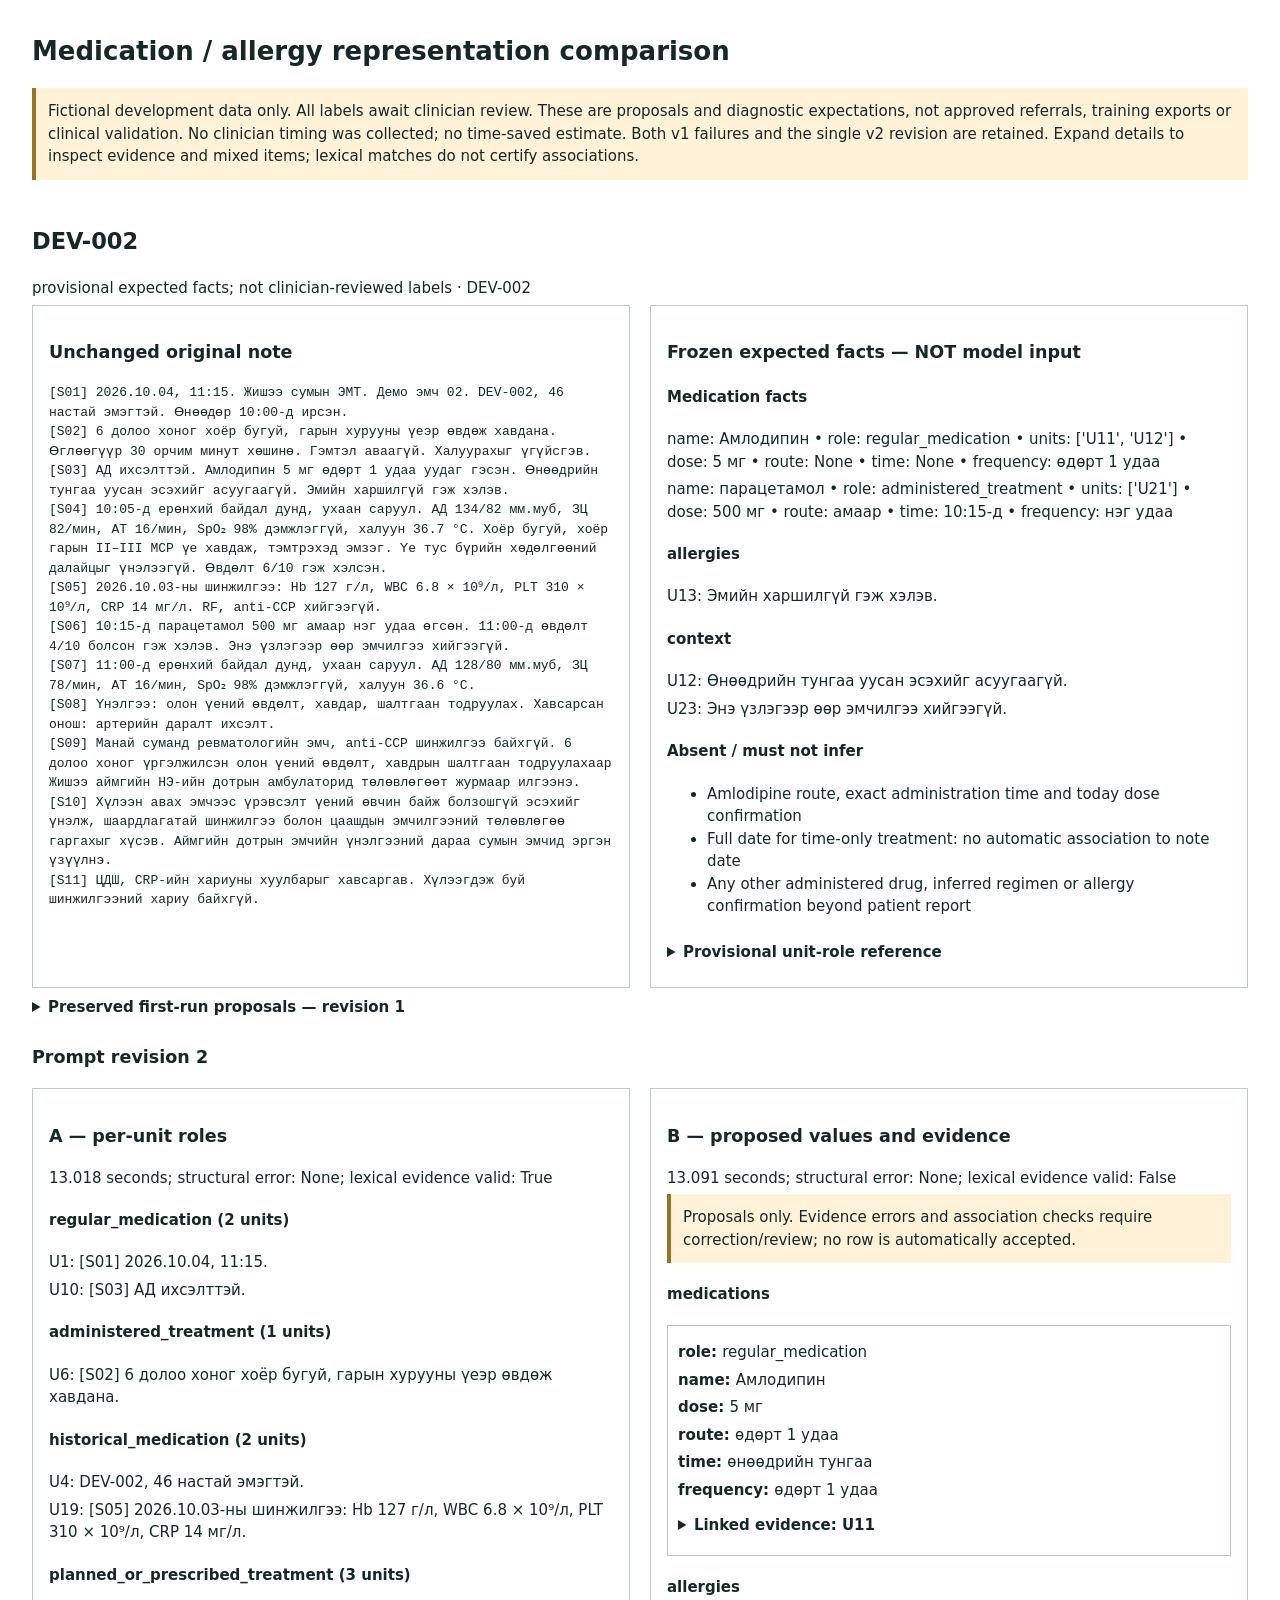
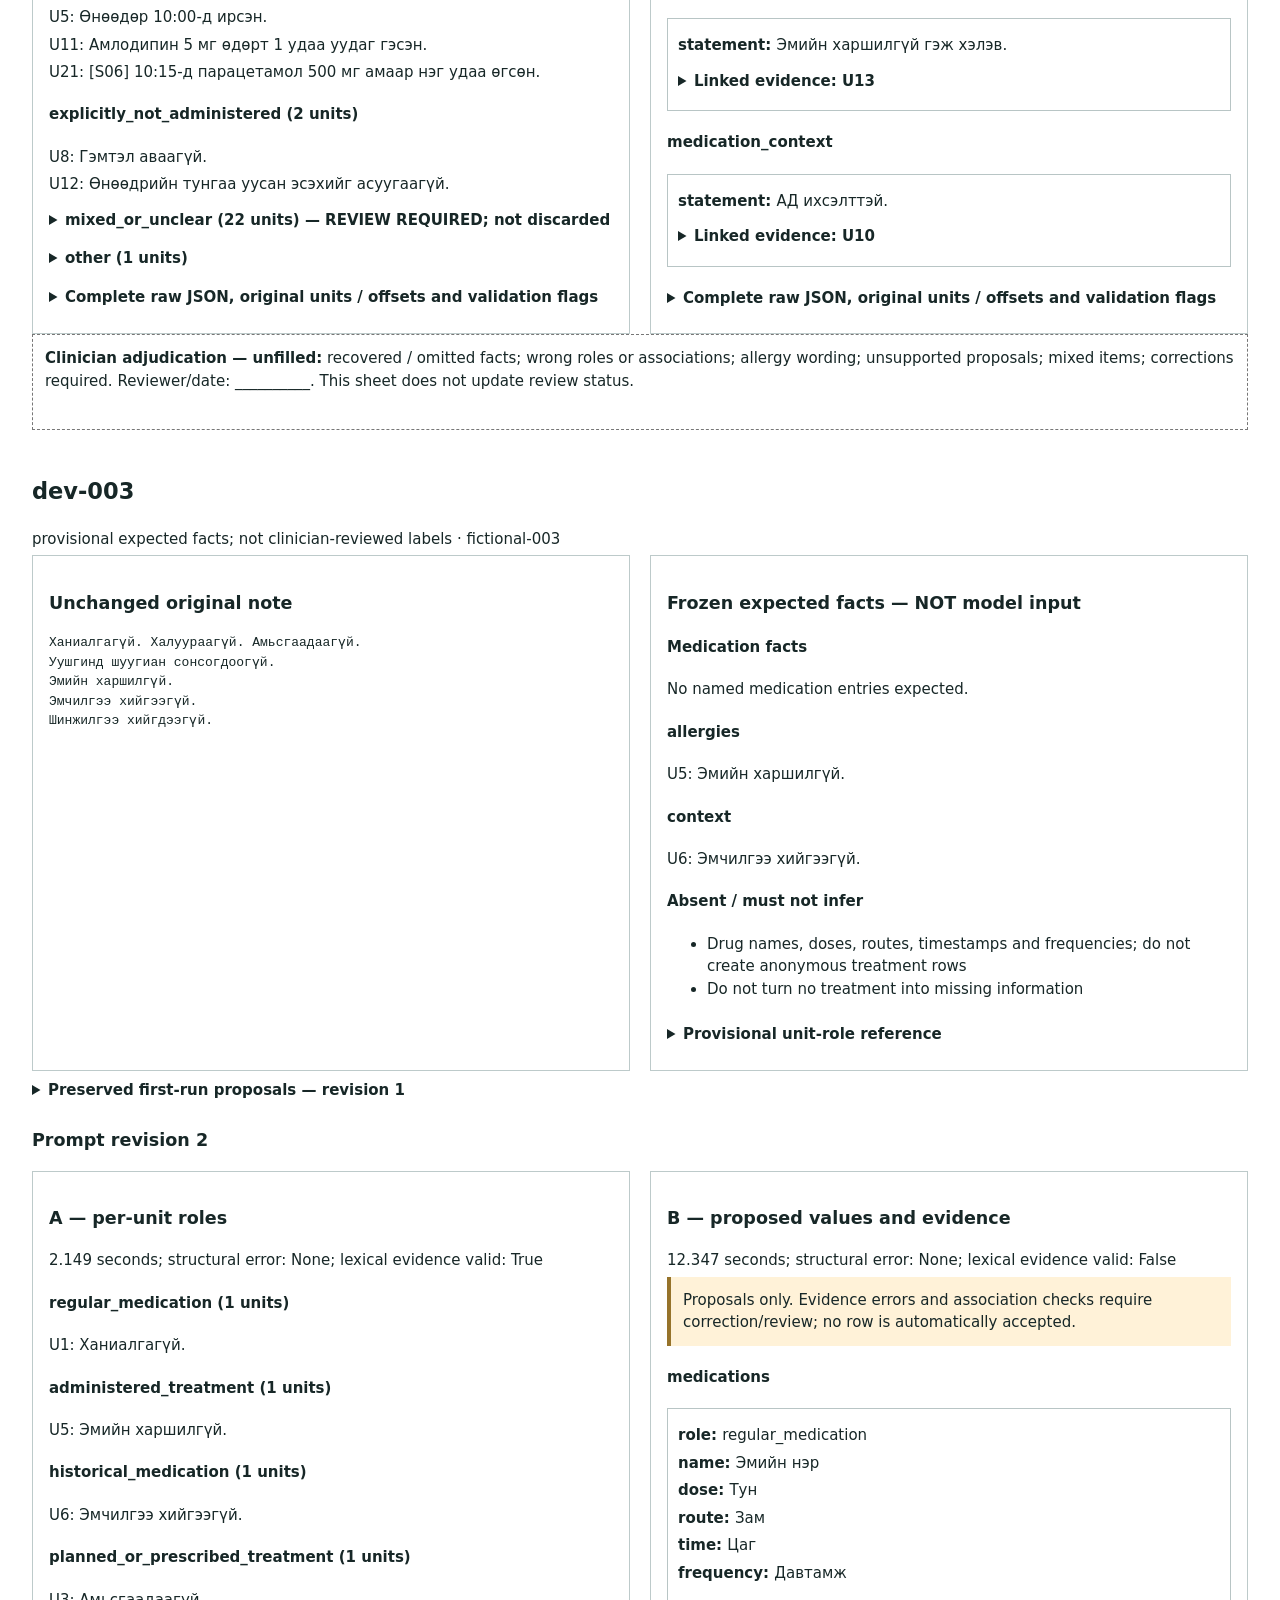
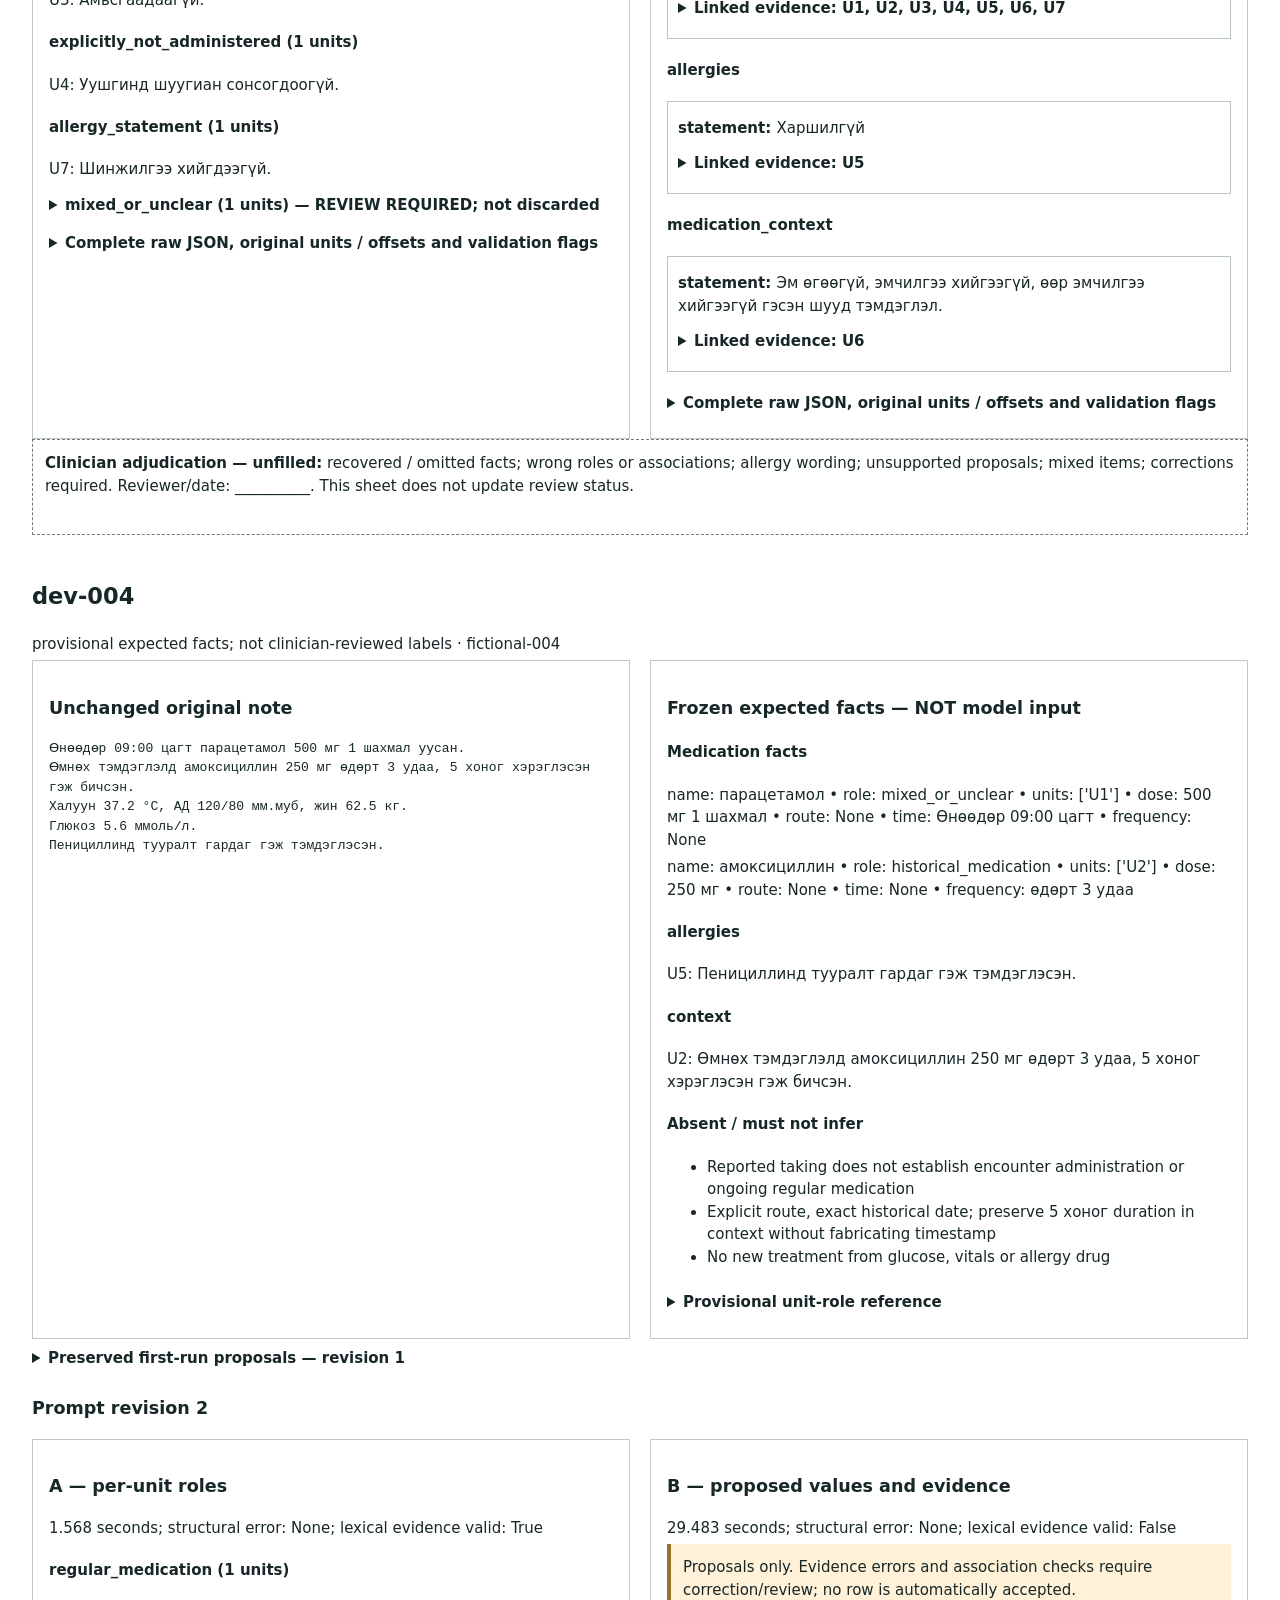
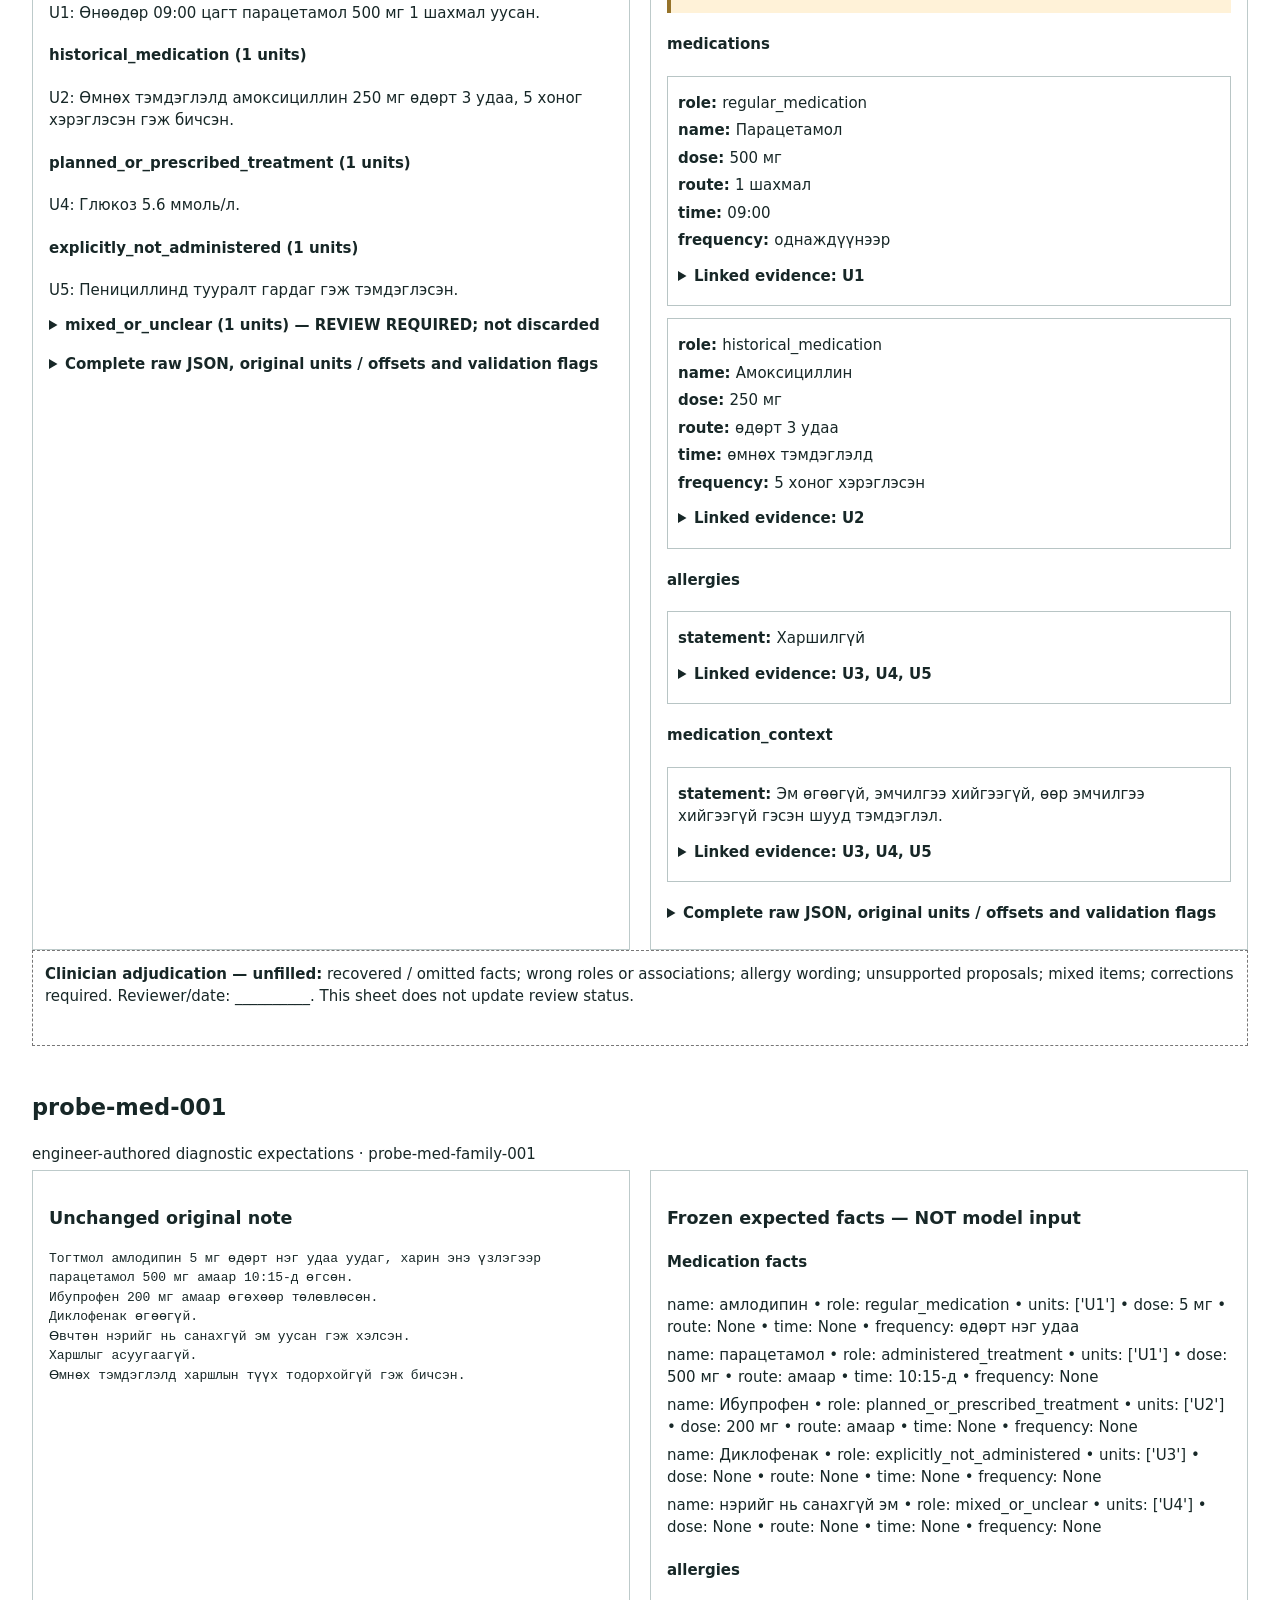
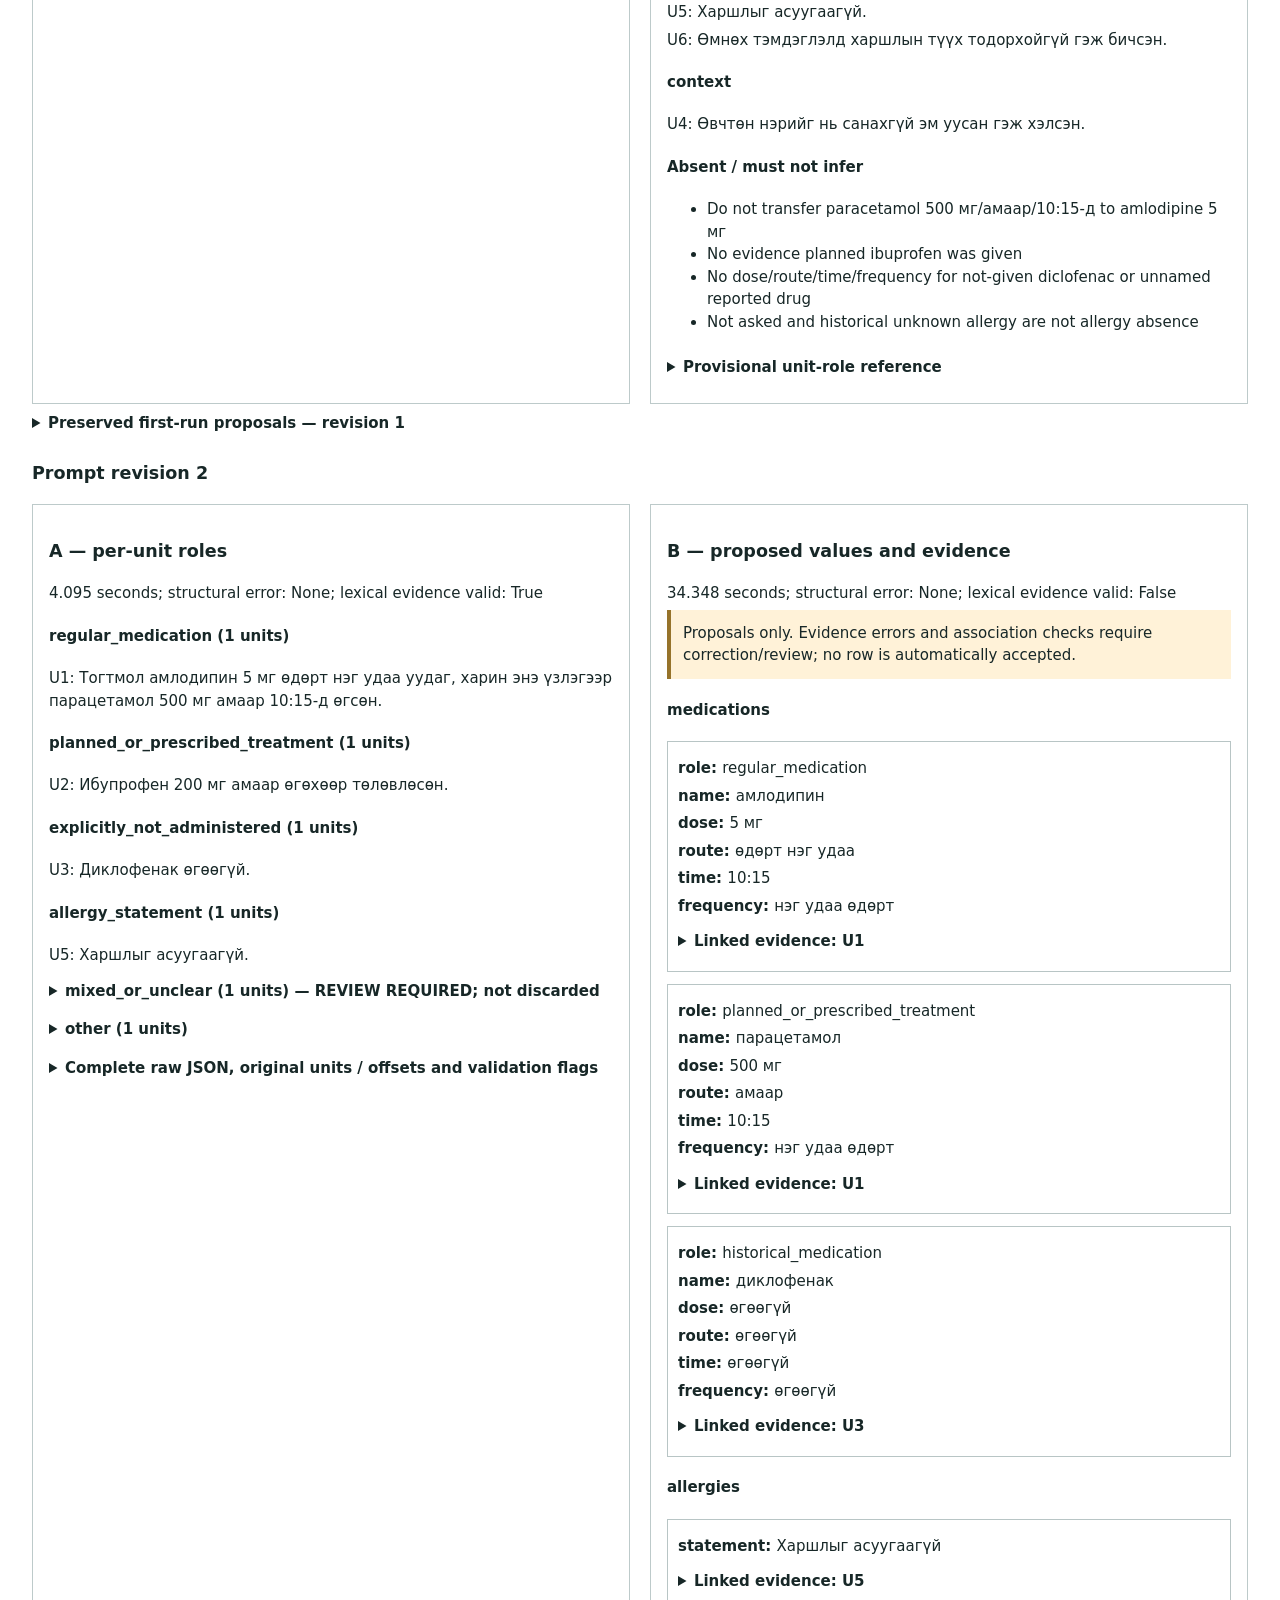
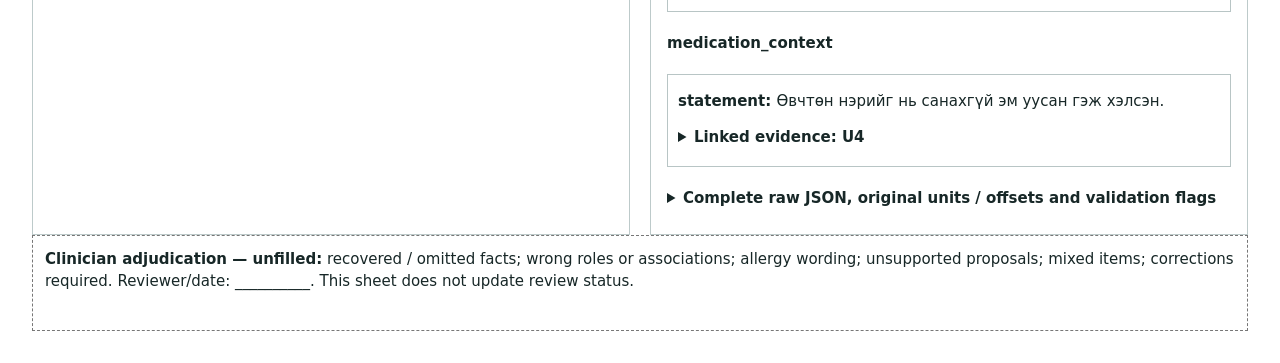
<file: evaluation/medication-v1/clinician-review.html>
<!doctype html><html lang="en"><meta charset="utf-8"><title>Medication representation review — fictional, unreviewed</title><style>body{font:15px/1.5 system-ui,sans-serif;color:#172727;margin:32px;max-width:1600px}h1{font-size:26px}.notice{padding:12px;background:#fff2d8;border-left:4px solid #96732a}.grid{display:grid;grid-template-columns:1fr 1fr;gap:20px}section{border:1px solid #bdcaca;padding:16px;min-width:0}pre{font:13px/1.5 ui-monospace,monospace;white-space:pre-wrap;overflow-wrap:anywhere}p{overflow-wrap:anywhere;margin:5px 0}h2{margin-top:45px}summary{cursor:pointer;font-weight:bold;padding:8px 0}.proposal{border:1px solid #b8c5c5;padding:10px;margin:12px 0}.review{border:1px dashed #777;min-height:70px;padding:12px}@media(max-width:800px){.grid{display:block}}@media print{body{margin:10mm;font-size:10pt}pre{font-size:9pt}.grid{display:block}section{margin-bottom:10px}h2,h3{break-after:avoid} }</style><h1>Medication / allergy representation comparison</h1><p class="notice">Fictional development data only. All labels await clinician review. These are proposals and diagnostic expectations, not approved referrals, training exports or clinical validation. No clinician timing was collected; no time-saved estimate. Both v1 failures and the single v2 revision are retained. Expand details to inspect evidence and mixed items; lexical matches do not certify associations.</p>
<h2>DEV-002</h2><p>provisional expected facts; not clinician-reviewed labels · DEV-002</p><div class="grid"><section><h3>Unchanged original note</h3><pre>[S01] 2026.10.04, 11:15. Жишээ сумын ЭМТ. Демо эмч 02. DEV-002, 46 настай эмэгтэй. Өнөөдөр 10:00-д ирсэн.
[S02] 6 долоо хоног хоёр бугуй, гарын хурууны үеэр өвдөж хавдана. Өглөөгүүр 30 орчим минут хөшинө. Гэмтэл аваагүй. Халуурахыг үгүйсгэв.
[S03] АД ихсэлттэй. Амлодипин 5 мг өдөрт 1 удаа уудаг гэсэн. Өнөөдрийн тунгаа уусан эсэхийг асуугаагүй. Эмийн харшилгүй гэж хэлэв.
[S04] 10:05-д ерөнхий байдал дунд, ухаан саруул. АД 134/82 мм.муб, ЗЦ 82/мин, АТ 16/мин, SpO₂ 98% дэмжлэггүй, халуун 36.7 °C. Хоёр бугуй, хоёр гарын II–III MCP үе хавдаж, тэмтрэхэд эмзэг. Үе тус бүрийн хөдөлгөөний далайцыг үнэлээгүй. Өвдөлт 6/10 гэж хэлсэн.
[S05] 2026.10.03-ны шинжилгээ: Hb 127 г/л, WBC 6.8 × 10⁹/л, PLT 310 × 10⁹/л, CRP 14 мг/л. RF, anti-CCP хийгээгүй.
[S06] 10:15-д парацетамол 500 мг амаар нэг удаа өгсөн. 11:00-д өвдөлт 4/10 болсон гэж хэлэв. Энэ үзлэгээр өөр эмчилгээ хийгээгүй.
[S07] 11:00-д ерөнхий байдал дунд, ухаан саруул. АД 128/80 мм.муб, ЗЦ 78/мин, АТ 16/мин, SpO₂ 98% дэмжлэггүй, халуун 36.6 °C.
[S08] Үнэлгээ: олон үений өвдөлт, хавдар, шалтгаан тодруулах. Хавсарсан онош: артерийн даралт ихсэлт.
[S09] Манай суманд ревматологийн эмч, anti-CCP шинжилгээ байхгүй. 6 долоо хоног үргэлжилсэн олон үений өвдөлт, хавдрын шалтгаан тодруулахаар Жишээ аймгийн НЭ-ийн дотрын амбулаторид төлөвлөгөөт журмаар илгээнэ.
[S10] Хүлээн авах эмчээс үрэвсэлт үений өвчин байж болзошгүй эсэхийг үнэлж, шаардлагатай шинжилгээ болон цаашдын эмчилгээний төлөвлөгөө гаргахыг хүсэв. Аймгийн дотрын эмчийн үнэлгээний дараа сумын эмчид эргэн үзүүлнэ.
[S11] ЦДШ, CRP-ийн хариуны хуулбарыг хавсаргав. Хүлээгдэж буй шинжилгээний хариу байхгүй.</pre></section><section><h3>Frozen expected facts — NOT model input</h3><h4>Medication facts</h4><p>name: Амлодипин • role: regular_medication • units: [&#x27;U11&#x27;, &#x27;U12&#x27;] • dose: 5 мг • route: None • time: None • frequency: өдөрт 1 удаа</p><p>name: парацетамол • role: administered_treatment • units: [&#x27;U21&#x27;] • dose: 500 мг • route: амаар • time: 10:15-д • frequency: нэг удаа</p><h4>allergies</h4><p>U13: Эмийн харшилгүй гэж хэлэв.</p><h4>context</h4><p>U12: Өнөөдрийн тунгаа уусан эсэхийг асуугаагүй.</p><p>U23: Энэ үзлэгээр өөр эмчилгээ хийгээгүй.</p><h4>Absent / must not infer</h4><ul><li>Amlodipine route, exact administration time and today dose confirmation</li><li>Full date for time-only treatment: no automatic association to note date</li><li>Any other administered drug, inferred regimen or allergy confirmation beyond patient report</li></ul><details><summary>Provisional unit-role reference</summary><pre>{
  &quot;U1&quot;: &quot;other&quot;,
  &quot;U2&quot;: &quot;other&quot;,
  &quot;U3&quot;: &quot;other&quot;,
  &quot;U4&quot;: &quot;other&quot;,
  &quot;U5&quot;: &quot;other&quot;,
  &quot;U6&quot;: &quot;other&quot;,
  &quot;U7&quot;: &quot;other&quot;,
  &quot;U8&quot;: &quot;other&quot;,
  &quot;U9&quot;: &quot;other&quot;,
  &quot;U10&quot;: &quot;other&quot;,
  &quot;U11&quot;: &quot;regular_medication&quot;,
  &quot;U12&quot;: &quot;regular_medication&quot;,
  &quot;U13&quot;: &quot;allergy_statement&quot;,
  &quot;U14&quot;: &quot;other&quot;,
  &quot;U15&quot;: &quot;other&quot;,
  &quot;U16&quot;: &quot;other&quot;,
  &quot;U17&quot;: &quot;other&quot;,
  &quot;U18&quot;: &quot;other&quot;,
  &quot;U19&quot;: &quot;other&quot;,
  &quot;U20&quot;: &quot;other&quot;,
  &quot;U21&quot;: &quot;administered_treatment&quot;,
  &quot;U22&quot;: &quot;other&quot;,
  &quot;U23&quot;: &quot;explicitly_not_administered&quot;,
  &quot;U24&quot;: &quot;other&quot;,
  &quot;U25&quot;: &quot;other&quot;,
  &quot;U26&quot;: &quot;other&quot;,
  &quot;U27&quot;: &quot;other&quot;,
  &quot;U28&quot;: &quot;other&quot;,
  &quot;U29&quot;: &quot;other&quot;,
  &quot;U30&quot;: &quot;other&quot;,
  &quot;U31&quot;: &quot;other&quot;,
  &quot;U32&quot;: &quot;other&quot;,
  &quot;U33&quot;: &quot;other&quot;
}</pre></details></section></div>
<details><summary>Preserved first-run proposals — revision 1</summary>
<h3>Prompt revision 1</h3><div class="grid">
<section><h3>A — per-unit roles</h3><p>24.412 seconds; structural error: None; lexical evidence valid: True</p><h4>administered_treatment (2 units)</h4><p>U11: Амлодипин 5 мг өдөрт 1 удаа уудаг гэсэн.</p><p>U21: [S06] 10:15-д парацетамол 500 мг амаар нэг удаа өгсөн.</p><h4>historical_medication (1 units)</h4><p>U19: [S05] 2026.10.03-ны шинжилгээ: Hb 127 г/л, WBC 6.8 × 10⁹/л, PLT 310 × 10⁹/л, CRP 14 мг/л.</p><h4>explicitly_not_administered (2 units)</h4><p>U8: Гэмтэл аваагүй.</p><p>U9: Халуурахыг үгүйсгэв.</p><details><summary>mixed_or_unclear (22 units) — REVIEW REQUIRED; not discarded</summary><p>U1: [S01] 2026.10.04, 11:15.</p><p>U6: [S02] 6 долоо хоног хоёр бугуй, гарын хурууны үеэр өвдөж хавдана.</p><p>U7: Өглөөгүүр 30 орчим минут хөшинө.</p><p>U10: [S03] АД ихсэлттэй.</p><p>U12: Өнөөдрийн тунгаа уусан эсэхийг асуугаагүй.</p><p>U13: Эмийн харшилгүй гэж хэлэв.</p><p>U14: [S04] 10:05-д ерөнхий байдал дунд, ухаан саруул.</p><p>U15: АД 134/82 мм.муб, ЗЦ 82/мин, АТ 16/мин, SpO₂ 98% дэмжлэггүй, халуун 36.7 °C.</p><p>U16: Хоёр бугуй, хоёр гарын II–III MCP үе хавдаж, тэмтрэхэд эмзэг.</p><p>U17: Үе тус бүрийн хөдөлгөөний далайцыг үнэлээгүй.</p><p>U18: Өвдөлт 6/10 гэж хэлсэн.</p><p>U22: 11:00-д өвдөлт 4/10 болсон гэж хэлэв.</p><p>U23: Энэ үзлэгээр өөр эмчилгээ хийгээгүй.</p><p>U24: [S07] 11:00-д ерөнхий байдал дунд, ухаан саруул.</p><p>U25: АД 128/80 мм.муб, ЗЦ 78/мин, АТ 16/мин, SpO₂ 98% дэмжлэггүй, халуун 36.6 °C.</p><p>U26: [S08] Үнэлгээ: олон үений өвдөлт, хавдар, шалтгаан тодруулах.</p><p>U27: Хавсарсан онош: артерийн даралт ихсэлт.</p><p>U29: 6 долоо хоног үргэлжилсэн олон үений өвдөлт, хавдрын шалтгаан тодруулахаар Жишээ аймгийн НЭ-ийн дотрын амбулаторид төлөвлөгөөт журмаар илгээнэ.</p><p>U30: [S10] Хүлээн авах эмчээс үрэвсэлт үений өвчин байж болзошгүй эсэхийг үнэлж, шаардлагатай шинжилгээ болон цаашдын эмчилгээний төлөвлөгөө гаргахыг хүсэв.</p><p>U31: Аймгийн дотрын эмчийн үнэлгээний дараа сумын эмчид эргэн үзүүлнэ.</p><p>U32: [S11] ЦДШ, CRP-ийн хариуны хуулбарыг хавсаргав.</p><p>U33: Хүлээгдэж буй шинжилгээний хариу байхгүй.</p></details><details><summary>other (6 units)</summary><p>U2: Жишээ сумын ЭМТ.</p><p>U3: Демо эмч 02.</p><p>U4: DEV-002, 46 настай эмэгтэй.</p><p>U5: Өнөөдөр 10:00-д ирсэн.</p><p>U20: RF, anti-CCP хийгээгүй.</p><p>U28: [S09] Манай суманд ревматологийн эмч, anti-CCP шинжилгээ байхгүй.</p></details>
<details><summary>Complete raw JSON, original units / offsets and validation flags</summary><pre>{
  &quot;U1&quot;: &quot;mixed_or_unclear&quot;,
  &quot;U2&quot;: &quot;other&quot;,
  &quot;U3&quot;: &quot;other&quot;,
  &quot;U4&quot;: &quot;other&quot;,
  &quot;U5&quot;: &quot;other&quot;,
  &quot;U6&quot;: &quot;mixed_or_unclear&quot;,
  &quot;U7&quot;: &quot;mixed_or_unclear&quot;,
  &quot;U8&quot;: &quot;explicitly_not_administered&quot;,
  &quot;U9&quot;: &quot;explicitly_not_administered&quot;,
  &quot;U10&quot;: &quot;mixed_or_unclear&quot;,
  &quot;U11&quot;: &quot;administered_treatment&quot;,
  &quot;U12&quot;: &quot;mixed_or_unclear&quot;,
  &quot;U13&quot;: &quot;mixed_or_unclear&quot;,
  &quot;U14&quot;: &quot;mixed_or_unclear&quot;,
  &quot;U15&quot;: &quot;mixed_or_unclear&quot;,
  &quot;U16&quot;: &quot;mixed_or_unclear&quot;,
  &quot;U17&quot;: &quot;mixed_or_unclear&quot;,
  &quot;U18&quot;: &quot;mixed_or_unclear&quot;,
  &quot;U19&quot;: &quot;historical_medication&quot;,
  &quot;U20&quot;: &quot;other&quot;,
  &quot;U21&quot;: &quot;administered_treatment&quot;,
  &quot;U22&quot;: &quot;mixed_or_unclear&quot;,
  &quot;U23&quot;: &quot;mixed_or_unclear&quot;,
  &quot;U24&quot;: &quot;mixed_or_unclear&quot;,
  &quot;U25&quot;: &quot;mixed_or_unclear&quot;,
  &quot;U26&quot;: &quot;mixed_or_unclear&quot;,
  &quot;U27&quot;: &quot;mixed_or_unclear&quot;,
  &quot;U28&quot;: &quot;other&quot;,
  &quot;U29&quot;: &quot;mixed_or_unclear&quot;,
  &quot;U30&quot;: &quot;mixed_or_unclear&quot;,
  &quot;U31&quot;: &quot;mixed_or_unclear&quot;,
  &quot;U32&quot;: &quot;mixed_or_unclear&quot;,
  &quot;U33&quot;: &quot;mixed_or_unclear&quot;
}</pre><pre>{
  &quot;source_mapping&quot;: {
    &quot;U1&quot;: {
      &quot;id&quot;: 1,
      &quot;start&quot;: 0,
      &quot;end&quot;: 24,
      &quot;text&quot;: &quot;[S01] 2026.10.04, 11:15.&quot;,
      &quot;model_text&quot;: &quot;2026.10.04, 11:15.&quot;
    },
    &quot;U2&quot;: {
      &quot;id&quot;: 2,
      &quot;start&quot;: 25,
      &quot;end&quot;: 41,
      &quot;text&quot;: &quot;Жишээ сумын ЭМТ.&quot;,
      &quot;model_text&quot;: &quot;Жишээ сумын ЭМТ.&quot;
    },
    &quot;U3&quot;: {
      &quot;id&quot;: 3,
      &quot;start&quot;: 42,
      &quot;end&quot;: 54,
      &quot;text&quot;: &quot;Демо эмч 02.&quot;,
      &quot;model_text&quot;: &quot;Демо эмч 02.&quot;
    },
    &quot;U4&quot;: {
      &quot;id&quot;: 4,
      &quot;start&quot;: 55,
      &quot;end&quot;: 82,
      &quot;text&quot;: &quot;DEV-002, 46 настай эмэгтэй.&quot;,
      &quot;model_text&quot;: &quot;DEV-002, 46 настай эмэгтэй.&quot;
    },
    &quot;U5&quot;: {
      &quot;id&quot;: 5,
      &quot;start&quot;: 83,
      &quot;end&quot;: 105,
      &quot;text&quot;: &quot;Өнөөдөр 10:00-д ирсэн.&quot;,
      &quot;model_text&quot;: &quot;Өнөөдөр 10:00-д ирсэн.&quot;
    },
    &quot;U6&quot;: {
      &quot;id&quot;: 6,
      &quot;start&quot;: 106,
      &quot;end&quot;: 171,
      &quot;text&quot;: &quot;[S02] 6 долоо хоног хоёр бугуй, гарын хурууны үеэр өвдөж хавдана.&quot;,
      &quot;model_text&quot;: &quot;6 долоо хоног хоёр бугуй, гарын хурууны үеэр өвдөж хавдана.&quot;
    },
    &quot;U7&quot;: {
      &quot;id&quot;: 7,
      &quot;start&quot;: 172,
      &quot;end&quot;: 204,
      &quot;text&quot;: &quot;Өглөөгүүр 30 орчим минут хөшинө.&quot;,
      &quot;model_text&quot;: &quot;Өглөөгүүр 30 орчим минут хөшинө.&quot;
    },
    &quot;U8&quot;: {
      &quot;id&quot;: 8,
      &quot;start&quot;: 205,
      &quot;end&quot;: 220,
      &quot;text&quot;: &quot;Гэмтэл аваагүй.&quot;,
      &quot;model_text&quot;: &quot;Гэмтэл аваагүй.&quot;
    },
    &quot;U9&quot;: {
      &quot;id&quot;: 9,
      &quot;start&quot;: 221,
      &quot;end&quot;: 241,
      &quot;text&quot;: &quot;Халуурахыг үгүйсгэв.&quot;,
      &quot;model_text&quot;: &quot;Халуурахыг үгүйсгэв.&quot;
    },
    &quot;U10&quot;: {
      &quot;id&quot;: 10,
      &quot;start&quot;: 242,
      &quot;end&quot;: 261,
      &quot;text&quot;: &quot;[S03] АД ихсэлттэй.&quot;,
      &quot;model_text&quot;: &quot;АД ихсэлттэй.&quot;
    },
    &quot;U11&quot;: {
      &quot;id&quot;: 11,
      &quot;start&quot;: 262,
      &quot;end&quot;: 302,
      &quot;text&quot;: &quot;Амлодипин 5 мг өдөрт 1 удаа уудаг гэсэн.&quot;,
      &quot;model_text&quot;: &quot;Амлодипин 5 мг өдөрт 1 удаа уудаг гэсэн.&quot;
    },
    &quot;U12&quot;: {
      &quot;id&quot;: 12,
      &quot;start&quot;: 303,
      &quot;end&quot;: 345,
      &quot;text&quot;: &quot;Өнөөдрийн тунгаа уусан эсэхийг асуугаагүй.&quot;,
      &quot;model_text&quot;: &quot;Өнөөдрийн тунгаа уусан эсэхийг асуугаагүй.&quot;
    },
    &quot;U13&quot;: {
      &quot;id&quot;: 13,
      &quot;start&quot;: 346,
      &quot;end&quot;: 372,
      &quot;text&quot;: &quot;Эмийн харшилгүй гэж хэлэв.&quot;,
      &quot;model_text&quot;: &quot;Эмийн харшилгүй гэж хэлэв.&quot;
    },
    &quot;U14&quot;: {
      &quot;id&quot;: 14,
      &quot;start&quot;: 373,
      &quot;end&quot;: 421,
      &quot;text&quot;: &quot;[S04] 10:05-д ерөнхий байдал дунд, ухаан саруул.&quot;,
      &quot;model_text&quot;: &quot;10:05-д ерөнхий байдал дунд, ухаан саруул.&quot;
    },
    &quot;U15&quot;: {
      &quot;id&quot;: 15,
      &quot;start&quot;: 422,
      &quot;end&quot;: 498,
      &quot;text&quot;: &quot;АД 134/82 мм.муб, ЗЦ 82/мин, АТ 16/мин, SpO₂ 98% дэмжлэггүй, халуун 36.7 °C.&quot;,
      &quot;model_text&quot;: &quot;АД 134/82 мм.муб, ЗЦ 82/мин, АТ 16/мин, SpO₂ 98% дэмжлэггүй, халуун 36.7 °C.&quot;
    },
    &quot;U16&quot;: {
      &quot;id&quot;: 16,
      &quot;start&quot;: 499,
      &quot;end&quot;: 560,
      &quot;text&quot;: &quot;Хоёр бугуй, хоёр гарын II–III MCP үе хавдаж, тэмтрэхэд эмзэг.&quot;,
      &quot;model_text&quot;: &quot;Хоёр бугуй, хоёр гарын II–III MCP үе хавдаж, тэмтрэхэд эмзэг.&quot;
    },
    &quot;U17&quot;: {
      &quot;id&quot;: 17,
      &quot;start&quot;: 561,
      &quot;end&quot;: 606,
      &quot;text&quot;: &quot;Үе тус бүрийн хөдөлгөөний далайцыг үнэлээгүй.&quot;,
      &quot;model_text&quot;: &quot;Үе тус бүрийн хөдөлгөөний далайцыг үнэлээгүй.&quot;
    },
    &quot;U18&quot;: {
      &quot;id&quot;: 18,
      &quot;start&quot;: 607,
      &quot;end&quot;: 630,
      &quot;text&quot;: &quot;Өвдөлт 6/10 гэж хэлсэн.&quot;,
      &quot;model_text&quot;: &quot;Өвдөлт 6/10 гэж хэлсэн.&quot;
    },
    &quot;U19&quot;: {
      &quot;id&quot;: 19,
      &quot;start&quot;: 631,
      &quot;end&quot;: 720,
      &quot;text&quot;: &quot;[S05] 2026.10.03-ны шинжилгээ: Hb 127 г/л, WBC 6.8 × 10⁹/л, PLT 310 × 10⁹/л, CRP 14 мг/л.&quot;,
      &quot;model_text&quot;: &quot;2026.10.03-ны шинжилгээ: Hb 127 г/л, WBC 6.8 × 10⁹/л, PLT 310 × 10⁹/л, CRP 14 мг/л.&quot;
    },
    &quot;U20&quot;: {
      &quot;id&quot;: 20,
      &quot;start&quot;: 721,
      &quot;end&quot;: 744,
      &quot;text&quot;: &quot;RF, anti-CCP хийгээгүй.&quot;,
      &quot;model_text&quot;: &quot;RF, anti-CCP хийгээгүй.&quot;
    },
    &quot;U21&quot;: {
      &quot;id&quot;: 21,
      &quot;start&quot;: 745,
      &quot;end&quot;: 799,
      &quot;text&quot;: &quot;[S06] 10:15-д парацетамол 500 мг амаар нэг удаа өгсөн.&quot;,
      &quot;model_text&quot;: &quot;10:15-д парацетамол 500 мг амаар нэг удаа өгсөн.&quot;
    },
    &quot;U22&quot;: {
      &quot;id&quot;: 22,
      &quot;start&quot;: 800,
      &quot;end&quot;: 837,
      &quot;text&quot;: &quot;11:00-д өвдөлт 4/10 болсон гэж хэлэв.&quot;,
      &quot;model_text&quot;: &quot;11:00-д өвдөлт 4/10 болсон гэж хэлэв.&quot;
    },
    &quot;U23&quot;: {
      &quot;id&quot;: 23,
      &quot;start&quot;: 838,
      &quot;end&quot;: 874,
      &quot;text&quot;: &quot;Энэ үзлэгээр өөр эмчилгээ хийгээгүй.&quot;,
      &quot;model_text&quot;: &quot;Энэ үзлэгээр өөр эмчилгээ хийгээгүй.&quot;
    },
    &quot;U24&quot;: {
      &quot;id&quot;: 24,
      &quot;start&quot;: 875,
      &quot;end&quot;: 923,
      &quot;text&quot;: &quot;[S07] 11:00-д ерөнхий байдал дунд, ухаан саруул.&quot;,
      &quot;model_text&quot;: &quot;11:00-д ерөнхий байдал дунд, ухаан саруул.&quot;
    },
    &quot;U25&quot;: {
      &quot;id&quot;: 25,
      &quot;start&quot;: 924,
      &quot;end&quot;: 1000,
      &quot;text&quot;: &quot;АД 128/80 мм.муб, ЗЦ 78/мин, АТ 16/мин, SpO₂ 98% дэмжлэггүй, халуун 36.6 °C.&quot;,
      &quot;model_text&quot;: &quot;АД 128/80 мм.муб, ЗЦ 78/мин, АТ 16/мин, SpO₂ 98% дэмжлэггүй, халуун 36.6 °C.&quot;
    },
    &quot;U26&quot;: {
      &quot;id&quot;: 26,
      &quot;start&quot;: 1001,
      &quot;end&quot;: 1062,
      &quot;text&quot;: &quot;[S08] Үнэлгээ: олон үений өвдөлт, хавдар, шалтгаан тодруулах.&quot;,
      &quot;model_text&quot;: &quot;Үнэлгээ: олон үений өвдөлт, хавдар, шалтгаан тодруулах.&quot;
    },
    &quot;U27&quot;: {
      &quot;id&quot;: 27,
      &quot;start&quot;: 1063,
      &quot;end&quot;: 1102,
      &quot;text&quot;: &quot;Хавсарсан онош: артерийн даралт ихсэлт.&quot;,
      &quot;model_text&quot;: &quot;Хавсарсан онош: артерийн даралт ихсэлт.&quot;
    },
    &quot;U28&quot;: {
      &quot;id&quot;: 28,
      &quot;start&quot;: 1103,
      &quot;end&quot;: 1168,
      &quot;text&quot;: &quot;[S09] Манай суманд ревматологийн эмч, anti-CCP шинжилгээ байхгүй.&quot;,
      &quot;model_text&quot;: &quot;Манай суманд ревматологийн эмч, anti-CCP шинжилгээ байхгүй.&quot;
    },
    &quot;U29&quot;: {
      &quot;id&quot;: 29,
      &quot;start&quot;: 1169,
      &quot;end&quot;: 1312,
      &quot;text&quot;: &quot;6 долоо хоног үргэлжилсэн олон үений өвдөлт, хавдрын шалтгаан тодруулахаар Жишээ аймгийн НЭ-ийн дотрын амбулаторид төлөвлөгөөт журмаар илгээнэ.&quot;,
      &quot;model_text&quot;: &quot;6 долоо хоног үргэлжилсэн олон үений өвдөлт, хавдрын шалтгаан тодруулахаар Жишээ аймгийн НЭ-ийн дотрын амбулаторид төлөвлөгөөт журмаар илгээнэ.&quot;
    },
    &quot;U30&quot;: {
      &quot;id&quot;: 30,
      &quot;start&quot;: 1313,
      &quot;end&quot;: 1464,
      &quot;text&quot;: &quot;[S10] Хүлээн авах эмчээс үрэвсэлт үений өвчин байж болзошгүй эсэхийг үнэлж, шаардлагатай шинжилгээ болон цаашдын эмчилгээний төлөвлөгөө гаргахыг хүсэв.&quot;,
      &quot;model_text&quot;: &quot;Хүлээн авах эмчээс үрэвсэлт үений өвчин байж болзошгүй эсэхийг үнэлж, шаардлагатай шинжилгээ болон цаашдын эмчилгээний төлөвлөгөө гаргахыг хүсэв.&quot;
    },
    &quot;U31&quot;: {
      &quot;id&quot;: 31,
      &quot;start&quot;: 1465,
      &quot;end&quot;: 1530,
      &quot;text&quot;: &quot;Аймгийн дотрын эмчийн үнэлгээний дараа сумын эмчид эргэн үзүүлнэ.&quot;,
      &quot;model_text&quot;: &quot;Аймгийн дотрын эмчийн үнэлгээний дараа сумын эмчид эргэн үзүүлнэ.&quot;
    },
    &quot;U32&quot;: {
      &quot;id&quot;: 32,
      &quot;start&quot;: 1531,
      &quot;end&quot;: 1578,
      &quot;text&quot;: &quot;[S11] ЦДШ, CRP-ийн хариуны хуулбарыг хавсаргав.&quot;,
      &quot;model_text&quot;: &quot;ЦДШ, CRP-ийн хариуны хуулбарыг хавсаргав.&quot;
    },
    &quot;U33&quot;: {
      &quot;id&quot;: 33,
      &quot;start&quot;: 1579,
      &quot;end&quot;: 1620,
      &quot;text&quot;: &quot;Хүлээгдэж буй шинжилгээний хариу байхгүй.&quot;,
      &quot;model_text&quot;: &quot;Хүлээгдэж буй шинжилгээний хариу байхгүй.&quot;
    }
  },
  &quot;evidence_errors&quot;: [],
  &quot;review_flags&quot;: [
    {
      &quot;source_unit&quot;: &quot;U1&quot;,
      &quot;type&quot;: &quot;mixed_or_unclear_requires_review&quot;
    },
    {
      &quot;source_unit&quot;: &quot;U6&quot;,
      &quot;type&quot;: &quot;mixed_or_unclear_requires_review&quot;
    },
    {
      &quot;source_unit&quot;: &quot;U7&quot;,
      &quot;type&quot;: &quot;mixed_or_unclear_requires_review&quot;
    },
    {
      &quot;source_unit&quot;: &quot;U10&quot;,
      &quot;type&quot;: &quot;mixed_or_unclear_requires_review&quot;
    },
    {
      &quot;source_unit&quot;: &quot;U12&quot;,
      &quot;type&quot;: &quot;mixed_or_unclear_requires_review&quot;
    },
    {
      &quot;source_unit&quot;: &quot;U13&quot;,
      &quot;type&quot;: &quot;mixed_or_unclear_requires_review&quot;
    },
    {
      &quot;source_unit&quot;: &quot;U14&quot;,
      &quot;type&quot;: &quot;mixed_or_unclear_requires_review&quot;
    },
    {
      &quot;source_unit&quot;: &quot;U15&quot;,
      &quot;type&quot;: &quot;mixed_or_unclear_requires_review&quot;
    },
    {
      &quot;source_unit&quot;: &quot;U16&quot;,
      &quot;type&quot;: &quot;mixed_or_unclear_requires_review&quot;
    },
    {
      &quot;source_unit&quot;: &quot;U17&quot;,
      &quot;type&quot;: &quot;mixed_or_unclear_requires_review&quot;
    },
    {
      &quot;source_unit&quot;: &quot;U18&quot;,
      &quot;type&quot;: &quot;mixed_or_unclear_requires_review&quot;
    },
    {
      &quot;source_unit&quot;: &quot;U22&quot;,
      &quot;type&quot;: &quot;mixed_or_unclear_requires_review&quot;
    },
    {
      &quot;source_unit&quot;: &quot;U23&quot;,
      &quot;type&quot;: &quot;mixed_or_unclear_requires_review&quot;
    },
    {
      &quot;source_unit&quot;: &quot;U24&quot;,
      &quot;type&quot;: &quot;mixed_or_unclear_requires_review&quot;
    },
    {
      &quot;source_unit&quot;: &quot;U25&quot;,
      &quot;type&quot;: &quot;mixed_or_unclear_requires_review&quot;
    },
    {
      &quot;source_unit&quot;: &quot;U26&quot;,
      &quot;type&quot;: &quot;mixed_or_unclear_requires_review&quot;
    },
    {
      &quot;source_unit&quot;: &quot;U27&quot;,
      &quot;type&quot;: &quot;mixed_or_unclear_requires_review&quot;
    },
    {
      &quot;source_unit&quot;: &quot;U29&quot;,
      &quot;type&quot;: &quot;mixed_or_unclear_requires_review&quot;
    },
    {
      &quot;source_unit&quot;: &quot;U30&quot;,
      &quot;type&quot;: &quot;mixed_or_unclear_requires_review&quot;
    },
    {
      &quot;source_unit&quot;: &quot;U31&quot;,
      &quot;type&quot;: &quot;mixed_or_unclear_requires_review&quot;
    },
    {
      &quot;source_unit&quot;: &quot;U32&quot;,
      &quot;type&quot;: &quot;mixed_or_unclear_requires_review&quot;
    },
    {
      &quot;source_unit&quot;: &quot;U33&quot;,
      &quot;type&quot;: &quot;mixed_or_unclear_requires_review&quot;
    }
  ]
}</pre></details></section>
<section><h3>B — proposed values and evidence</h3><p>16.815 seconds; structural error: None; lexical evidence valid: False</p><p class="notice">Proposals only. Evidence errors and association checks require correction/review; no row is automatically accepted.</p><h4>medications</h4><div class="proposal"><p><b>role: </b>administered_treatment</p><p><b>name: </b>Амлодипин</p><p><b>dose: </b>5 мг</p><p><b>route: </b>өдөрт 1 удаа</p><p><b>time: </b>өнөөдрийн тунгаа</p><p><b>frequency: </b>өдөрт 1 удаа</p><details><summary>Linked evidence: U11</summary><pre>[
  {
    &quot;source_unit&quot;: &quot;U11&quot;,
    &quot;quote&quot;: &quot;Амлодипин 5 мг өдөрт 1 удаа уудаг гэсэн.&quot;
  }
]</pre></details></div><div class="proposal"><p><b>role: </b>administered_treatment</p><p><b>name: </b>Парацетамол</p><p><b>dose: </b>500 мг</p><p><b>route: </b>амаар нэг удаа</p><p><b>time: </b>10:15-д</p><p><b>frequency: </b>нэг удаа</p><details><summary>Linked evidence: U21</summary><pre>[
  {
    &quot;source_unit&quot;: &quot;U21&quot;,
    &quot;quote&quot;: &quot;Парацетамол 500 мг амаар нэг удаа өгсөн.&quot;
  }
]</pre></details></div><h4>allergies</h4><div class="proposal"><p><b>statement: </b>АД ихсэлттэй</p><details><summary>Linked evidence: U10</summary><pre>[
  {
    &quot;source_unit&quot;: &quot;U10&quot;,
    &quot;quote&quot;: &quot;АД ихсэлттэй.&quot;
  }
]</pre></details></div><h4>medication_context</h4><div class="proposal"><p><b>statement: </b>Өнөөдрийн тунгаа уусан эсэхийг асуугаагүй</p><details><summary>Linked evidence: U12</summary><pre>[
  {
    &quot;source_unit&quot;: &quot;U12&quot;,
    &quot;quote&quot;: &quot;Өнөөдрийн тунгаа уусан эсэхийг асуугаагүй.&quot;
  }
]</pre></details></div><div class="proposal"><p><b>statement: </b>Энэ үзлэгээр өөр эмчилгээ хийгээгүй</p><details><summary>Linked evidence: U23</summary><pre>[
  {
    &quot;source_unit&quot;: &quot;U23&quot;,
    &quot;quote&quot;: &quot;Энэ үзлэгээр өөр эмчилгээ хийгээгүй.&quot;
  }
]</pre></details></div>
<details><summary>Complete raw JSON, original units / offsets and validation flags</summary><pre>{
  &quot;medications&quot;: [
    {
      &quot;role&quot;: &quot;administered_treatment&quot;,
      &quot;name&quot;: &quot;Амлодипин&quot;,
      &quot;dose&quot;: &quot;5 мг&quot;,
      &quot;route&quot;: &quot;өдөрт 1 удаа&quot;,
      &quot;time&quot;: &quot;өнөөдрийн тунгаа&quot;,
      &quot;frequency&quot;: &quot;өдөрт 1 удаа&quot;,
      &quot;evidence&quot;: [
        {
          &quot;source_unit&quot;: &quot;U11&quot;,
          &quot;quote&quot;: &quot;Амлодипин 5 мг өдөрт 1 удаа уудаг гэсэн.&quot;
        }
      ]
    },
    {
      &quot;role&quot;: &quot;administered_treatment&quot;,
      &quot;name&quot;: &quot;Парацетамол&quot;,
      &quot;dose&quot;: &quot;500 мг&quot;,
      &quot;route&quot;: &quot;амаар нэг удаа&quot;,
      &quot;time&quot;: &quot;10:15-д&quot;,
      &quot;frequency&quot;: &quot;нэг удаа&quot;,
      &quot;evidence&quot;: [
        {
          &quot;source_unit&quot;: &quot;U21&quot;,
          &quot;quote&quot;: &quot;Парацетамол 500 мг амаар нэг удаа өгсөн.&quot;
        }
      ]
    }
  ],
  &quot;allergies&quot;: [
    {
      &quot;statement&quot;: &quot;АД ихсэлттэй&quot;,
      &quot;evidence&quot;: [
        {
          &quot;source_unit&quot;: &quot;U10&quot;,
          &quot;quote&quot;: &quot;АД ихсэлттэй.&quot;
        }
      ]
    }
  ],
  &quot;medication_context&quot;: [
    {
      &quot;statement&quot;: &quot;Өнөөдрийн тунгаа уусан эсэхийг асуугаагүй&quot;,
      &quot;evidence&quot;: [
        {
          &quot;source_unit&quot;: &quot;U12&quot;,
          &quot;quote&quot;: &quot;Өнөөдрийн тунгаа уусан эсэхийг асуугаагүй.&quot;
        }
      ]
    },
    {
      &quot;statement&quot;: &quot;Энэ үзлэгээр өөр эмчилгээ хийгээгүй&quot;,
      &quot;evidence&quot;: [
        {
          &quot;source_unit&quot;: &quot;U23&quot;,
          &quot;quote&quot;: &quot;Энэ үзлэгээр өөр эмчилгээ хийгээгүй.&quot;
        }
      ]
    }
  ]
}</pre><pre>{
  &quot;source_mapping&quot;: {
    &quot;U1&quot;: {
      &quot;id&quot;: 1,
      &quot;start&quot;: 0,
      &quot;end&quot;: 24,
      &quot;text&quot;: &quot;[S01] 2026.10.04, 11:15.&quot;,
      &quot;model_text&quot;: &quot;2026.10.04, 11:15.&quot;
    },
    &quot;U2&quot;: {
      &quot;id&quot;: 2,
      &quot;start&quot;: 25,
      &quot;end&quot;: 41,
      &quot;text&quot;: &quot;Жишээ сумын ЭМТ.&quot;,
      &quot;model_text&quot;: &quot;Жишээ сумын ЭМТ.&quot;
    },
    &quot;U3&quot;: {
      &quot;id&quot;: 3,
      &quot;start&quot;: 42,
      &quot;end&quot;: 54,
      &quot;text&quot;: &quot;Демо эмч 02.&quot;,
      &quot;model_text&quot;: &quot;Демо эмч 02.&quot;
    },
    &quot;U4&quot;: {
      &quot;id&quot;: 4,
      &quot;start&quot;: 55,
      &quot;end&quot;: 82,
      &quot;text&quot;: &quot;DEV-002, 46 настай эмэгтэй.&quot;,
      &quot;model_text&quot;: &quot;DEV-002, 46 настай эмэгтэй.&quot;
    },
    &quot;U5&quot;: {
      &quot;id&quot;: 5,
      &quot;start&quot;: 83,
      &quot;end&quot;: 105,
      &quot;text&quot;: &quot;Өнөөдөр 10:00-д ирсэн.&quot;,
      &quot;model_text&quot;: &quot;Өнөөдөр 10:00-д ирсэн.&quot;
    },
    &quot;U6&quot;: {
      &quot;id&quot;: 6,
      &quot;start&quot;: 106,
      &quot;end&quot;: 171,
      &quot;text&quot;: &quot;[S02] 6 долоо хоног хоёр бугуй, гарын хурууны үеэр өвдөж хавдана.&quot;,
      &quot;model_text&quot;: &quot;6 долоо хоног хоёр бугуй, гарын хурууны үеэр өвдөж хавдана.&quot;
    },
    &quot;U7&quot;: {
      &quot;id&quot;: 7,
      &quot;start&quot;: 172,
      &quot;end&quot;: 204,
      &quot;text&quot;: &quot;Өглөөгүүр 30 орчим минут хөшинө.&quot;,
      &quot;model_text&quot;: &quot;Өглөөгүүр 30 орчим минут хөшинө.&quot;
    },
    &quot;U8&quot;: {
      &quot;id&quot;: 8,
      &quot;start&quot;: 205,
      &quot;end&quot;: 220,
      &quot;text&quot;: &quot;Гэмтэл аваагүй.&quot;,
      &quot;model_text&quot;: &quot;Гэмтэл аваагүй.&quot;
    },
    &quot;U9&quot;: {
      &quot;id&quot;: 9,
      &quot;start&quot;: 221,
      &quot;end&quot;: 241,
      &quot;text&quot;: &quot;Халуурахыг үгүйсгэв.&quot;,
      &quot;model_text&quot;: &quot;Халуурахыг үгүйсгэв.&quot;
    },
    &quot;U10&quot;: {
      &quot;id&quot;: 10,
      &quot;start&quot;: 242,
      &quot;end&quot;: 261,
      &quot;text&quot;: &quot;[S03] АД ихсэлттэй.&quot;,
      &quot;model_text&quot;: &quot;АД ихсэлттэй.&quot;
    },
    &quot;U11&quot;: {
      &quot;id&quot;: 11,
      &quot;start&quot;: 262,
      &quot;end&quot;: 302,
      &quot;text&quot;: &quot;Амлодипин 5 мг өдөрт 1 удаа уудаг гэсэн.&quot;,
      &quot;model_text&quot;: &quot;Амлодипин 5 мг өдөрт 1 удаа уудаг гэсэн.&quot;
    },
    &quot;U12&quot;: {
      &quot;id&quot;: 12,
      &quot;start&quot;: 303,
      &quot;end&quot;: 345,
      &quot;text&quot;: &quot;Өнөөдрийн тунгаа уусан эсэхийг асуугаагүй.&quot;,
      &quot;model_text&quot;: &quot;Өнөөдрийн тунгаа уусан эсэхийг асуугаагүй.&quot;
    },
    &quot;U13&quot;: {
      &quot;id&quot;: 13,
      &quot;start&quot;: 346,
      &quot;end&quot;: 372,
      &quot;text&quot;: &quot;Эмийн харшилгүй гэж хэлэв.&quot;,
      &quot;model_text&quot;: &quot;Эмийн харшилгүй гэж хэлэв.&quot;
    },
    &quot;U14&quot;: {
      &quot;id&quot;: 14,
      &quot;start&quot;: 373,
      &quot;end&quot;: 421,
      &quot;text&quot;: &quot;[S04] 10:05-д ерөнхий байдал дунд, ухаан саруул.&quot;,
      &quot;model_text&quot;: &quot;10:05-д ерөнхий байдал дунд, ухаан саруул.&quot;
    },
    &quot;U15&quot;: {
      &quot;id&quot;: 15,
      &quot;start&quot;: 422,
      &quot;end&quot;: 498,
      &quot;text&quot;: &quot;АД 134/82 мм.муб, ЗЦ 82/мин, АТ 16/мин, SpO₂ 98% дэмжлэггүй, халуун 36.7 °C.&quot;,
      &quot;model_text&quot;: &quot;АД 134/82 мм.муб, ЗЦ 82/мин, АТ 16/мин, SpO₂ 98% дэмжлэггүй, халуун 36.7 °C.&quot;
    },
    &quot;U16&quot;: {
      &quot;id&quot;: 16,
      &quot;start&quot;: 499,
      &quot;end&quot;: 560,
      &quot;text&quot;: &quot;Хоёр бугуй, хоёр гарын II–III MCP үе хавдаж, тэмтрэхэд эмзэг.&quot;,
      &quot;model_text&quot;: &quot;Хоёр бугуй, хоёр гарын II–III MCP үе хавдаж, тэмтрэхэд эмзэг.&quot;
    },
    &quot;U17&quot;: {
      &quot;id&quot;: 17,
      &quot;start&quot;: 561,
      &quot;end&quot;: 606,
      &quot;text&quot;: &quot;Үе тус бүрийн хөдөлгөөний далайцыг үнэлээгүй.&quot;,
      &quot;model_text&quot;: &quot;Үе тус бүрийн хөдөлгөөний далайцыг үнэлээгүй.&quot;
    },
    &quot;U18&quot;: {
      &quot;id&quot;: 18,
      &quot;start&quot;: 607,
      &quot;end&quot;: 630,
      &quot;text&quot;: &quot;Өвдөлт 6/10 гэж хэлсэн.&quot;,
      &quot;model_text&quot;: &quot;Өвдөлт 6/10 гэж хэлсэн.&quot;
    },
    &quot;U19&quot;: {
      &quot;id&quot;: 19,
      &quot;start&quot;: 631,
      &quot;end&quot;: 720,
      &quot;text&quot;: &quot;[S05] 2026.10.03-ны шинжилгээ: Hb 127 г/л, WBC 6.8 × 10⁹/л, PLT 310 × 10⁹/л, CRP 14 мг/л.&quot;,
      &quot;model_text&quot;: &quot;2026.10.03-ны шинжилгээ: Hb 127 г/л, WBC 6.8 × 10⁹/л, PLT 310 × 10⁹/л, CRP 14 мг/л.&quot;
    },
    &quot;U20&quot;: {
      &quot;id&quot;: 20,
      &quot;start&quot;: 721,
      &quot;end&quot;: 744,
      &quot;text&quot;: &quot;RF, anti-CCP хийгээгүй.&quot;,
      &quot;model_text&quot;: &quot;RF, anti-CCP хийгээгүй.&quot;
    },
    &quot;U21&quot;: {
      &quot;id&quot;: 21,
      &quot;start&quot;: 745,
      &quot;end&quot;: 799,
      &quot;text&quot;: &quot;[S06] 10:15-д парацетамол 500 мг амаар нэг удаа өгсөн.&quot;,
      &quot;model_text&quot;: &quot;10:15-д парацетамол 500 мг амаар нэг удаа өгсөн.&quot;
    },
    &quot;U22&quot;: {
      &quot;id&quot;: 22,
      &quot;start&quot;: 800,
      &quot;end&quot;: 837,
      &quot;text&quot;: &quot;11:00-д өвдөлт 4/10 болсон гэж хэлэв.&quot;,
      &quot;model_text&quot;: &quot;11:00-д өвдөлт 4/10 болсон гэж хэлэв.&quot;
    },
    &quot;U23&quot;: {
      &quot;id&quot;: 23,
      &quot;start&quot;: 838,
      &quot;end&quot;: 874,
      &quot;text&quot;: &quot;Энэ үзлэгээр өөр эмчилгээ хийгээгүй.&quot;,
      &quot;model_text&quot;: &quot;Энэ үзлэгээр өөр эмчилгээ хийгээгүй.&quot;
    },
    &quot;U24&quot;: {
      &quot;id&quot;: 24,
      &quot;start&quot;: 875,
      &quot;end&quot;: 923,
      &quot;text&quot;: &quot;[S07] 11:00-д ерөнхий байдал дунд, ухаан саруул.&quot;,
      &quot;model_text&quot;: &quot;11:00-д ерөнхий байдал дунд, ухаан саруул.&quot;
    },
    &quot;U25&quot;: {
      &quot;id&quot;: 25,
      &quot;start&quot;: 924,
      &quot;end&quot;: 1000,
      &quot;text&quot;: &quot;АД 128/80 мм.муб, ЗЦ 78/мин, АТ 16/мин, SpO₂ 98% дэмжлэггүй, халуун 36.6 °C.&quot;,
      &quot;model_text&quot;: &quot;АД 128/80 мм.муб, ЗЦ 78/мин, АТ 16/мин, SpO₂ 98% дэмжлэггүй, халуун 36.6 °C.&quot;
    },
    &quot;U26&quot;: {
      &quot;id&quot;: 26,
      &quot;start&quot;: 1001,
      &quot;end&quot;: 1062,
      &quot;text&quot;: &quot;[S08] Үнэлгээ: олон үений өвдөлт, хавдар, шалтгаан тодруулах.&quot;,
      &quot;model_text&quot;: &quot;Үнэлгээ: олон үений өвдөлт, хавдар, шалтгаан тодруулах.&quot;
    },
    &quot;U27&quot;: {
      &quot;id&quot;: 27,
      &quot;start&quot;: 1063,
      &quot;end&quot;: 1102,
      &quot;text&quot;: &quot;Хавсарсан онош: артерийн даралт ихсэлт.&quot;,
      &quot;model_text&quot;: &quot;Хавсарсан онош: артерийн даралт ихсэлт.&quot;
    },
    &quot;U28&quot;: {
      &quot;id&quot;: 28,
      &quot;start&quot;: 1103,
      &quot;end&quot;: 1168,
      &quot;text&quot;: &quot;[S09] Манай суманд ревматологийн эмч, anti-CCP шинжилгээ байхгүй.&quot;,
      &quot;model_text&quot;: &quot;Манай суманд ревматологийн эмч, anti-CCP шинжилгээ байхгүй.&quot;
    },
    &quot;U29&quot;: {
      &quot;id&quot;: 29,
      &quot;start&quot;: 1169,
      &quot;end&quot;: 1312,
      &quot;text&quot;: &quot;6 долоо хоног үргэлжилсэн олон үений өвдөлт, хавдрын шалтгаан тодруулахаар Жишээ аймгийн НЭ-ийн дотрын амбулаторид төлөвлөгөөт журмаар илгээнэ.&quot;,
      &quot;model_text&quot;: &quot;6 долоо хоног үргэлжилсэн олон үений өвдөлт, хавдрын шалтгаан тодруулахаар Жишээ аймгийн НЭ-ийн дотрын амбулаторид төлөвлөгөөт журмаар илгээнэ.&quot;
    },
    &quot;U30&quot;: {
      &quot;id&quot;: 30,
      &quot;start&quot;: 1313,
      &quot;end&quot;: 1464,
      &quot;text&quot;: &quot;[S10] Хүлээн авах эмчээс үрэвсэлт үений өвчин байж болзошгүй эсэхийг үнэлж, шаардлагатай шинжилгээ болон цаашдын эмчилгээний төлөвлөгөө гаргахыг хүсэв.&quot;,
      &quot;model_text&quot;: &quot;Хүлээн авах эмчээс үрэвсэлт үений өвчин байж болзошгүй эсэхийг үнэлж, шаардлагатай шинжилгээ болон цаашдын эмчилгээний төлөвлөгөө гаргахыг хүсэв.&quot;
    },
    &quot;U31&quot;: {
      &quot;id&quot;: 31,
      &quot;start&quot;: 1465,
      &quot;end&quot;: 1530,
      &quot;text&quot;: &quot;Аймгийн дотрын эмчийн үнэлгээний дараа сумын эмчид эргэн үзүүлнэ.&quot;,
      &quot;model_text&quot;: &quot;Аймгийн дотрын эмчийн үнэлгээний дараа сумын эмчид эргэн үзүүлнэ.&quot;
    },
    &quot;U32&quot;: {
      &quot;id&quot;: 32,
      &quot;start&quot;: 1531,
      &quot;end&quot;: 1578,
      &quot;text&quot;: &quot;[S11] ЦДШ, CRP-ийн хариуны хуулбарыг хавсаргав.&quot;,
      &quot;model_text&quot;: &quot;ЦДШ, CRP-ийн хариуны хуулбарыг хавсаргав.&quot;
    },
    &quot;U33&quot;: {
      &quot;id&quot;: 33,
      &quot;start&quot;: 1579,
      &quot;end&quot;: 1620,
      &quot;text&quot;: &quot;Хүлээгдэж буй шинжилгээний хариу байхгүй.&quot;,
      &quot;model_text&quot;: &quot;Хүлээгдэж буй шинжилгээний хариу байхгүй.&quot;
    }
  },
  &quot;evidence_errors&quot;: [
    {
      &quot;kind&quot;: &quot;medications&quot;,
      &quot;index&quot;: 0,
      &quot;type&quot;: &quot;detail_not_in_linked_quote&quot;,
      &quot;detail&quot;: &quot;time&quot;,
      &quot;value&quot;: &quot;өнөөдрийн тунгаа&quot;
    },
    {
      &quot;kind&quot;: &quot;medications&quot;,
      &quot;index&quot;: 1,
      &quot;type&quot;: &quot;quote_mismatch&quot;,
      &quot;evidence&quot;: {
        &quot;source_unit&quot;: &quot;U21&quot;,
        &quot;quote&quot;: &quot;Парацетамол 500 мг амаар нэг удаа өгсөн.&quot;
      }
    },
    {
      &quot;kind&quot;: &quot;medications&quot;,
      &quot;index&quot;: 1,
      &quot;type&quot;: &quot;detail_not_in_linked_quote&quot;,
      &quot;detail&quot;: &quot;time&quot;,
      &quot;value&quot;: &quot;10:15-д&quot;
    },
    {
      &quot;kind&quot;: &quot;allergies&quot;,
      &quot;index&quot;: 0,
      &quot;type&quot;: &quot;statement_not_intact_unit&quot;
    },
    {
      &quot;kind&quot;: &quot;medication_context&quot;,
      &quot;index&quot;: 0,
      &quot;type&quot;: &quot;statement_not_intact_unit&quot;
    },
    {
      &quot;kind&quot;: &quot;medication_context&quot;,
      &quot;index&quot;: 1,
      &quot;type&quot;: &quot;statement_not_intact_unit&quot;
    }
  ],
  &quot;review_flags&quot;: [
    {
      &quot;kind&quot;: &quot;medications&quot;,
      &quot;index&quot;: 0,
      &quot;type&quot;: &quot;drug_detail_role_association_requires_review&quot;
    },
    {
      &quot;kind&quot;: &quot;medications&quot;,
      &quot;index&quot;: 1,
      &quot;type&quot;: &quot;drug_detail_role_association_requires_review&quot;
    }
  ]
}</pre></details></section>
</div>
</details>
<h3>Prompt revision 2</h3><div class="grid">
<section><h3>A — per-unit roles</h3><p>13.018 seconds; structural error: None; lexical evidence valid: True</p><h4>regular_medication (2 units)</h4><p>U1: [S01] 2026.10.04, 11:15.</p><p>U10: [S03] АД ихсэлттэй.</p><h4>administered_treatment (1 units)</h4><p>U6: [S02] 6 долоо хоног хоёр бугуй, гарын хурууны үеэр өвдөж хавдана.</p><h4>historical_medication (2 units)</h4><p>U4: DEV-002, 46 настай эмэгтэй.</p><p>U19: [S05] 2026.10.03-ны шинжилгээ: Hb 127 г/л, WBC 6.8 × 10⁹/л, PLT 310 × 10⁹/л, CRP 14 мг/л.</p><h4>planned_or_prescribed_treatment (3 units)</h4><p>U5: Өнөөдөр 10:00-д ирсэн.</p><p>U11: Амлодипин 5 мг өдөрт 1 удаа уудаг гэсэн.</p><p>U21: [S06] 10:15-д парацетамол 500 мг амаар нэг удаа өгсөн.</p><h4>explicitly_not_administered (2 units)</h4><p>U8: Гэмтэл аваагүй.</p><p>U12: Өнөөдрийн тунгаа уусан эсэхийг асуугаагүй.</p><details><summary>mixed_or_unclear (22 units) — REVIEW REQUIRED; not discarded</summary><p>U3: Демо эмч 02.</p><p>U7: Өглөөгүүр 30 орчим минут хөшинө.</p><p>U9: Халуурахыг үгүйсгэв.</p><p>U13: Эмийн харшилгүй гэж хэлэв.</p><p>U14: [S04] 10:05-д ерөнхий байдал дунд, ухаан саруул.</p><p>U15: АД 134/82 мм.муб, ЗЦ 82/мин, АТ 16/мин, SpO₂ 98% дэмжлэггүй, халуун 36.7 °C.</p><p>U16: Хоёр бугуй, хоёр гарын II–III MCP үе хавдаж, тэмтрэхэд эмзэг.</p><p>U17: Үе тус бүрийн хөдөлгөөний далайцыг үнэлээгүй.</p><p>U18: Өвдөлт 6/10 гэж хэлсэн.</p><p>U20: RF, anti-CCP хийгээгүй.</p><p>U22: 11:00-д өвдөлт 4/10 болсон гэж хэлэв.</p><p>U23: Энэ үзлэгээр өөр эмчилгээ хийгээгүй.</p><p>U24: [S07] 11:00-д ерөнхий байдал дунд, ухаан саруул.</p><p>U25: АД 128/80 мм.муб, ЗЦ 78/мин, АТ 16/мин, SpO₂ 98% дэмжлэггүй, халуун 36.6 °C.</p><p>U26: [S08] Үнэлгээ: олон үений өвдөлт, хавдар, шалтгаан тодруулах.</p><p>U27: Хавсарсан онош: артерийн даралт ихсэлт.</p><p>U28: [S09] Манай суманд ревматологийн эмч, anti-CCP шинжилгээ байхгүй.</p><p>U29: 6 долоо хоног үргэлжилсэн олон үений өвдөлт, хавдрын шалтгаан тодруулахаар Жишээ аймгийн НЭ-ийн дотрын амбулаторид төлөвлөгөөт журмаар илгээнэ.</p><p>U30: [S10] Хүлээн авах эмчээс үрэвсэлт үений өвчин байж болзошгүй эсэхийг үнэлж, шаардлагатай шинжилгээ болон цаашдын эмчилгээний төлөвлөгөө гаргахыг хүсэв.</p><p>U31: Аймгийн дотрын эмчийн үнэлгээний дараа сумын эмчид эргэн үзүүлнэ.</p><p>U32: [S11] ЦДШ, CRP-ийн хариуны хуулбарыг хавсаргав.</p><p>U33: Хүлээгдэж буй шинжилгээний хариу байхгүй.</p></details><details><summary>other (1 units)</summary><p>U2: Жишээ сумын ЭМТ.</p></details>
<details><summary>Complete raw JSON, original units / offsets and validation flags</summary><pre>{
  &quot;U1&quot;: &quot;regular_medication&quot;,
  &quot;U2&quot;: &quot;other&quot;,
  &quot;U3&quot;: &quot;mixed_or_unclear&quot;,
  &quot;U4&quot;: &quot;historical_medication&quot;,
  &quot;U5&quot;: &quot;planned_or_prescribed_treatment&quot;,
  &quot;U6&quot;: &quot;administered_treatment&quot;,
  &quot;U7&quot;: &quot;mixed_or_unclear&quot;,
  &quot;U8&quot;: &quot;explicitly_not_administered&quot;,
  &quot;U9&quot;: &quot;mixed_or_unclear&quot;,
  &quot;U10&quot;: &quot;regular_medication&quot;,
  &quot;U11&quot;: &quot;planned_or_prescribed_treatment&quot;,
  &quot;U12&quot;: &quot;explicitly_not_administered&quot;,
  &quot;U13&quot;: &quot;mixed_or_unclear&quot;,
  &quot;U14&quot;: &quot;mixed_or_unclear&quot;,
  &quot;U15&quot;: &quot;mixed_or_unclear&quot;,
  &quot;U16&quot;: &quot;mixed_or_unclear&quot;,
  &quot;U17&quot;: &quot;mixed_or_unclear&quot;,
  &quot;U18&quot;: &quot;mixed_or_unclear&quot;,
  &quot;U19&quot;: &quot;historical_medication&quot;,
  &quot;U20&quot;: &quot;mixed_or_unclear&quot;,
  &quot;U21&quot;: &quot;planned_or_prescribed_treatment&quot;,
  &quot;U22&quot;: &quot;mixed_or_unclear&quot;,
  &quot;U23&quot;: &quot;mixed_or_unclear&quot;,
  &quot;U24&quot;: &quot;mixed_or_unclear&quot;,
  &quot;U25&quot;: &quot;mixed_or_unclear&quot;,
  &quot;U26&quot;: &quot;mixed_or_unclear&quot;,
  &quot;U27&quot;: &quot;mixed_or_unclear&quot;,
  &quot;U28&quot;: &quot;mixed_or_unclear&quot;,
  &quot;U29&quot;: &quot;mixed_or_unclear&quot;,
  &quot;U30&quot;: &quot;mixed_or_unclear&quot;,
  &quot;U31&quot;: &quot;mixed_or_unclear&quot;,
  &quot;U32&quot;: &quot;mixed_or_unclear&quot;,
  &quot;U33&quot;: &quot;mixed_or_unclear&quot;
}</pre><pre>{
  &quot;source_mapping&quot;: {
    &quot;U1&quot;: {
      &quot;id&quot;: 1,
      &quot;start&quot;: 0,
      &quot;end&quot;: 24,
      &quot;text&quot;: &quot;[S01] 2026.10.04, 11:15.&quot;,
      &quot;model_text&quot;: &quot;2026.10.04, 11:15.&quot;
    },
    &quot;U2&quot;: {
      &quot;id&quot;: 2,
      &quot;start&quot;: 25,
      &quot;end&quot;: 41,
      &quot;text&quot;: &quot;Жишээ сумын ЭМТ.&quot;,
      &quot;model_text&quot;: &quot;Жишээ сумын ЭМТ.&quot;
    },
    &quot;U3&quot;: {
      &quot;id&quot;: 3,
      &quot;start&quot;: 42,
      &quot;end&quot;: 54,
      &quot;text&quot;: &quot;Демо эмч 02.&quot;,
      &quot;model_text&quot;: &quot;Демо эмч 02.&quot;
    },
    &quot;U4&quot;: {
      &quot;id&quot;: 4,
      &quot;start&quot;: 55,
      &quot;end&quot;: 82,
      &quot;text&quot;: &quot;DEV-002, 46 настай эмэгтэй.&quot;,
      &quot;model_text&quot;: &quot;DEV-002, 46 настай эмэгтэй.&quot;
    },
    &quot;U5&quot;: {
      &quot;id&quot;: 5,
      &quot;start&quot;: 83,
      &quot;end&quot;: 105,
      &quot;text&quot;: &quot;Өнөөдөр 10:00-д ирсэн.&quot;,
      &quot;model_text&quot;: &quot;Өнөөдөр 10:00-д ирсэн.&quot;
    },
    &quot;U6&quot;: {
      &quot;id&quot;: 6,
      &quot;start&quot;: 106,
      &quot;end&quot;: 171,
      &quot;text&quot;: &quot;[S02] 6 долоо хоног хоёр бугуй, гарын хурууны үеэр өвдөж хавдана.&quot;,
      &quot;model_text&quot;: &quot;6 долоо хоног хоёр бугуй, гарын хурууны үеэр өвдөж хавдана.&quot;
    },
    &quot;U7&quot;: {
      &quot;id&quot;: 7,
      &quot;start&quot;: 172,
      &quot;end&quot;: 204,
      &quot;text&quot;: &quot;Өглөөгүүр 30 орчим минут хөшинө.&quot;,
      &quot;model_text&quot;: &quot;Өглөөгүүр 30 орчим минут хөшинө.&quot;
    },
    &quot;U8&quot;: {
      &quot;id&quot;: 8,
      &quot;start&quot;: 205,
      &quot;end&quot;: 220,
      &quot;text&quot;: &quot;Гэмтэл аваагүй.&quot;,
      &quot;model_text&quot;: &quot;Гэмтэл аваагүй.&quot;
    },
    &quot;U9&quot;: {
      &quot;id&quot;: 9,
      &quot;start&quot;: 221,
      &quot;end&quot;: 241,
      &quot;text&quot;: &quot;Халуурахыг үгүйсгэв.&quot;,
      &quot;model_text&quot;: &quot;Халуурахыг үгүйсгэв.&quot;
    },
    &quot;U10&quot;: {
      &quot;id&quot;: 10,
      &quot;start&quot;: 242,
      &quot;end&quot;: 261,
      &quot;text&quot;: &quot;[S03] АД ихсэлттэй.&quot;,
      &quot;model_text&quot;: &quot;АД ихсэлттэй.&quot;
    },
    &quot;U11&quot;: {
      &quot;id&quot;: 11,
      &quot;start&quot;: 262,
      &quot;end&quot;: 302,
      &quot;text&quot;: &quot;Амлодипин 5 мг өдөрт 1 удаа уудаг гэсэн.&quot;,
      &quot;model_text&quot;: &quot;Амлодипин 5 мг өдөрт 1 удаа уудаг гэсэн.&quot;
    },
    &quot;U12&quot;: {
      &quot;id&quot;: 12,
      &quot;start&quot;: 303,
      &quot;end&quot;: 345,
      &quot;text&quot;: &quot;Өнөөдрийн тунгаа уусан эсэхийг асуугаагүй.&quot;,
      &quot;model_text&quot;: &quot;Өнөөдрийн тунгаа уусан эсэхийг асуугаагүй.&quot;
    },
    &quot;U13&quot;: {
      &quot;id&quot;: 13,
      &quot;start&quot;: 346,
      &quot;end&quot;: 372,
      &quot;text&quot;: &quot;Эмийн харшилгүй гэж хэлэв.&quot;,
      &quot;model_text&quot;: &quot;Эмийн харшилгүй гэж хэлэв.&quot;
    },
    &quot;U14&quot;: {
      &quot;id&quot;: 14,
      &quot;start&quot;: 373,
      &quot;end&quot;: 421,
      &quot;text&quot;: &quot;[S04] 10:05-д ерөнхий байдал дунд, ухаан саруул.&quot;,
      &quot;model_text&quot;: &quot;10:05-д ерөнхий байдал дунд, ухаан саруул.&quot;
    },
    &quot;U15&quot;: {
      &quot;id&quot;: 15,
      &quot;start&quot;: 422,
      &quot;end&quot;: 498,
      &quot;text&quot;: &quot;АД 134/82 мм.муб, ЗЦ 82/мин, АТ 16/мин, SpO₂ 98% дэмжлэггүй, халуун 36.7 °C.&quot;,
      &quot;model_text&quot;: &quot;АД 134/82 мм.муб, ЗЦ 82/мин, АТ 16/мин, SpO₂ 98% дэмжлэггүй, халуун 36.7 °C.&quot;
    },
    &quot;U16&quot;: {
      &quot;id&quot;: 16,
      &quot;start&quot;: 499,
      &quot;end&quot;: 560,
      &quot;text&quot;: &quot;Хоёр бугуй, хоёр гарын II–III MCP үе хавдаж, тэмтрэхэд эмзэг.&quot;,
      &quot;model_text&quot;: &quot;Хоёр бугуй, хоёр гарын II–III MCP үе хавдаж, тэмтрэхэд эмзэг.&quot;
    },
    &quot;U17&quot;: {
      &quot;id&quot;: 17,
      &quot;start&quot;: 561,
      &quot;end&quot;: 606,
      &quot;text&quot;: &quot;Үе тус бүрийн хөдөлгөөний далайцыг үнэлээгүй.&quot;,
      &quot;model_text&quot;: &quot;Үе тус бүрийн хөдөлгөөний далайцыг үнэлээгүй.&quot;
    },
    &quot;U18&quot;: {
      &quot;id&quot;: 18,
      &quot;start&quot;: 607,
      &quot;end&quot;: 630,
      &quot;text&quot;: &quot;Өвдөлт 6/10 гэж хэлсэн.&quot;,
      &quot;model_text&quot;: &quot;Өвдөлт 6/10 гэж хэлсэн.&quot;
    },
    &quot;U19&quot;: {
      &quot;id&quot;: 19,
      &quot;start&quot;: 631,
      &quot;end&quot;: 720,
      &quot;text&quot;: &quot;[S05] 2026.10.03-ны шинжилгээ: Hb 127 г/л, WBC 6.8 × 10⁹/л, PLT 310 × 10⁹/л, CRP 14 мг/л.&quot;,
      &quot;model_text&quot;: &quot;2026.10.03-ны шинжилгээ: Hb 127 г/л, WBC 6.8 × 10⁹/л, PLT 310 × 10⁹/л, CRP 14 мг/л.&quot;
    },
    &quot;U20&quot;: {
      &quot;id&quot;: 20,
      &quot;start&quot;: 721,
      &quot;end&quot;: 744,
      &quot;text&quot;: &quot;RF, anti-CCP хийгээгүй.&quot;,
      &quot;model_text&quot;: &quot;RF, anti-CCP хийгээгүй.&quot;
    },
    &quot;U21&quot;: {
      &quot;id&quot;: 21,
      &quot;start&quot;: 745,
      &quot;end&quot;: 799,
      &quot;text&quot;: &quot;[S06] 10:15-д парацетамол 500 мг амаар нэг удаа өгсөн.&quot;,
      &quot;model_text&quot;: &quot;10:15-д парацетамол 500 мг амаар нэг удаа өгсөн.&quot;
    },
    &quot;U22&quot;: {
      &quot;id&quot;: 22,
      &quot;start&quot;: 800,
      &quot;end&quot;: 837,
      &quot;text&quot;: &quot;11:00-д өвдөлт 4/10 болсон гэж хэлэв.&quot;,
      &quot;model_text&quot;: &quot;11:00-д өвдөлт 4/10 болсон гэж хэлэв.&quot;
    },
    &quot;U23&quot;: {
      &quot;id&quot;: 23,
      &quot;start&quot;: 838,
      &quot;end&quot;: 874,
      &quot;text&quot;: &quot;Энэ үзлэгээр өөр эмчилгээ хийгээгүй.&quot;,
      &quot;model_text&quot;: &quot;Энэ үзлэгээр өөр эмчилгээ хийгээгүй.&quot;
    },
    &quot;U24&quot;: {
      &quot;id&quot;: 24,
      &quot;start&quot;: 875,
      &quot;end&quot;: 923,
      &quot;text&quot;: &quot;[S07] 11:00-д ерөнхий байдал дунд, ухаан саруул.&quot;,
      &quot;model_text&quot;: &quot;11:00-д ерөнхий байдал дунд, ухаан саруул.&quot;
    },
    &quot;U25&quot;: {
      &quot;id&quot;: 25,
      &quot;start&quot;: 924,
      &quot;end&quot;: 1000,
      &quot;text&quot;: &quot;АД 128/80 мм.муб, ЗЦ 78/мин, АТ 16/мин, SpO₂ 98% дэмжлэггүй, халуун 36.6 °C.&quot;,
      &quot;model_text&quot;: &quot;АД 128/80 мм.муб, ЗЦ 78/мин, АТ 16/мин, SpO₂ 98% дэмжлэггүй, халуун 36.6 °C.&quot;
    },
    &quot;U26&quot;: {
      &quot;id&quot;: 26,
      &quot;start&quot;: 1001,
      &quot;end&quot;: 1062,
      &quot;text&quot;: &quot;[S08] Үнэлгээ: олон үений өвдөлт, хавдар, шалтгаан тодруулах.&quot;,
      &quot;model_text&quot;: &quot;Үнэлгээ: олон үений өвдөлт, хавдар, шалтгаан тодруулах.&quot;
    },
    &quot;U27&quot;: {
      &quot;id&quot;: 27,
      &quot;start&quot;: 1063,
      &quot;end&quot;: 1102,
      &quot;text&quot;: &quot;Хавсарсан онош: артерийн даралт ихсэлт.&quot;,
      &quot;model_text&quot;: &quot;Хавсарсан онош: артерийн даралт ихсэлт.&quot;
    },
    &quot;U28&quot;: {
      &quot;id&quot;: 28,
      &quot;start&quot;: 1103,
      &quot;end&quot;: 1168,
      &quot;text&quot;: &quot;[S09] Манай суманд ревматологийн эмч, anti-CCP шинжилгээ байхгүй.&quot;,
      &quot;model_text&quot;: &quot;Манай суманд ревматологийн эмч, anti-CCP шинжилгээ байхгүй.&quot;
    },
    &quot;U29&quot;: {
      &quot;id&quot;: 29,
      &quot;start&quot;: 1169,
      &quot;end&quot;: 1312,
      &quot;text&quot;: &quot;6 долоо хоног үргэлжилсэн олон үений өвдөлт, хавдрын шалтгаан тодруулахаар Жишээ аймгийн НЭ-ийн дотрын амбулаторид төлөвлөгөөт журмаар илгээнэ.&quot;,
      &quot;model_text&quot;: &quot;6 долоо хоног үргэлжилсэн олон үений өвдөлт, хавдрын шалтгаан тодруулахаар Жишээ аймгийн НЭ-ийн дотрын амбулаторид төлөвлөгөөт журмаар илгээнэ.&quot;
    },
    &quot;U30&quot;: {
      &quot;id&quot;: 30,
      &quot;start&quot;: 1313,
      &quot;end&quot;: 1464,
      &quot;text&quot;: &quot;[S10] Хүлээн авах эмчээс үрэвсэлт үений өвчин байж болзошгүй эсэхийг үнэлж, шаардлагатай шинжилгээ болон цаашдын эмчилгээний төлөвлөгөө гаргахыг хүсэв.&quot;,
      &quot;model_text&quot;: &quot;Хүлээн авах эмчээс үрэвсэлт үений өвчин байж болзошгүй эсэхийг үнэлж, шаардлагатай шинжилгээ болон цаашдын эмчилгээний төлөвлөгөө гаргахыг хүсэв.&quot;
    },
    &quot;U31&quot;: {
      &quot;id&quot;: 31,
      &quot;start&quot;: 1465,
      &quot;end&quot;: 1530,
      &quot;text&quot;: &quot;Аймгийн дотрын эмчийн үнэлгээний дараа сумын эмчид эргэн үзүүлнэ.&quot;,
      &quot;model_text&quot;: &quot;Аймгийн дотрын эмчийн үнэлгээний дараа сумын эмчид эргэн үзүүлнэ.&quot;
    },
    &quot;U32&quot;: {
      &quot;id&quot;: 32,
      &quot;start&quot;: 1531,
      &quot;end&quot;: 1578,
      &quot;text&quot;: &quot;[S11] ЦДШ, CRP-ийн хариуны хуулбарыг хавсаргав.&quot;,
      &quot;model_text&quot;: &quot;ЦДШ, CRP-ийн хариуны хуулбарыг хавсаргав.&quot;
    },
    &quot;U33&quot;: {
      &quot;id&quot;: 33,
      &quot;start&quot;: 1579,
      &quot;end&quot;: 1620,
      &quot;text&quot;: &quot;Хүлээгдэж буй шинжилгээний хариу байхгүй.&quot;,
      &quot;model_text&quot;: &quot;Хүлээгдэж буй шинжилгээний хариу байхгүй.&quot;
    }
  },
  &quot;evidence_errors&quot;: [],
  &quot;review_flags&quot;: [
    {
      &quot;source_unit&quot;: &quot;U3&quot;,
      &quot;type&quot;: &quot;mixed_or_unclear_requires_review&quot;
    },
    {
      &quot;source_unit&quot;: &quot;U7&quot;,
      &quot;type&quot;: &quot;mixed_or_unclear_requires_review&quot;
    },
    {
      &quot;source_unit&quot;: &quot;U9&quot;,
      &quot;type&quot;: &quot;mixed_or_unclear_requires_review&quot;
    },
    {
      &quot;source_unit&quot;: &quot;U13&quot;,
      &quot;type&quot;: &quot;mixed_or_unclear_requires_review&quot;
    },
    {
      &quot;source_unit&quot;: &quot;U14&quot;,
      &quot;type&quot;: &quot;mixed_or_unclear_requires_review&quot;
    },
    {
      &quot;source_unit&quot;: &quot;U15&quot;,
      &quot;type&quot;: &quot;mixed_or_unclear_requires_review&quot;
    },
    {
      &quot;source_unit&quot;: &quot;U16&quot;,
      &quot;type&quot;: &quot;mixed_or_unclear_requires_review&quot;
    },
    {
      &quot;source_unit&quot;: &quot;U17&quot;,
      &quot;type&quot;: &quot;mixed_or_unclear_requires_review&quot;
    },
    {
      &quot;source_unit&quot;: &quot;U18&quot;,
      &quot;type&quot;: &quot;mixed_or_unclear_requires_review&quot;
    },
    {
      &quot;source_unit&quot;: &quot;U20&quot;,
      &quot;type&quot;: &quot;mixed_or_unclear_requires_review&quot;
    },
    {
      &quot;source_unit&quot;: &quot;U22&quot;,
      &quot;type&quot;: &quot;mixed_or_unclear_requires_review&quot;
    },
    {
      &quot;source_unit&quot;: &quot;U23&quot;,
      &quot;type&quot;: &quot;mixed_or_unclear_requires_review&quot;
    },
    {
      &quot;source_unit&quot;: &quot;U24&quot;,
      &quot;type&quot;: &quot;mixed_or_unclear_requires_review&quot;
    },
    {
      &quot;source_unit&quot;: &quot;U25&quot;,
      &quot;type&quot;: &quot;mixed_or_unclear_requires_review&quot;
    },
    {
      &quot;source_unit&quot;: &quot;U26&quot;,
      &quot;type&quot;: &quot;mixed_or_unclear_requires_review&quot;
    },
    {
      &quot;source_unit&quot;: &quot;U27&quot;,
      &quot;type&quot;: &quot;mixed_or_unclear_requires_review&quot;
    },
    {
      &quot;source_unit&quot;: &quot;U28&quot;,
      &quot;type&quot;: &quot;mixed_or_unclear_requires_review&quot;
    },
    {
      &quot;source_unit&quot;: &quot;U29&quot;,
      &quot;type&quot;: &quot;mixed_or_unclear_requires_review&quot;
    },
    {
      &quot;source_unit&quot;: &quot;U30&quot;,
      &quot;type&quot;: &quot;mixed_or_unclear_requires_review&quot;
    },
    {
      &quot;source_unit&quot;: &quot;U31&quot;,
      &quot;type&quot;: &quot;mixed_or_unclear_requires_review&quot;
    },
    {
      &quot;source_unit&quot;: &quot;U32&quot;,
      &quot;type&quot;: &quot;mixed_or_unclear_requires_review&quot;
    },
    {
      &quot;source_unit&quot;: &quot;U33&quot;,
      &quot;type&quot;: &quot;mixed_or_unclear_requires_review&quot;
    }
  ]
}</pre></details></section>
<section><h3>B — proposed values and evidence</h3><p>13.091 seconds; structural error: None; lexical evidence valid: False</p><p class="notice">Proposals only. Evidence errors and association checks require correction/review; no row is automatically accepted.</p><h4>medications</h4><div class="proposal"><p><b>role: </b>regular_medication</p><p><b>name: </b>Амлодипин</p><p><b>dose: </b>5 мг</p><p><b>route: </b>өдөрт 1 удаа</p><p><b>time: </b>өнөөдрийн тунгаа</p><p><b>frequency: </b>өдөрт 1 удаа</p><details><summary>Linked evidence: U11</summary><pre>[
  {
    &quot;source_unit&quot;: &quot;U11&quot;,
    &quot;quote&quot;: &quot;Амлодипин 5 мг өдөрт 1 удаа уудаг гэсэн.&quot;
  }
]</pre></details></div><h4>allergies</h4><div class="proposal"><p><b>statement: </b>Эмийн харшилгүй гэж хэлэв.</p><details><summary>Linked evidence: U13</summary><pre>[
  {
    &quot;source_unit&quot;: &quot;U13&quot;,
    &quot;quote&quot;: &quot;Эмийн харшилгүй гэж хэлэв.&quot;
  }
]</pre></details></div><h4>medication_context</h4><div class="proposal"><p><b>statement: </b>АД ихсэлттэй.</p><details><summary>Linked evidence: U10</summary><pre>[
  {
    &quot;source_unit&quot;: &quot;U10&quot;,
    &quot;quote&quot;: &quot;АД ихсэлттэй.&quot;
  }
]</pre></details></div>
<details><summary>Complete raw JSON, original units / offsets and validation flags</summary><pre>{
  &quot;medications&quot;: [
    {
      &quot;role&quot;: &quot;regular_medication&quot;,
      &quot;name&quot;: &quot;Амлодипин&quot;,
      &quot;dose&quot;: &quot;5 мг&quot;,
      &quot;route&quot;: &quot;өдөрт 1 удаа&quot;,
      &quot;time&quot;: &quot;өнөөдрийн тунгаа&quot;,
      &quot;frequency&quot;: &quot;өдөрт 1 удаа&quot;,
      &quot;evidence&quot;: [
        {
          &quot;source_unit&quot;: &quot;U11&quot;,
          &quot;quote&quot;: &quot;Амлодипин 5 мг өдөрт 1 удаа уудаг гэсэн.&quot;
        }
      ]
    }
  ],
  &quot;allergies&quot;: [
    {
      &quot;statement&quot;: &quot;Эмийн харшилгүй гэж хэлэв.&quot;,
      &quot;evidence&quot;: [
        {
          &quot;source_unit&quot;: &quot;U13&quot;,
          &quot;quote&quot;: &quot;Эмийн харшилгүй гэж хэлэв.&quot;
        }
      ]
    }
  ],
  &quot;medication_context&quot;: [
    {
      &quot;statement&quot;: &quot;АД ихсэлттэй.&quot;,
      &quot;evidence&quot;: [
        {
          &quot;source_unit&quot;: &quot;U10&quot;,
          &quot;quote&quot;: &quot;АД ихсэлттэй.&quot;
        }
      ]
    }
  ]
}</pre><pre>{
  &quot;source_mapping&quot;: {
    &quot;U1&quot;: {
      &quot;id&quot;: 1,
      &quot;start&quot;: 0,
      &quot;end&quot;: 24,
      &quot;text&quot;: &quot;[S01] 2026.10.04, 11:15.&quot;,
      &quot;model_text&quot;: &quot;2026.10.04, 11:15.&quot;
    },
    &quot;U2&quot;: {
      &quot;id&quot;: 2,
      &quot;start&quot;: 25,
      &quot;end&quot;: 41,
      &quot;text&quot;: &quot;Жишээ сумын ЭМТ.&quot;,
      &quot;model_text&quot;: &quot;Жишээ сумын ЭМТ.&quot;
    },
    &quot;U3&quot;: {
      &quot;id&quot;: 3,
      &quot;start&quot;: 42,
      &quot;end&quot;: 54,
      &quot;text&quot;: &quot;Демо эмч 02.&quot;,
      &quot;model_text&quot;: &quot;Демо эмч 02.&quot;
    },
    &quot;U4&quot;: {
      &quot;id&quot;: 4,
      &quot;start&quot;: 55,
      &quot;end&quot;: 82,
      &quot;text&quot;: &quot;DEV-002, 46 настай эмэгтэй.&quot;,
      &quot;model_text&quot;: &quot;DEV-002, 46 настай эмэгтэй.&quot;
    },
    &quot;U5&quot;: {
      &quot;id&quot;: 5,
      &quot;start&quot;: 83,
      &quot;end&quot;: 105,
      &quot;text&quot;: &quot;Өнөөдөр 10:00-д ирсэн.&quot;,
      &quot;model_text&quot;: &quot;Өнөөдөр 10:00-д ирсэн.&quot;
    },
    &quot;U6&quot;: {
      &quot;id&quot;: 6,
      &quot;start&quot;: 106,
      &quot;end&quot;: 171,
      &quot;text&quot;: &quot;[S02] 6 долоо хоног хоёр бугуй, гарын хурууны үеэр өвдөж хавдана.&quot;,
      &quot;model_text&quot;: &quot;6 долоо хоног хоёр бугуй, гарын хурууны үеэр өвдөж хавдана.&quot;
    },
    &quot;U7&quot;: {
      &quot;id&quot;: 7,
      &quot;start&quot;: 172,
      &quot;end&quot;: 204,
      &quot;text&quot;: &quot;Өглөөгүүр 30 орчим минут хөшинө.&quot;,
      &quot;model_text&quot;: &quot;Өглөөгүүр 30 орчим минут хөшинө.&quot;
    },
    &quot;U8&quot;: {
      &quot;id&quot;: 8,
      &quot;start&quot;: 205,
      &quot;end&quot;: 220,
      &quot;text&quot;: &quot;Гэмтэл аваагүй.&quot;,
      &quot;model_text&quot;: &quot;Гэмтэл аваагүй.&quot;
    },
    &quot;U9&quot;: {
      &quot;id&quot;: 9,
      &quot;start&quot;: 221,
      &quot;end&quot;: 241,
      &quot;text&quot;: &quot;Халуурахыг үгүйсгэв.&quot;,
      &quot;model_text&quot;: &quot;Халуурахыг үгүйсгэв.&quot;
    },
    &quot;U10&quot;: {
      &quot;id&quot;: 10,
      &quot;start&quot;: 242,
      &quot;end&quot;: 261,
      &quot;text&quot;: &quot;[S03] АД ихсэлттэй.&quot;,
      &quot;model_text&quot;: &quot;АД ихсэлттэй.&quot;
    },
    &quot;U11&quot;: {
      &quot;id&quot;: 11,
      &quot;start&quot;: 262,
      &quot;end&quot;: 302,
      &quot;text&quot;: &quot;Амлодипин 5 мг өдөрт 1 удаа уудаг гэсэн.&quot;,
      &quot;model_text&quot;: &quot;Амлодипин 5 мг өдөрт 1 удаа уудаг гэсэн.&quot;
    },
    &quot;U12&quot;: {
      &quot;id&quot;: 12,
      &quot;start&quot;: 303,
      &quot;end&quot;: 345,
      &quot;text&quot;: &quot;Өнөөдрийн тунгаа уусан эсэхийг асуугаагүй.&quot;,
      &quot;model_text&quot;: &quot;Өнөөдрийн тунгаа уусан эсэхийг асуугаагүй.&quot;
    },
    &quot;U13&quot;: {
      &quot;id&quot;: 13,
      &quot;start&quot;: 346,
      &quot;end&quot;: 372,
      &quot;text&quot;: &quot;Эмийн харшилгүй гэж хэлэв.&quot;,
      &quot;model_text&quot;: &quot;Эмийн харшилгүй гэж хэлэв.&quot;
    },
    &quot;U14&quot;: {
      &quot;id&quot;: 14,
      &quot;start&quot;: 373,
      &quot;end&quot;: 421,
      &quot;text&quot;: &quot;[S04] 10:05-д ерөнхий байдал дунд, ухаан саруул.&quot;,
      &quot;model_text&quot;: &quot;10:05-д ерөнхий байдал дунд, ухаан саруул.&quot;
    },
    &quot;U15&quot;: {
      &quot;id&quot;: 15,
      &quot;start&quot;: 422,
      &quot;end&quot;: 498,
      &quot;text&quot;: &quot;АД 134/82 мм.муб, ЗЦ 82/мин, АТ 16/мин, SpO₂ 98% дэмжлэггүй, халуун 36.7 °C.&quot;,
      &quot;model_text&quot;: &quot;АД 134/82 мм.муб, ЗЦ 82/мин, АТ 16/мин, SpO₂ 98% дэмжлэггүй, халуун 36.7 °C.&quot;
    },
    &quot;U16&quot;: {
      &quot;id&quot;: 16,
      &quot;start&quot;: 499,
      &quot;end&quot;: 560,
      &quot;text&quot;: &quot;Хоёр бугуй, хоёр гарын II–III MCP үе хавдаж, тэмтрэхэд эмзэг.&quot;,
      &quot;model_text&quot;: &quot;Хоёр бугуй, хоёр гарын II–III MCP үе хавдаж, тэмтрэхэд эмзэг.&quot;
    },
    &quot;U17&quot;: {
      &quot;id&quot;: 17,
      &quot;start&quot;: 561,
      &quot;end&quot;: 606,
      &quot;text&quot;: &quot;Үе тус бүрийн хөдөлгөөний далайцыг үнэлээгүй.&quot;,
      &quot;model_text&quot;: &quot;Үе тус бүрийн хөдөлгөөний далайцыг үнэлээгүй.&quot;
    },
    &quot;U18&quot;: {
      &quot;id&quot;: 18,
      &quot;start&quot;: 607,
      &quot;end&quot;: 630,
      &quot;text&quot;: &quot;Өвдөлт 6/10 гэж хэлсэн.&quot;,
      &quot;model_text&quot;: &quot;Өвдөлт 6/10 гэж хэлсэн.&quot;
    },
    &quot;U19&quot;: {
      &quot;id&quot;: 19,
      &quot;start&quot;: 631,
      &quot;end&quot;: 720,
      &quot;text&quot;: &quot;[S05] 2026.10.03-ны шинжилгээ: Hb 127 г/л, WBC 6.8 × 10⁹/л, PLT 310 × 10⁹/л, CRP 14 мг/л.&quot;,
      &quot;model_text&quot;: &quot;2026.10.03-ны шинжилгээ: Hb 127 г/л, WBC 6.8 × 10⁹/л, PLT 310 × 10⁹/л, CRP 14 мг/л.&quot;
    },
    &quot;U20&quot;: {
      &quot;id&quot;: 20,
      &quot;start&quot;: 721,
      &quot;end&quot;: 744,
      &quot;text&quot;: &quot;RF, anti-CCP хийгээгүй.&quot;,
      &quot;model_text&quot;: &quot;RF, anti-CCP хийгээгүй.&quot;
    },
    &quot;U21&quot;: {
      &quot;id&quot;: 21,
      &quot;start&quot;: 745,
      &quot;end&quot;: 799,
      &quot;text&quot;: &quot;[S06] 10:15-д парацетамол 500 мг амаар нэг удаа өгсөн.&quot;,
      &quot;model_text&quot;: &quot;10:15-д парацетамол 500 мг амаар нэг удаа өгсөн.&quot;
    },
    &quot;U22&quot;: {
      &quot;id&quot;: 22,
      &quot;start&quot;: 800,
      &quot;end&quot;: 837,
      &quot;text&quot;: &quot;11:00-д өвдөлт 4/10 болсон гэж хэлэв.&quot;,
      &quot;model_text&quot;: &quot;11:00-д өвдөлт 4/10 болсон гэж хэлэв.&quot;
    },
    &quot;U23&quot;: {
      &quot;id&quot;: 23,
      &quot;start&quot;: 838,
      &quot;end&quot;: 874,
      &quot;text&quot;: &quot;Энэ үзлэгээр өөр эмчилгээ хийгээгүй.&quot;,
      &quot;model_text&quot;: &quot;Энэ үзлэгээр өөр эмчилгээ хийгээгүй.&quot;
    },
    &quot;U24&quot;: {
      &quot;id&quot;: 24,
      &quot;start&quot;: 875,
      &quot;end&quot;: 923,
      &quot;text&quot;: &quot;[S07] 11:00-д ерөнхий байдал дунд, ухаан саруул.&quot;,
      &quot;model_text&quot;: &quot;11:00-д ерөнхий байдал дунд, ухаан саруул.&quot;
    },
    &quot;U25&quot;: {
      &quot;id&quot;: 25,
      &quot;start&quot;: 924,
      &quot;end&quot;: 1000,
      &quot;text&quot;: &quot;АД 128/80 мм.муб, ЗЦ 78/мин, АТ 16/мин, SpO₂ 98% дэмжлэггүй, халуун 36.6 °C.&quot;,
      &quot;model_text&quot;: &quot;АД 128/80 мм.муб, ЗЦ 78/мин, АТ 16/мин, SpO₂ 98% дэмжлэггүй, халуун 36.6 °C.&quot;
    },
    &quot;U26&quot;: {
      &quot;id&quot;: 26,
      &quot;start&quot;: 1001,
      &quot;end&quot;: 1062,
      &quot;text&quot;: &quot;[S08] Үнэлгээ: олон үений өвдөлт, хавдар, шалтгаан тодруулах.&quot;,
      &quot;model_text&quot;: &quot;Үнэлгээ: олон үений өвдөлт, хавдар, шалтгаан тодруулах.&quot;
    },
    &quot;U27&quot;: {
      &quot;id&quot;: 27,
      &quot;start&quot;: 1063,
      &quot;end&quot;: 1102,
      &quot;text&quot;: &quot;Хавсарсан онош: артерийн даралт ихсэлт.&quot;,
      &quot;model_text&quot;: &quot;Хавсарсан онош: артерийн даралт ихсэлт.&quot;
    },
    &quot;U28&quot;: {
      &quot;id&quot;: 28,
      &quot;start&quot;: 1103,
      &quot;end&quot;: 1168,
      &quot;text&quot;: &quot;[S09] Манай суманд ревматологийн эмч, anti-CCP шинжилгээ байхгүй.&quot;,
      &quot;model_text&quot;: &quot;Манай суманд ревматологийн эмч, anti-CCP шинжилгээ байхгүй.&quot;
    },
    &quot;U29&quot;: {
      &quot;id&quot;: 29,
      &quot;start&quot;: 1169,
      &quot;end&quot;: 1312,
      &quot;text&quot;: &quot;6 долоо хоног үргэлжилсэн олон үений өвдөлт, хавдрын шалтгаан тодруулахаар Жишээ аймгийн НЭ-ийн дотрын амбулаторид төлөвлөгөөт журмаар илгээнэ.&quot;,
      &quot;model_text&quot;: &quot;6 долоо хоног үргэлжилсэн олон үений өвдөлт, хавдрын шалтгаан тодруулахаар Жишээ аймгийн НЭ-ийн дотрын амбулаторид төлөвлөгөөт журмаар илгээнэ.&quot;
    },
    &quot;U30&quot;: {
      &quot;id&quot;: 30,
      &quot;start&quot;: 1313,
      &quot;end&quot;: 1464,
      &quot;text&quot;: &quot;[S10] Хүлээн авах эмчээс үрэвсэлт үений өвчин байж болзошгүй эсэхийг үнэлж, шаардлагатай шинжилгээ болон цаашдын эмчилгээний төлөвлөгөө гаргахыг хүсэв.&quot;,
      &quot;model_text&quot;: &quot;Хүлээн авах эмчээс үрэвсэлт үений өвчин байж болзошгүй эсэхийг үнэлж, шаардлагатай шинжилгээ болон цаашдын эмчилгээний төлөвлөгөө гаргахыг хүсэв.&quot;
    },
    &quot;U31&quot;: {
      &quot;id&quot;: 31,
      &quot;start&quot;: 1465,
      &quot;end&quot;: 1530,
      &quot;text&quot;: &quot;Аймгийн дотрын эмчийн үнэлгээний дараа сумын эмчид эргэн үзүүлнэ.&quot;,
      &quot;model_text&quot;: &quot;Аймгийн дотрын эмчийн үнэлгээний дараа сумын эмчид эргэн үзүүлнэ.&quot;
    },
    &quot;U32&quot;: {
      &quot;id&quot;: 32,
      &quot;start&quot;: 1531,
      &quot;end&quot;: 1578,
      &quot;text&quot;: &quot;[S11] ЦДШ, CRP-ийн хариуны хуулбарыг хавсаргав.&quot;,
      &quot;model_text&quot;: &quot;ЦДШ, CRP-ийн хариуны хуулбарыг хавсаргав.&quot;
    },
    &quot;U33&quot;: {
      &quot;id&quot;: 33,
      &quot;start&quot;: 1579,
      &quot;end&quot;: 1620,
      &quot;text&quot;: &quot;Хүлээгдэж буй шинжилгээний хариу байхгүй.&quot;,
      &quot;model_text&quot;: &quot;Хүлээгдэж буй шинжилгээний хариу байхгүй.&quot;
    }
  },
  &quot;evidence_errors&quot;: [
    {
      &quot;kind&quot;: &quot;medications&quot;,
      &quot;index&quot;: 0,
      &quot;type&quot;: &quot;detail_not_in_linked_quote&quot;,
      &quot;detail&quot;: &quot;time&quot;,
      &quot;value&quot;: &quot;өнөөдрийн тунгаа&quot;
    }
  ],
  &quot;review_flags&quot;: [
    {
      &quot;kind&quot;: &quot;medications&quot;,
      &quot;index&quot;: 0,
      &quot;type&quot;: &quot;drug_detail_role_association_requires_review&quot;
    }
  ]
}</pre></details></section>
</div>
<div class="review"><strong>Clinician adjudication — unfilled:</strong> recovered / omitted facts; wrong roles or associations; allergy wording; unsupported proposals; mixed items; corrections required. Reviewer/date: __________. This sheet does not update review status.</div>
<h2>dev-003</h2><p>provisional expected facts; not clinician-reviewed labels · fictional-003</p><div class="grid"><section><h3>Unchanged original note</h3><pre>Ханиалгагүй. Халуураагүй. Амьсгаадаагүй.
Уушгинд шуугиан сонсогдоогүй.
Эмийн харшилгүй.
Эмчилгээ хийгээгүй.
Шинжилгээ хийгдээгүй.</pre></section><section><h3>Frozen expected facts — NOT model input</h3><h4>Medication facts</h4><p>No named medication entries expected.</p><h4>allergies</h4><p>U5: Эмийн харшилгүй.</p><h4>context</h4><p>U6: Эмчилгээ хийгээгүй.</p><h4>Absent / must not infer</h4><ul><li>Drug names, doses, routes, timestamps and frequencies; do not create anonymous treatment rows</li><li>Do not turn no treatment into missing information</li></ul><details><summary>Provisional unit-role reference</summary><pre>{
  &quot;U1&quot;: &quot;other&quot;,
  &quot;U2&quot;: &quot;other&quot;,
  &quot;U3&quot;: &quot;other&quot;,
  &quot;U4&quot;: &quot;other&quot;,
  &quot;U5&quot;: &quot;allergy_statement&quot;,
  &quot;U6&quot;: &quot;explicitly_not_administered&quot;,
  &quot;U7&quot;: &quot;other&quot;
}</pre></details></section></div>
<details><summary>Preserved first-run proposals — revision 1</summary>
<h3>Prompt revision 1</h3><div class="grid">
<section><h3>A — per-unit roles</h3><p>1.917 seconds; structural error: None; lexical evidence valid: True</p><details><summary>other (7 units)</summary><p>U1: Ханиалгагүй.</p><p>U2: Халуураагүй.</p><p>U3: Амьсгаадаагүй.</p><p>U4: Уушгинд шуугиан сонсогдоогүй.</p><p>U5: Эмийн харшилгүй.</p><p>U6: Эмчилгээ хийгээгүй.</p><p>U7: Шинжилгээ хийгдээгүй.</p></details>
<details><summary>Complete raw JSON, original units / offsets and validation flags</summary><pre>{
  &quot;U1&quot;: &quot;other&quot;,
  &quot;U2&quot;: &quot;other&quot;,
  &quot;U3&quot;: &quot;other&quot;,
  &quot;U4&quot;: &quot;other&quot;,
  &quot;U5&quot;: &quot;other&quot;,
  &quot;U6&quot;: &quot;other&quot;,
  &quot;U7&quot;: &quot;other&quot;
}</pre><pre>{
  &quot;source_mapping&quot;: {
    &quot;U1&quot;: {
      &quot;id&quot;: 1,
      &quot;start&quot;: 0,
      &quot;end&quot;: 12,
      &quot;text&quot;: &quot;Ханиалгагүй.&quot;,
      &quot;model_text&quot;: &quot;Ханиалгагүй.&quot;
    },
    &quot;U2&quot;: {
      &quot;id&quot;: 2,
      &quot;start&quot;: 13,
      &quot;end&quot;: 25,
      &quot;text&quot;: &quot;Халуураагүй.&quot;,
      &quot;model_text&quot;: &quot;Халуураагүй.&quot;
    },
    &quot;U3&quot;: {
      &quot;id&quot;: 3,
      &quot;start&quot;: 26,
      &quot;end&quot;: 40,
      &quot;text&quot;: &quot;Амьсгаадаагүй.&quot;,
      &quot;model_text&quot;: &quot;Амьсгаадаагүй.&quot;
    },
    &quot;U4&quot;: {
      &quot;id&quot;: 4,
      &quot;start&quot;: 41,
      &quot;end&quot;: 70,
      &quot;text&quot;: &quot;Уушгинд шуугиан сонсогдоогүй.&quot;,
      &quot;model_text&quot;: &quot;Уушгинд шуугиан сонсогдоогүй.&quot;
    },
    &quot;U5&quot;: {
      &quot;id&quot;: 5,
      &quot;start&quot;: 71,
      &quot;end&quot;: 87,
      &quot;text&quot;: &quot;Эмийн харшилгүй.&quot;,
      &quot;model_text&quot;: &quot;Эмийн харшилгүй.&quot;
    },
    &quot;U6&quot;: {
      &quot;id&quot;: 6,
      &quot;start&quot;: 88,
      &quot;end&quot;: 107,
      &quot;text&quot;: &quot;Эмчилгээ хийгээгүй.&quot;,
      &quot;model_text&quot;: &quot;Эмчилгээ хийгээгүй.&quot;
    },
    &quot;U7&quot;: {
      &quot;id&quot;: 7,
      &quot;start&quot;: 108,
      &quot;end&quot;: 129,
      &quot;text&quot;: &quot;Шинжилгээ хийгдээгүй.&quot;,
      &quot;model_text&quot;: &quot;Шинжилгээ хийгдээгүй.&quot;
    }
  },
  &quot;evidence_errors&quot;: [],
  &quot;review_flags&quot;: []
}</pre></details></section>
<section><h3>B — proposed values and evidence</h3><p>18.613 seconds; structural error: None; lexical evidence valid: False</p><p class="notice">Proposals only. Evidence errors and association checks require correction/review; no row is automatically accepted.</p><h4>medications</h4><div class="proposal"><p><b>role: </b>mixed_or_unclear</p><p><b>name: </b>Unknown</p><p><b>dose: </b>null</p><p><b>route: </b>null</p><p><b>time: </b>null</p><p><b>frequency: </b>null</p><details><summary>Linked evidence: U1, U2, U3, U4, U5, U6, U7</summary><pre>[
  {
    &quot;source_unit&quot;: &quot;U1&quot;,
    &quot;quote&quot;: &quot;Ханиалгагүй&quot;
  },
  {
    &quot;source_unit&quot;: &quot;U2&quot;,
    &quot;quote&quot;: &quot;Халуураагүй&quot;
  },
  {
    &quot;source_unit&quot;: &quot;U3&quot;,
    &quot;quote&quot;: &quot;Амьсгаадаагүй&quot;
  },
  {
    &quot;source_unit&quot;: &quot;U4&quot;,
    &quot;quote&quot;: &quot;Уушгинд шуугиан сонсогдоогүй&quot;
  },
  {
    &quot;source_unit&quot;: &quot;U5&quot;,
    &quot;quote&quot;: &quot;Эмийн харшилгүй&quot;
  },
  {
    &quot;source_unit&quot;: &quot;U6&quot;,
    &quot;quote&quot;: &quot;Эмчилгээ хийгээгүй&quot;
  },
  {
    &quot;source_unit&quot;: &quot;U7&quot;,
    &quot;quote&quot;: &quot;Шинжилгээ хийгдээгүй&quot;
  }
]</pre></details></div><h4>allergies</h4><div class="proposal"><p><b>statement: </b>Ханиалгагүй</p><details><summary>Linked evidence: U1</summary><pre>[
  {
    &quot;source_unit&quot;: &quot;U1&quot;,
    &quot;quote&quot;: &quot;Ханиалгагүй&quot;
  }
]</pre></details></div><div class="proposal"><p><b>statement: </b>Халуураагүй</p><details><summary>Linked evidence: U2</summary><pre>[
  {
    &quot;source_unit&quot;: &quot;U2&quot;,
    &quot;quote&quot;: &quot;Халуураагүй&quot;
  }
]</pre></details></div><div class="proposal"><p><b>statement: </b>Амьсгаадаагүй</p><details><summary>Linked evidence: U3</summary><pre>[
  {
    &quot;source_unit&quot;: &quot;U3&quot;,
    &quot;quote&quot;: &quot;Амьсгаадаагүй&quot;
  }
]</pre></details></div><div class="proposal"><p><b>statement: </b>Уушгинд шуугиан сонсогдоогүй</p><details><summary>Linked evidence: U4</summary><pre>[
  {
    &quot;source_unit&quot;: &quot;U4&quot;,
    &quot;quote&quot;: &quot;Уушгинд шуугиан сонсогдоогүй&quot;
  }
]</pre></details></div><div class="proposal"><p><b>statement: </b>Эмийн харшилгүй</p><details><summary>Linked evidence: U5</summary><pre>[
  {
    &quot;source_unit&quot;: &quot;U5&quot;,
    &quot;quote&quot;: &quot;Эмийн харшилгүй&quot;
  }
]</pre></details></div><div class="proposal"><p><b>statement: </b>Эмчилгээ хийгээгүй</p><details><summary>Linked evidence: U6</summary><pre>[
  {
    &quot;source_unit&quot;: &quot;U6&quot;,
    &quot;quote&quot;: &quot;Эмчилгээ хийгээгүй&quot;
  }
]</pre></details></div><div class="proposal"><p><b>statement: </b>Шинжилгээ хийгдээгүй</p><details><summary>Linked evidence: U7</summary><pre>[
  {
    &quot;source_unit&quot;: &quot;U7&quot;,
    &quot;quote&quot;: &quot;Шинжилгээ хийгдээгүй&quot;
  }
]</pre></details></div><h4>medication_context</h4><div class="proposal"><p><b>statement: </b>Today&#x27;s dose not asked</p><details><summary>Linked evidence: U1</summary><pre>[
  {
    &quot;source_unit&quot;: &quot;U1&quot;,
    &quot;quote&quot;: &quot;Ханиалгагүй&quot;
  }
]</pre></details></div><div class="proposal"><p><b>statement: </b>No other treatment</p><details><summary>Linked evidence: U2</summary><pre>[
  {
    &quot;source_unit&quot;: &quot;U2&quot;,
    &quot;quote&quot;: &quot;Халуураагүй&quot;
  }
]</pre></details></div><div class="proposal"><p><b>statement: </b>No treatment</p><details><summary>Linked evidence: U3</summary><pre>[
  {
    &quot;source_unit&quot;: &quot;U3&quot;,
    &quot;quote&quot;: &quot;Амьсгаадаагүй&quot;
  }
]</pre></details></div>
<details><summary>Complete raw JSON, original units / offsets and validation flags</summary><pre>{
  &quot;medications&quot;: [
    {
      &quot;role&quot;: &quot;mixed_or_unclear&quot;,
      &quot;name&quot;: &quot;Unknown&quot;,
      &quot;dose&quot;: null,
      &quot;route&quot;: null,
      &quot;time&quot;: null,
      &quot;frequency&quot;: null,
      &quot;evidence&quot;: [
        {
          &quot;source_unit&quot;: &quot;U1&quot;,
          &quot;quote&quot;: &quot;Ханиалгагүй&quot;
        },
        {
          &quot;source_unit&quot;: &quot;U2&quot;,
          &quot;quote&quot;: &quot;Халуураагүй&quot;
        },
        {
          &quot;source_unit&quot;: &quot;U3&quot;,
          &quot;quote&quot;: &quot;Амьсгаадаагүй&quot;
        },
        {
          &quot;source_unit&quot;: &quot;U4&quot;,
          &quot;quote&quot;: &quot;Уушгинд шуугиан сонсогдоогүй&quot;
        },
        {
          &quot;source_unit&quot;: &quot;U5&quot;,
          &quot;quote&quot;: &quot;Эмийн харшилгүй&quot;
        },
        {
          &quot;source_unit&quot;: &quot;U6&quot;,
          &quot;quote&quot;: &quot;Эмчилгээ хийгээгүй&quot;
        },
        {
          &quot;source_unit&quot;: &quot;U7&quot;,
          &quot;quote&quot;: &quot;Шинжилгээ хийгдээгүй&quot;
        }
      ]
    }
  ],
  &quot;allergies&quot;: [
    {
      &quot;statement&quot;: &quot;Ханиалгагүй&quot;,
      &quot;evidence&quot;: [
        {
          &quot;source_unit&quot;: &quot;U1&quot;,
          &quot;quote&quot;: &quot;Ханиалгагүй&quot;
        }
      ]
    },
    {
      &quot;statement&quot;: &quot;Халуураагүй&quot;,
      &quot;evidence&quot;: [
        {
          &quot;source_unit&quot;: &quot;U2&quot;,
          &quot;quote&quot;: &quot;Халуураагүй&quot;
        }
      ]
    },
    {
      &quot;statement&quot;: &quot;Амьсгаадаагүй&quot;,
      &quot;evidence&quot;: [
        {
          &quot;source_unit&quot;: &quot;U3&quot;,
          &quot;quote&quot;: &quot;Амьсгаадаагүй&quot;
        }
      ]
    },
    {
      &quot;statement&quot;: &quot;Уушгинд шуугиан сонсогдоогүй&quot;,
      &quot;evidence&quot;: [
        {
          &quot;source_unit&quot;: &quot;U4&quot;,
          &quot;quote&quot;: &quot;Уушгинд шуугиан сонсогдоогүй&quot;
        }
      ]
    },
    {
      &quot;statement&quot;: &quot;Эмийн харшилгүй&quot;,
      &quot;evidence&quot;: [
        {
          &quot;source_unit&quot;: &quot;U5&quot;,
          &quot;quote&quot;: &quot;Эмийн харшилгүй&quot;
        }
      ]
    },
    {
      &quot;statement&quot;: &quot;Эмчилгээ хийгээгүй&quot;,
      &quot;evidence&quot;: [
        {
          &quot;source_unit&quot;: &quot;U6&quot;,
          &quot;quote&quot;: &quot;Эмчилгээ хийгээгүй&quot;
        }
      ]
    },
    {
      &quot;statement&quot;: &quot;Шинжилгээ хийгдээгүй&quot;,
      &quot;evidence&quot;: [
        {
          &quot;source_unit&quot;: &quot;U7&quot;,
          &quot;quote&quot;: &quot;Шинжилгээ хийгдээгүй&quot;
        }
      ]
    }
  ],
  &quot;medication_context&quot;: [
    {
      &quot;statement&quot;: &quot;Today&#x27;s dose not asked&quot;,
      &quot;evidence&quot;: [
        {
          &quot;source_unit&quot;: &quot;U1&quot;,
          &quot;quote&quot;: &quot;Ханиалгагүй&quot;
        }
      ]
    },
    {
      &quot;statement&quot;: &quot;No other treatment&quot;,
      &quot;evidence&quot;: [
        {
          &quot;source_unit&quot;: &quot;U2&quot;,
          &quot;quote&quot;: &quot;Халуураагүй&quot;
        }
      ]
    },
    {
      &quot;statement&quot;: &quot;No treatment&quot;,
      &quot;evidence&quot;: [
        {
          &quot;source_unit&quot;: &quot;U3&quot;,
          &quot;quote&quot;: &quot;Амьсгаадаагүй&quot;
        }
      ]
    }
  ]
}</pre><pre>{
  &quot;source_mapping&quot;: {
    &quot;U1&quot;: {
      &quot;id&quot;: 1,
      &quot;start&quot;: 0,
      &quot;end&quot;: 12,
      &quot;text&quot;: &quot;Ханиалгагүй.&quot;,
      &quot;model_text&quot;: &quot;Ханиалгагүй.&quot;
    },
    &quot;U2&quot;: {
      &quot;id&quot;: 2,
      &quot;start&quot;: 13,
      &quot;end&quot;: 25,
      &quot;text&quot;: &quot;Халуураагүй.&quot;,
      &quot;model_text&quot;: &quot;Халуураагүй.&quot;
    },
    &quot;U3&quot;: {
      &quot;id&quot;: 3,
      &quot;start&quot;: 26,
      &quot;end&quot;: 40,
      &quot;text&quot;: &quot;Амьсгаадаагүй.&quot;,
      &quot;model_text&quot;: &quot;Амьсгаадаагүй.&quot;
    },
    &quot;U4&quot;: {
      &quot;id&quot;: 4,
      &quot;start&quot;: 41,
      &quot;end&quot;: 70,
      &quot;text&quot;: &quot;Уушгинд шуугиан сонсогдоогүй.&quot;,
      &quot;model_text&quot;: &quot;Уушгинд шуугиан сонсогдоогүй.&quot;
    },
    &quot;U5&quot;: {
      &quot;id&quot;: 5,
      &quot;start&quot;: 71,
      &quot;end&quot;: 87,
      &quot;text&quot;: &quot;Эмийн харшилгүй.&quot;,
      &quot;model_text&quot;: &quot;Эмийн харшилгүй.&quot;
    },
    &quot;U6&quot;: {
      &quot;id&quot;: 6,
      &quot;start&quot;: 88,
      &quot;end&quot;: 107,
      &quot;text&quot;: &quot;Эмчилгээ хийгээгүй.&quot;,
      &quot;model_text&quot;: &quot;Эмчилгээ хийгээгүй.&quot;
    },
    &quot;U7&quot;: {
      &quot;id&quot;: 7,
      &quot;start&quot;: 108,
      &quot;end&quot;: 129,
      &quot;text&quot;: &quot;Шинжилгээ хийгдээгүй.&quot;,
      &quot;model_text&quot;: &quot;Шинжилгээ хийгдээгүй.&quot;
    }
  },
  &quot;evidence_errors&quot;: [
    {
      &quot;kind&quot;: &quot;medications&quot;,
      &quot;index&quot;: 0,
      &quot;type&quot;: &quot;detail_not_in_linked_quote&quot;,
      &quot;detail&quot;: &quot;name&quot;,
      &quot;value&quot;: &quot;Unknown&quot;
    },
    {
      &quot;kind&quot;: &quot;allergies&quot;,
      &quot;index&quot;: 0,
      &quot;type&quot;: &quot;statement_not_intact_unit&quot;
    },
    {
      &quot;kind&quot;: &quot;allergies&quot;,
      &quot;index&quot;: 1,
      &quot;type&quot;: &quot;statement_not_intact_unit&quot;
    },
    {
      &quot;kind&quot;: &quot;allergies&quot;,
      &quot;index&quot;: 2,
      &quot;type&quot;: &quot;statement_not_intact_unit&quot;
    },
    {
      &quot;kind&quot;: &quot;allergies&quot;,
      &quot;index&quot;: 3,
      &quot;type&quot;: &quot;statement_not_intact_unit&quot;
    },
    {
      &quot;kind&quot;: &quot;allergies&quot;,
      &quot;index&quot;: 4,
      &quot;type&quot;: &quot;statement_not_intact_unit&quot;
    },
    {
      &quot;kind&quot;: &quot;allergies&quot;,
      &quot;index&quot;: 5,
      &quot;type&quot;: &quot;statement_not_intact_unit&quot;
    },
    {
      &quot;kind&quot;: &quot;allergies&quot;,
      &quot;index&quot;: 6,
      &quot;type&quot;: &quot;statement_not_intact_unit&quot;
    },
    {
      &quot;kind&quot;: &quot;medication_context&quot;,
      &quot;index&quot;: 0,
      &quot;type&quot;: &quot;detail_not_in_linked_quote&quot;,
      &quot;detail&quot;: &quot;statement&quot;,
      &quot;value&quot;: &quot;Today&#x27;s dose not asked&quot;
    },
    {
      &quot;kind&quot;: &quot;medication_context&quot;,
      &quot;index&quot;: 0,
      &quot;type&quot;: &quot;statement_not_intact_unit&quot;
    },
    {
      &quot;kind&quot;: &quot;medication_context&quot;,
      &quot;index&quot;: 1,
      &quot;type&quot;: &quot;detail_not_in_linked_quote&quot;,
      &quot;detail&quot;: &quot;statement&quot;,
      &quot;value&quot;: &quot;No other treatment&quot;
    },
    {
      &quot;kind&quot;: &quot;medication_context&quot;,
      &quot;index&quot;: 1,
      &quot;type&quot;: &quot;statement_not_intact_unit&quot;
    },
    {
      &quot;kind&quot;: &quot;medication_context&quot;,
      &quot;index&quot;: 2,
      &quot;type&quot;: &quot;detail_not_in_linked_quote&quot;,
      &quot;detail&quot;: &quot;statement&quot;,
      &quot;value&quot;: &quot;No treatment&quot;
    },
    {
      &quot;kind&quot;: &quot;medication_context&quot;,
      &quot;index&quot;: 2,
      &quot;type&quot;: &quot;statement_not_intact_unit&quot;
    }
  ],
  &quot;review_flags&quot;: [
    {
      &quot;kind&quot;: &quot;medications&quot;,
      &quot;index&quot;: 0,
      &quot;type&quot;: &quot;drug_detail_role_association_requires_review&quot;
    },
    {
      &quot;kind&quot;: &quot;medications&quot;,
      &quot;index&quot;: 0,
      &quot;type&quot;: &quot;cross_unit_association_requires_review&quot;
    },
    {
      &quot;kind&quot;: &quot;medications&quot;,
      &quot;index&quot;: 0,
      &quot;type&quot;: &quot;unclear_role_requires_review&quot;
    }
  ]
}</pre></details></section>
</div>
</details>
<h3>Prompt revision 2</h3><div class="grid">
<section><h3>A — per-unit roles</h3><p>2.149 seconds; structural error: None; lexical evidence valid: True</p><h4>regular_medication (1 units)</h4><p>U1: Ханиалгагүй.</p><h4>administered_treatment (1 units)</h4><p>U5: Эмийн харшилгүй.</p><h4>historical_medication (1 units)</h4><p>U6: Эмчилгээ хийгээгүй.</p><h4>planned_or_prescribed_treatment (1 units)</h4><p>U3: Амьсгаадаагүй.</p><h4>explicitly_not_administered (1 units)</h4><p>U4: Уушгинд шуугиан сонсогдоогүй.</p><h4>allergy_statement (1 units)</h4><p>U7: Шинжилгээ хийгдээгүй.</p><details><summary>mixed_or_unclear (1 units) — REVIEW REQUIRED; not discarded</summary><p>U2: Халуураагүй.</p></details>
<details><summary>Complete raw JSON, original units / offsets and validation flags</summary><pre>{
  &quot;U1&quot;: &quot;regular_medication&quot;,
  &quot;U2&quot;: &quot;mixed_or_unclear&quot;,
  &quot;U3&quot;: &quot;planned_or_prescribed_treatment&quot;,
  &quot;U4&quot;: &quot;explicitly_not_administered&quot;,
  &quot;U5&quot;: &quot;administered_treatment&quot;,
  &quot;U6&quot;: &quot;historical_medication&quot;,
  &quot;U7&quot;: &quot;allergy_statement&quot;
}</pre><pre>{
  &quot;source_mapping&quot;: {
    &quot;U1&quot;: {
      &quot;id&quot;: 1,
      &quot;start&quot;: 0,
      &quot;end&quot;: 12,
      &quot;text&quot;: &quot;Ханиалгагүй.&quot;,
      &quot;model_text&quot;: &quot;Ханиалгагүй.&quot;
    },
    &quot;U2&quot;: {
      &quot;id&quot;: 2,
      &quot;start&quot;: 13,
      &quot;end&quot;: 25,
      &quot;text&quot;: &quot;Халуураагүй.&quot;,
      &quot;model_text&quot;: &quot;Халуураагүй.&quot;
    },
    &quot;U3&quot;: {
      &quot;id&quot;: 3,
      &quot;start&quot;: 26,
      &quot;end&quot;: 40,
      &quot;text&quot;: &quot;Амьсгаадаагүй.&quot;,
      &quot;model_text&quot;: &quot;Амьсгаадаагүй.&quot;
    },
    &quot;U4&quot;: {
      &quot;id&quot;: 4,
      &quot;start&quot;: 41,
      &quot;end&quot;: 70,
      &quot;text&quot;: &quot;Уушгинд шуугиан сонсогдоогүй.&quot;,
      &quot;model_text&quot;: &quot;Уушгинд шуугиан сонсогдоогүй.&quot;
    },
    &quot;U5&quot;: {
      &quot;id&quot;: 5,
      &quot;start&quot;: 71,
      &quot;end&quot;: 87,
      &quot;text&quot;: &quot;Эмийн харшилгүй.&quot;,
      &quot;model_text&quot;: &quot;Эмийн харшилгүй.&quot;
    },
    &quot;U6&quot;: {
      &quot;id&quot;: 6,
      &quot;start&quot;: 88,
      &quot;end&quot;: 107,
      &quot;text&quot;: &quot;Эмчилгээ хийгээгүй.&quot;,
      &quot;model_text&quot;: &quot;Эмчилгээ хийгээгүй.&quot;
    },
    &quot;U7&quot;: {
      &quot;id&quot;: 7,
      &quot;start&quot;: 108,
      &quot;end&quot;: 129,
      &quot;text&quot;: &quot;Шинжилгээ хийгдээгүй.&quot;,
      &quot;model_text&quot;: &quot;Шинжилгээ хийгдээгүй.&quot;
    }
  },
  &quot;evidence_errors&quot;: [],
  &quot;review_flags&quot;: [
    {
      &quot;source_unit&quot;: &quot;U2&quot;,
      &quot;type&quot;: &quot;mixed_or_unclear_requires_review&quot;
    }
  ]
}</pre></details></section>
<section><h3>B — proposed values and evidence</h3><p>12.347 seconds; structural error: None; lexical evidence valid: False</p><p class="notice">Proposals only. Evidence errors and association checks require correction/review; no row is automatically accepted.</p><h4>medications</h4><div class="proposal"><p><b>role: </b>regular_medication</p><p><b>name: </b>Эмийн нэр</p><p><b>dose: </b>Тун</p><p><b>route: </b>Зам</p><p><b>time: </b>Цаг</p><p><b>frequency: </b>Давтамж</p><details><summary>Linked evidence: U1, U2, U3, U4, U5, U6, U7</summary><pre>[
  {
    &quot;source_unit&quot;: &quot;U1&quot;,
    &quot;quote&quot;: &quot;Ханиалгагүй.&quot;
  },
  {
    &quot;source_unit&quot;: &quot;U2&quot;,
    &quot;quote&quot;: &quot;Халуураагүй.&quot;
  },
  {
    &quot;source_unit&quot;: &quot;U3&quot;,
    &quot;quote&quot;: &quot;Амьсгаадаагүй.&quot;
  },
  {
    &quot;source_unit&quot;: &quot;U4&quot;,
    &quot;quote&quot;: &quot;Уушгинд шуугиан сонсогдоогүй.&quot;
  },
  {
    &quot;source_unit&quot;: &quot;U5&quot;,
    &quot;quote&quot;: &quot;Эмийн харшилгүй.&quot;
  },
  {
    &quot;source_unit&quot;: &quot;U6&quot;,
    &quot;quote&quot;: &quot;Эмчилгээ хийгээгүй.&quot;
  },
  {
    &quot;source_unit&quot;: &quot;U7&quot;,
    &quot;quote&quot;: &quot;Шинжилгээ хийгдээгүй.&quot;
  }
]</pre></details></div><h4>allergies</h4><div class="proposal"><p><b>statement: </b>Харшилгүй</p><details><summary>Linked evidence: U5</summary><pre>[
  {
    &quot;source_unit&quot;: &quot;U5&quot;,
    &quot;quote&quot;: &quot;Эмийн харшилгүй.&quot;
  }
]</pre></details></div><h4>medication_context</h4><div class="proposal"><p><b>statement: </b>Эм өгөөгүй, эмчилгээ хийгээгүй, өөр эмчилгээ хийгээгүй гэсэн шууд тэмдэглэл.</p><details><summary>Linked evidence: U6</summary><pre>[
  {
    &quot;source_unit&quot;: &quot;U6&quot;,
    &quot;quote&quot;: &quot;Эмчилгээ хийгээгүй.&quot;
  }
]</pre></details></div>
<details><summary>Complete raw JSON, original units / offsets and validation flags</summary><pre>{
  &quot;medications&quot;: [
    {
      &quot;role&quot;: &quot;regular_medication&quot;,
      &quot;name&quot;: &quot;Эмийн нэр&quot;,
      &quot;dose&quot;: &quot;Тун&quot;,
      &quot;route&quot;: &quot;Зам&quot;,
      &quot;time&quot;: &quot;Цаг&quot;,
      &quot;frequency&quot;: &quot;Давтамж&quot;,
      &quot;evidence&quot;: [
        {
          &quot;source_unit&quot;: &quot;U1&quot;,
          &quot;quote&quot;: &quot;Ханиалгагүй.&quot;
        },
        {
          &quot;source_unit&quot;: &quot;U2&quot;,
          &quot;quote&quot;: &quot;Халуураагүй.&quot;
        },
        {
          &quot;source_unit&quot;: &quot;U3&quot;,
          &quot;quote&quot;: &quot;Амьсгаадаагүй.&quot;
        },
        {
          &quot;source_unit&quot;: &quot;U4&quot;,
          &quot;quote&quot;: &quot;Уушгинд шуугиан сонсогдоогүй.&quot;
        },
        {
          &quot;source_unit&quot;: &quot;U5&quot;,
          &quot;quote&quot;: &quot;Эмийн харшилгүй.&quot;
        },
        {
          &quot;source_unit&quot;: &quot;U6&quot;,
          &quot;quote&quot;: &quot;Эмчилгээ хийгээгүй.&quot;
        },
        {
          &quot;source_unit&quot;: &quot;U7&quot;,
          &quot;quote&quot;: &quot;Шинжилгээ хийгдээгүй.&quot;
        }
      ]
    }
  ],
  &quot;allergies&quot;: [
    {
      &quot;statement&quot;: &quot;Харшилгүй&quot;,
      &quot;evidence&quot;: [
        {
          &quot;source_unit&quot;: &quot;U5&quot;,
          &quot;quote&quot;: &quot;Эмийн харшилгүй.&quot;
        }
      ]
    }
  ],
  &quot;medication_context&quot;: [
    {
      &quot;statement&quot;: &quot;Эм өгөөгүй, эмчилгээ хийгээгүй, өөр эмчилгээ хийгээгүй гэсэн шууд тэмдэглэл.&quot;,
      &quot;evidence&quot;: [
        {
          &quot;source_unit&quot;: &quot;U6&quot;,
          &quot;quote&quot;: &quot;Эмчилгээ хийгээгүй.&quot;
        }
      ]
    }
  ]
}</pre><pre>{
  &quot;source_mapping&quot;: {
    &quot;U1&quot;: {
      &quot;id&quot;: 1,
      &quot;start&quot;: 0,
      &quot;end&quot;: 12,
      &quot;text&quot;: &quot;Ханиалгагүй.&quot;,
      &quot;model_text&quot;: &quot;Ханиалгагүй.&quot;
    },
    &quot;U2&quot;: {
      &quot;id&quot;: 2,
      &quot;start&quot;: 13,
      &quot;end&quot;: 25,
      &quot;text&quot;: &quot;Халуураагүй.&quot;,
      &quot;model_text&quot;: &quot;Халуураагүй.&quot;
    },
    &quot;U3&quot;: {
      &quot;id&quot;: 3,
      &quot;start&quot;: 26,
      &quot;end&quot;: 40,
      &quot;text&quot;: &quot;Амьсгаадаагүй.&quot;,
      &quot;model_text&quot;: &quot;Амьсгаадаагүй.&quot;
    },
    &quot;U4&quot;: {
      &quot;id&quot;: 4,
      &quot;start&quot;: 41,
      &quot;end&quot;: 70,
      &quot;text&quot;: &quot;Уушгинд шуугиан сонсогдоогүй.&quot;,
      &quot;model_text&quot;: &quot;Уушгинд шуугиан сонсогдоогүй.&quot;
    },
    &quot;U5&quot;: {
      &quot;id&quot;: 5,
      &quot;start&quot;: 71,
      &quot;end&quot;: 87,
      &quot;text&quot;: &quot;Эмийн харшилгүй.&quot;,
      &quot;model_text&quot;: &quot;Эмийн харшилгүй.&quot;
    },
    &quot;U6&quot;: {
      &quot;id&quot;: 6,
      &quot;start&quot;: 88,
      &quot;end&quot;: 107,
      &quot;text&quot;: &quot;Эмчилгээ хийгээгүй.&quot;,
      &quot;model_text&quot;: &quot;Эмчилгээ хийгээгүй.&quot;
    },
    &quot;U7&quot;: {
      &quot;id&quot;: 7,
      &quot;start&quot;: 108,
      &quot;end&quot;: 129,
      &quot;text&quot;: &quot;Шинжилгээ хийгдээгүй.&quot;,
      &quot;model_text&quot;: &quot;Шинжилгээ хийгдээгүй.&quot;
    }
  },
  &quot;evidence_errors&quot;: [
    {
      &quot;kind&quot;: &quot;medications&quot;,
      &quot;index&quot;: 0,
      &quot;type&quot;: &quot;detail_not_in_linked_quote&quot;,
      &quot;detail&quot;: &quot;name&quot;,
      &quot;value&quot;: &quot;Эмийн нэр&quot;
    },
    {
      &quot;kind&quot;: &quot;medications&quot;,
      &quot;index&quot;: 0,
      &quot;type&quot;: &quot;detail_not_in_linked_quote&quot;,
      &quot;detail&quot;: &quot;dose&quot;,
      &quot;value&quot;: &quot;Тун&quot;
    },
    {
      &quot;kind&quot;: &quot;medications&quot;,
      &quot;index&quot;: 0,
      &quot;type&quot;: &quot;detail_not_in_linked_quote&quot;,
      &quot;detail&quot;: &quot;route&quot;,
      &quot;value&quot;: &quot;Зам&quot;
    },
    {
      &quot;kind&quot;: &quot;medications&quot;,
      &quot;index&quot;: 0,
      &quot;type&quot;: &quot;detail_not_in_linked_quote&quot;,
      &quot;detail&quot;: &quot;time&quot;,
      &quot;value&quot;: &quot;Цаг&quot;
    },
    {
      &quot;kind&quot;: &quot;medications&quot;,
      &quot;index&quot;: 0,
      &quot;type&quot;: &quot;detail_not_in_linked_quote&quot;,
      &quot;detail&quot;: &quot;frequency&quot;,
      &quot;value&quot;: &quot;Давтамж&quot;
    },
    {
      &quot;kind&quot;: &quot;allergies&quot;,
      &quot;index&quot;: 0,
      &quot;type&quot;: &quot;detail_not_in_linked_quote&quot;,
      &quot;detail&quot;: &quot;statement&quot;,
      &quot;value&quot;: &quot;Харшилгүй&quot;
    },
    {
      &quot;kind&quot;: &quot;allergies&quot;,
      &quot;index&quot;: 0,
      &quot;type&quot;: &quot;statement_not_intact_unit&quot;
    },
    {
      &quot;kind&quot;: &quot;medication_context&quot;,
      &quot;index&quot;: 0,
      &quot;type&quot;: &quot;detail_not_in_linked_quote&quot;,
      &quot;detail&quot;: &quot;statement&quot;,
      &quot;value&quot;: &quot;Эм өгөөгүй, эмчилгээ хийгээгүй, өөр эмчилгээ хийгээгүй гэсэн шууд тэмдэглэл.&quot;
    },
    {
      &quot;kind&quot;: &quot;medication_context&quot;,
      &quot;index&quot;: 0,
      &quot;type&quot;: &quot;statement_not_intact_unit&quot;
    }
  ],
  &quot;review_flags&quot;: [
    {
      &quot;kind&quot;: &quot;medications&quot;,
      &quot;index&quot;: 0,
      &quot;type&quot;: &quot;drug_detail_role_association_requires_review&quot;
    },
    {
      &quot;kind&quot;: &quot;medications&quot;,
      &quot;index&quot;: 0,
      &quot;type&quot;: &quot;cross_unit_association_requires_review&quot;
    }
  ]
}</pre></details></section>
</div>
<div class="review"><strong>Clinician adjudication — unfilled:</strong> recovered / omitted facts; wrong roles or associations; allergy wording; unsupported proposals; mixed items; corrections required. Reviewer/date: __________. This sheet does not update review status.</div>
<h2>dev-004</h2><p>provisional expected facts; not clinician-reviewed labels · fictional-004</p><div class="grid"><section><h3>Unchanged original note</h3><pre>Өнөөдөр 09:00 цагт парацетамол 500 мг 1 шахмал уусан.
Өмнөх тэмдэглэлд амоксициллин 250 мг өдөрт 3 удаа, 5 хоног хэрэглэсэн гэж бичсэн.
Халуун 37.2 °C, АД 120/80 мм.муб, жин 62.5 кг.
Глюкоз 5.6 ммоль/л.
Пенициллинд тууралт гардаг гэж тэмдэглэсэн.</pre></section><section><h3>Frozen expected facts — NOT model input</h3><h4>Medication facts</h4><p>name: парацетамол • role: mixed_or_unclear • units: [&#x27;U1&#x27;] • dose: 500 мг 1 шахмал • route: None • time: Өнөөдөр 09:00 цагт • frequency: None</p><p>name: амоксициллин • role: historical_medication • units: [&#x27;U2&#x27;] • dose: 250 мг • route: None • time: None • frequency: өдөрт 3 удаа</p><h4>allergies</h4><p>U5: Пенициллинд тууралт гардаг гэж тэмдэглэсэн.</p><h4>context</h4><p>U2: Өмнөх тэмдэглэлд амоксициллин 250 мг өдөрт 3 удаа, 5 хоног хэрэглэсэн гэж бичсэн.</p><h4>Absent / must not infer</h4><ul><li>Reported taking does not establish encounter administration or ongoing regular medication</li><li>Explicit route, exact historical date; preserve 5 хоног duration in context without fabricating timestamp</li><li>No new treatment from glucose, vitals or allergy drug</li></ul><details><summary>Provisional unit-role reference</summary><pre>{
  &quot;U1&quot;: &quot;mixed_or_unclear&quot;,
  &quot;U2&quot;: &quot;historical_medication&quot;,
  &quot;U3&quot;: &quot;other&quot;,
  &quot;U4&quot;: &quot;other&quot;,
  &quot;U5&quot;: &quot;allergy_statement&quot;
}</pre></details></section></div>
<details><summary>Preserved first-run proposals — revision 1</summary>
<h3>Prompt revision 1</h3><div class="grid">
<section><h3>A — per-unit roles</h3><p>1.357 seconds; structural error: None; lexical evidence valid: True</p><h4>administered_treatment (2 units)</h4><p>U1: Өнөөдөр 09:00 цагт парацетамол 500 мг 1 шахмал уусан.</p><p>U2: Өмнөх тэмдэглэлд амоксициллин 250 мг өдөрт 3 удаа, 5 хоног хэрэглэсэн гэж бичсэн.</p><details><summary>mixed_or_unclear (1 units) — REVIEW REQUIRED; not discarded</summary><p>U5: Пенициллинд тууралт гардаг гэж тэмдэглэсэн.</p></details><details><summary>other (2 units)</summary><p>U3: Халуун 37.2 °C, АД 120/80 мм.муб, жин 62.5 кг.</p><p>U4: Глюкоз 5.6 ммоль/л.</p></details>
<details><summary>Complete raw JSON, original units / offsets and validation flags</summary><pre>{
  &quot;U1&quot;: &quot;administered_treatment&quot;,
  &quot;U2&quot;: &quot;administered_treatment&quot;,
  &quot;U3&quot;: &quot;other&quot;,
  &quot;U4&quot;: &quot;other&quot;,
  &quot;U5&quot;: &quot;mixed_or_unclear&quot;
}</pre><pre>{
  &quot;source_mapping&quot;: {
    &quot;U1&quot;: {
      &quot;id&quot;: 1,
      &quot;start&quot;: 0,
      &quot;end&quot;: 53,
      &quot;text&quot;: &quot;Өнөөдөр 09:00 цагт парацетамол 500 мг 1 шахмал уусан.&quot;,
      &quot;model_text&quot;: &quot;Өнөөдөр 09:00 цагт парацетамол 500 мг 1 шахмал уусан.&quot;
    },
    &quot;U2&quot;: {
      &quot;id&quot;: 2,
      &quot;start&quot;: 54,
      &quot;end&quot;: 135,
      &quot;text&quot;: &quot;Өмнөх тэмдэглэлд амоксициллин 250 мг өдөрт 3 удаа, 5 хоног хэрэглэсэн гэж бичсэн.&quot;,
      &quot;model_text&quot;: &quot;Өмнөх тэмдэглэлд амоксициллин 250 мг өдөрт 3 удаа, 5 хоног хэрэглэсэн гэж бичсэн.&quot;
    },
    &quot;U3&quot;: {
      &quot;id&quot;: 3,
      &quot;start&quot;: 136,
      &quot;end&quot;: 182,
      &quot;text&quot;: &quot;Халуун 37.2 °C, АД 120/80 мм.муб, жин 62.5 кг.&quot;,
      &quot;model_text&quot;: &quot;Халуун 37.2 °C, АД 120/80 мм.муб, жин 62.5 кг.&quot;
    },
    &quot;U4&quot;: {
      &quot;id&quot;: 4,
      &quot;start&quot;: 183,
      &quot;end&quot;: 202,
      &quot;text&quot;: &quot;Глюкоз 5.6 ммоль/л.&quot;,
      &quot;model_text&quot;: &quot;Глюкоз 5.6 ммоль/л.&quot;
    },
    &quot;U5&quot;: {
      &quot;id&quot;: 5,
      &quot;start&quot;: 203,
      &quot;end&quot;: 246,
      &quot;text&quot;: &quot;Пенициллинд тууралт гардаг гэж тэмдэглэсэн.&quot;,
      &quot;model_text&quot;: &quot;Пенициллинд тууралт гардаг гэж тэмдэглэсэн.&quot;
    }
  },
  &quot;evidence_errors&quot;: [],
  &quot;review_flags&quot;: [
    {
      &quot;source_unit&quot;: &quot;U5&quot;,
      &quot;type&quot;: &quot;mixed_or_unclear_requires_review&quot;
    }
  ]
}</pre></details></section>
<section><h3>B — proposed values and evidence</h3><p>12.957 seconds; structural error: None; lexical evidence valid: False</p><p class="notice">Proposals only. Evidence errors and association checks require correction/review; no row is automatically accepted.</p><h4>medications</h4><div class="proposal"><p><b>role: </b>administered_treatment</p><p><b>name: </b>Парацетамол</p><p><b>dose: </b>500 мг</p><p><b>route: </b>1 шахмал</p><p><b>time: </b>Өнөөдөр 09:00 цагт</p><p><b>frequency: </b>өдөрт 3 удаа</p><details><summary>Linked evidence: U1</summary><pre>[
  {
    &quot;source_unit&quot;: &quot;U1&quot;,
    &quot;quote&quot;: &quot;Өнөөдөр 09:00 цагт парацетамол 500 мг 1 шахмал уусан.&quot;
  }
]</pre></details></div><div class="proposal"><p><b>role: </b>administered_treatment</p><p><b>name: </b>Амоксициллин</p><p><b>dose: </b>250 мг</p><p><b>route: </b>өдөрт 3 удаа</p><p><b>time: </b>өмнөх тэмдэглэлд</p><p><b>frequency: </b>өдөрт 3 удаа</p><details><summary>Linked evidence: U2</summary><pre>[
  {
    &quot;source_unit&quot;: &quot;U2&quot;,
    &quot;quote&quot;: &quot;Өмнөх тэмдэглэлд амоксициллин 250 мг өдөрт 3 удаа, 5 хоног хэрэглэсэн гэж бичсэн.&quot;
  }
]</pre></details></div><h4>allergies</h4><div class="proposal"><p><b>statement: </b>Пенициллинд тууралт гардаг гэж тэмдэглэсэн.</p><details><summary>Linked evidence: U5</summary><pre>[
  {
    &quot;source_unit&quot;: &quot;U5&quot;,
    &quot;quote&quot;: &quot;Пенициллинд тууралт гардаг гэж тэмдэглэсэн.&quot;
  }
]</pre></details></div><h4>medication_context</h4><div class="proposal"><p><b>statement: </b>Халуун 37.2 °C, АД 120/80 мм.муб, жин 62.5 кг.</p><details><summary>Linked evidence: U3</summary><pre>[
  {
    &quot;source_unit&quot;: &quot;U3&quot;,
    &quot;quote&quot;: &quot;Халуун 37.2 °C, АД 120/80 мм.муб, жин 62.5 кг.&quot;
  }
]</pre></details></div><div class="proposal"><p><b>statement: </b>Глюкоз 5.6 ммоль/л.</p><details><summary>Linked evidence: U4</summary><pre>[
  {
    &quot;source_unit&quot;: &quot;U4&quot;,
    &quot;quote&quot;: &quot;Глюкоз 5.6 ммоль/л.&quot;
  }
]</pre></details></div>
<details><summary>Complete raw JSON, original units / offsets and validation flags</summary><pre>{
  &quot;medications&quot;: [
    {
      &quot;role&quot;: &quot;administered_treatment&quot;,
      &quot;name&quot;: &quot;Парацетамол&quot;,
      &quot;dose&quot;: &quot;500 мг&quot;,
      &quot;route&quot;: &quot;1 шахмал&quot;,
      &quot;time&quot;: &quot;Өнөөдөр 09:00 цагт&quot;,
      &quot;frequency&quot;: &quot;өдөрт 3 удаа&quot;,
      &quot;evidence&quot;: [
        {
          &quot;source_unit&quot;: &quot;U1&quot;,
          &quot;quote&quot;: &quot;Өнөөдөр 09:00 цагт парацетамол 500 мг 1 шахмал уусан.&quot;
        }
      ]
    },
    {
      &quot;role&quot;: &quot;administered_treatment&quot;,
      &quot;name&quot;: &quot;Амоксициллин&quot;,
      &quot;dose&quot;: &quot;250 мг&quot;,
      &quot;route&quot;: &quot;өдөрт 3 удаа&quot;,
      &quot;time&quot;: &quot;өмнөх тэмдэглэлд&quot;,
      &quot;frequency&quot;: &quot;өдөрт 3 удаа&quot;,
      &quot;evidence&quot;: [
        {
          &quot;source_unit&quot;: &quot;U2&quot;,
          &quot;quote&quot;: &quot;Өмнөх тэмдэглэлд амоксициллин 250 мг өдөрт 3 удаа, 5 хоног хэрэглэсэн гэж бичсэн.&quot;
        }
      ]
    }
  ],
  &quot;allergies&quot;: [
    {
      &quot;statement&quot;: &quot;Пенициллинд тууралт гардаг гэж тэмдэглэсэн.&quot;,
      &quot;evidence&quot;: [
        {
          &quot;source_unit&quot;: &quot;U5&quot;,
          &quot;quote&quot;: &quot;Пенициллинд тууралт гардаг гэж тэмдэглэсэн.&quot;
        }
      ]
    }
  ],
  &quot;medication_context&quot;: [
    {
      &quot;statement&quot;: &quot;Халуун 37.2 °C, АД 120/80 мм.муб, жин 62.5 кг.&quot;,
      &quot;evidence&quot;: [
        {
          &quot;source_unit&quot;: &quot;U3&quot;,
          &quot;quote&quot;: &quot;Халуун 37.2 °C, АД 120/80 мм.муб, жин 62.5 кг.&quot;
        }
      ]
    },
    {
      &quot;statement&quot;: &quot;Глюкоз 5.6 ммоль/л.&quot;,
      &quot;evidence&quot;: [
        {
          &quot;source_unit&quot;: &quot;U4&quot;,
          &quot;quote&quot;: &quot;Глюкоз 5.6 ммоль/л.&quot;
        }
      ]
    }
  ]
}</pre><pre>{
  &quot;source_mapping&quot;: {
    &quot;U1&quot;: {
      &quot;id&quot;: 1,
      &quot;start&quot;: 0,
      &quot;end&quot;: 53,
      &quot;text&quot;: &quot;Өнөөдөр 09:00 цагт парацетамол 500 мг 1 шахмал уусан.&quot;,
      &quot;model_text&quot;: &quot;Өнөөдөр 09:00 цагт парацетамол 500 мг 1 шахмал уусан.&quot;
    },
    &quot;U2&quot;: {
      &quot;id&quot;: 2,
      &quot;start&quot;: 54,
      &quot;end&quot;: 135,
      &quot;text&quot;: &quot;Өмнөх тэмдэглэлд амоксициллин 250 мг өдөрт 3 удаа, 5 хоног хэрэглэсэн гэж бичсэн.&quot;,
      &quot;model_text&quot;: &quot;Өмнөх тэмдэглэлд амоксициллин 250 мг өдөрт 3 удаа, 5 хоног хэрэглэсэн гэж бичсэн.&quot;
    },
    &quot;U3&quot;: {
      &quot;id&quot;: 3,
      &quot;start&quot;: 136,
      &quot;end&quot;: 182,
      &quot;text&quot;: &quot;Халуун 37.2 °C, АД 120/80 мм.муб, жин 62.5 кг.&quot;,
      &quot;model_text&quot;: &quot;Халуун 37.2 °C, АД 120/80 мм.муб, жин 62.5 кг.&quot;
    },
    &quot;U4&quot;: {
      &quot;id&quot;: 4,
      &quot;start&quot;: 183,
      &quot;end&quot;: 202,
      &quot;text&quot;: &quot;Глюкоз 5.6 ммоль/л.&quot;,
      &quot;model_text&quot;: &quot;Глюкоз 5.6 ммоль/л.&quot;
    },
    &quot;U5&quot;: {
      &quot;id&quot;: 5,
      &quot;start&quot;: 203,
      &quot;end&quot;: 246,
      &quot;text&quot;: &quot;Пенициллинд тууралт гардаг гэж тэмдэглэсэн.&quot;,
      &quot;model_text&quot;: &quot;Пенициллинд тууралт гардаг гэж тэмдэглэсэн.&quot;
    }
  },
  &quot;evidence_errors&quot;: [
    {
      &quot;kind&quot;: &quot;medications&quot;,
      &quot;index&quot;: 0,
      &quot;type&quot;: &quot;detail_not_in_linked_quote&quot;,
      &quot;detail&quot;: &quot;name&quot;,
      &quot;value&quot;: &quot;Парацетамол&quot;
    },
    {
      &quot;kind&quot;: &quot;medications&quot;,
      &quot;index&quot;: 0,
      &quot;type&quot;: &quot;detail_not_in_linked_quote&quot;,
      &quot;detail&quot;: &quot;frequency&quot;,
      &quot;value&quot;: &quot;өдөрт 3 удаа&quot;
    },
    {
      &quot;kind&quot;: &quot;medications&quot;,
      &quot;index&quot;: 1,
      &quot;type&quot;: &quot;detail_not_in_linked_quote&quot;,
      &quot;detail&quot;: &quot;name&quot;,
      &quot;value&quot;: &quot;Амоксициллин&quot;
    },
    {
      &quot;kind&quot;: &quot;medications&quot;,
      &quot;index&quot;: 1,
      &quot;type&quot;: &quot;detail_not_in_linked_quote&quot;,
      &quot;detail&quot;: &quot;time&quot;,
      &quot;value&quot;: &quot;өмнөх тэмдэглэлд&quot;
    }
  ],
  &quot;review_flags&quot;: [
    {
      &quot;kind&quot;: &quot;medications&quot;,
      &quot;index&quot;: 0,
      &quot;type&quot;: &quot;drug_detail_role_association_requires_review&quot;
    },
    {
      &quot;kind&quot;: &quot;medications&quot;,
      &quot;index&quot;: 1,
      &quot;type&quot;: &quot;drug_detail_role_association_requires_review&quot;
    }
  ]
}</pre></details></section>
</div>
</details>
<h3>Prompt revision 2</h3><div class="grid">
<section><h3>A — per-unit roles</h3><p>1.568 seconds; structural error: None; lexical evidence valid: True</p><h4>regular_medication (1 units)</h4><p>U1: Өнөөдөр 09:00 цагт парацетамол 500 мг 1 шахмал уусан.</p><h4>historical_medication (1 units)</h4><p>U2: Өмнөх тэмдэглэлд амоксициллин 250 мг өдөрт 3 удаа, 5 хоног хэрэглэсэн гэж бичсэн.</p><h4>planned_or_prescribed_treatment (1 units)</h4><p>U4: Глюкоз 5.6 ммоль/л.</p><h4>explicitly_not_administered (1 units)</h4><p>U5: Пенициллинд тууралт гардаг гэж тэмдэглэсэн.</p><details><summary>mixed_or_unclear (1 units) — REVIEW REQUIRED; not discarded</summary><p>U3: Халуун 37.2 °C, АД 120/80 мм.муб, жин 62.5 кг.</p></details>
<details><summary>Complete raw JSON, original units / offsets and validation flags</summary><pre>{
  &quot;U1&quot;: &quot;regular_medication&quot;,
  &quot;U2&quot;: &quot;historical_medication&quot;,
  &quot;U3&quot;: &quot;mixed_or_unclear&quot;,
  &quot;U4&quot;: &quot;planned_or_prescribed_treatment&quot;,
  &quot;U5&quot;: &quot;explicitly_not_administered&quot;
}</pre><pre>{
  &quot;source_mapping&quot;: {
    &quot;U1&quot;: {
      &quot;id&quot;: 1,
      &quot;start&quot;: 0,
      &quot;end&quot;: 53,
      &quot;text&quot;: &quot;Өнөөдөр 09:00 цагт парацетамол 500 мг 1 шахмал уусан.&quot;,
      &quot;model_text&quot;: &quot;Өнөөдөр 09:00 цагт парацетамол 500 мг 1 шахмал уусан.&quot;
    },
    &quot;U2&quot;: {
      &quot;id&quot;: 2,
      &quot;start&quot;: 54,
      &quot;end&quot;: 135,
      &quot;text&quot;: &quot;Өмнөх тэмдэглэлд амоксициллин 250 мг өдөрт 3 удаа, 5 хоног хэрэглэсэн гэж бичсэн.&quot;,
      &quot;model_text&quot;: &quot;Өмнөх тэмдэглэлд амоксициллин 250 мг өдөрт 3 удаа, 5 хоног хэрэглэсэн гэж бичсэн.&quot;
    },
    &quot;U3&quot;: {
      &quot;id&quot;: 3,
      &quot;start&quot;: 136,
      &quot;end&quot;: 182,
      &quot;text&quot;: &quot;Халуун 37.2 °C, АД 120/80 мм.муб, жин 62.5 кг.&quot;,
      &quot;model_text&quot;: &quot;Халуун 37.2 °C, АД 120/80 мм.муб, жин 62.5 кг.&quot;
    },
    &quot;U4&quot;: {
      &quot;id&quot;: 4,
      &quot;start&quot;: 183,
      &quot;end&quot;: 202,
      &quot;text&quot;: &quot;Глюкоз 5.6 ммоль/л.&quot;,
      &quot;model_text&quot;: &quot;Глюкоз 5.6 ммоль/л.&quot;
    },
    &quot;U5&quot;: {
      &quot;id&quot;: 5,
      &quot;start&quot;: 203,
      &quot;end&quot;: 246,
      &quot;text&quot;: &quot;Пенициллинд тууралт гардаг гэж тэмдэглэсэн.&quot;,
      &quot;model_text&quot;: &quot;Пенициллинд тууралт гардаг гэж тэмдэглэсэн.&quot;
    }
  },
  &quot;evidence_errors&quot;: [],
  &quot;review_flags&quot;: [
    {
      &quot;source_unit&quot;: &quot;U3&quot;,
      &quot;type&quot;: &quot;mixed_or_unclear_requires_review&quot;
    }
  ]
}</pre></details></section>
<section><h3>B — proposed values and evidence</h3><p>29.483 seconds; structural error: None; lexical evidence valid: False</p><p class="notice">Proposals only. Evidence errors and association checks require correction/review; no row is automatically accepted.</p><h4>medications</h4><div class="proposal"><p><b>role: </b>regular_medication</p><p><b>name: </b>Парацетамол</p><p><b>dose: </b>500 мг</p><p><b>route: </b>1 шахмал</p><p><b>time: </b>09:00</p><p><b>frequency: </b>однаждүүнээр</p><details><summary>Linked evidence: U1</summary><pre>[
  {
    &quot;source_unit&quot;: &quot;U1&quot;,
    &quot;quote&quot;: &quot;Өнөөдөр 09:00 цагт парацетамол 500 мг 1 шахмал уусан.&quot;
  }
]</pre></details></div><div class="proposal"><p><b>role: </b>historical_medication</p><p><b>name: </b>Амоксициллин</p><p><b>dose: </b>250 мг</p><p><b>route: </b>өдөрт 3 удаа</p><p><b>time: </b>өмнөх тэмдэглэлд</p><p><b>frequency: </b>5 хоног хэрэглэсэн</p><details><summary>Linked evidence: U2</summary><pre>[
  {
    &quot;source_unit&quot;: &quot;U2&quot;,
    &quot;quote&quot;: &quot;Өмнөх тэмдэглэлд амоксициллин 250 мг өдөрт 3 удаа, 5 хоног хэрэглэсэн гэж бичсэн.&quot;
  }
]</pre></details></div><h4>allergies</h4><div class="proposal"><p><b>statement: </b>Харшилгүй</p><details><summary>Linked evidence: U3, U4, U5</summary><pre>[
  {
    &quot;source_unit&quot;: &quot;U3&quot;,
    &quot;quote&quot;: &quot;Халуун 37.2 °C, АД 120/80 мм.муб, жин 62.5 кг.&quot;
  },
  {
    &quot;source_unit&quot;: &quot;U4&quot;,
    &quot;quote&quot;: &quot;Глюкоз 5.6 ммоль/л.&quot;
  },
  {
    &quot;source_unit&quot;: &quot;U5&quot;,
    &quot;quote&quot;: &quot;Пенициллинд тууралт гардаг гэж тэмдэглэсэн.&quot;
  }
]</pre></details></div><h4>medication_context</h4><div class="proposal"><p><b>statement: </b>Эм өгөөгүй, эмчилгээ хийгээгүй, өөр эмчилгээ хийгээгүй гэсэн шууд тэмдэглэл.</p><details><summary>Linked evidence: U3, U4, U5</summary><pre>[
  {
    &quot;source_unit&quot;: &quot;U3&quot;,
    &quot;quote&quot;: &quot;Халуун 37.2 °C, АД 120/80 мм.муб, жин 62.5 кг.&quot;
  },
  {
    &quot;source_unit&quot;: &quot;U4&quot;,
    &quot;quote&quot;: &quot;Глюкоз 5.6 ммоль/л.&quot;
  },
  {
    &quot;source_unit&quot;: &quot;U5&quot;,
    &quot;quote&quot;: &quot;Пенициллинд тууралт гардаг гэж тэмдэглэсэн.&quot;
  }
]</pre></details></div>
<details><summary>Complete raw JSON, original units / offsets and validation flags</summary><pre>{
  &quot;medications&quot;: [
    {
      &quot;role&quot;: &quot;regular_medication&quot;,
      &quot;name&quot;: &quot;Парацетамол&quot;,
      &quot;dose&quot;: &quot;500 мг&quot;,
      &quot;route&quot;: &quot;1 шахмал&quot;,
      &quot;time&quot;: &quot;09:00&quot;,
      &quot;frequency&quot;: &quot;однаждүүнээр&quot;,
      &quot;evidence&quot;: [
        {
          &quot;source_unit&quot;: &quot;U1&quot;,
          &quot;quote&quot;: &quot;Өнөөдөр 09:00 цагт парацетамол 500 мг 1 шахмал уусан.&quot;
        }
      ]
    },
    {
      &quot;role&quot;: &quot;historical_medication&quot;,
      &quot;name&quot;: &quot;Амоксициллин&quot;,
      &quot;dose&quot;: &quot;250 мг&quot;,
      &quot;route&quot;: &quot;өдөрт 3 удаа&quot;,
      &quot;time&quot;: &quot;өмнөх тэмдэглэлд&quot;,
      &quot;frequency&quot;: &quot;5 хоног хэрэглэсэн&quot;,
      &quot;evidence&quot;: [
        {
          &quot;source_unit&quot;: &quot;U2&quot;,
          &quot;quote&quot;: &quot;Өмнөх тэмдэглэлд амоксициллин 250 мг өдөрт 3 удаа, 5 хоног хэрэглэсэн гэж бичсэн.&quot;
        }
      ]
    }
  ],
  &quot;allergies&quot;: [
    {
      &quot;statement&quot;: &quot;Харшилгүй&quot;,
      &quot;evidence&quot;: [
        {
          &quot;source_unit&quot;: &quot;U3&quot;,
          &quot;quote&quot;: &quot;Халуун 37.2 °C, АД 120/80 мм.муб, жин 62.5 кг.&quot;
        },
        {
          &quot;source_unit&quot;: &quot;U4&quot;,
          &quot;quote&quot;: &quot;Глюкоз 5.6 ммоль/л.&quot;
        },
        {
          &quot;source_unit&quot;: &quot;U5&quot;,
          &quot;quote&quot;: &quot;Пенициллинд тууралт гардаг гэж тэмдэглэсэн.&quot;
        }
      ]
    }
  ],
  &quot;medication_context&quot;: [
    {
      &quot;statement&quot;: &quot;Эм өгөөгүй, эмчилгээ хийгээгүй, өөр эмчилгээ хийгээгүй гэсэн шууд тэмдэглэл.&quot;,
      &quot;evidence&quot;: [
        {
          &quot;source_unit&quot;: &quot;U3&quot;,
          &quot;quote&quot;: &quot;Халуун 37.2 °C, АД 120/80 мм.муб, жин 62.5 кг.&quot;
        },
        {
          &quot;source_unit&quot;: &quot;U4&quot;,
          &quot;quote&quot;: &quot;Глюкоз 5.6 ммоль/л.&quot;
        },
        {
          &quot;source_unit&quot;: &quot;U5&quot;,
          &quot;quote&quot;: &quot;Пенициллинд тууралт гардаг гэж тэмдэглэсэн.&quot;
        }
      ]
    }
  ]
}</pre><pre>{
  &quot;source_mapping&quot;: {
    &quot;U1&quot;: {
      &quot;id&quot;: 1,
      &quot;start&quot;: 0,
      &quot;end&quot;: 53,
      &quot;text&quot;: &quot;Өнөөдөр 09:00 цагт парацетамол 500 мг 1 шахмал уусан.&quot;,
      &quot;model_text&quot;: &quot;Өнөөдөр 09:00 цагт парацетамол 500 мг 1 шахмал уусан.&quot;
    },
    &quot;U2&quot;: {
      &quot;id&quot;: 2,
      &quot;start&quot;: 54,
      &quot;end&quot;: 135,
      &quot;text&quot;: &quot;Өмнөх тэмдэглэлд амоксициллин 250 мг өдөрт 3 удаа, 5 хоног хэрэглэсэн гэж бичсэн.&quot;,
      &quot;model_text&quot;: &quot;Өмнөх тэмдэглэлд амоксициллин 250 мг өдөрт 3 удаа, 5 хоног хэрэглэсэн гэж бичсэн.&quot;
    },
    &quot;U3&quot;: {
      &quot;id&quot;: 3,
      &quot;start&quot;: 136,
      &quot;end&quot;: 182,
      &quot;text&quot;: &quot;Халуун 37.2 °C, АД 120/80 мм.муб, жин 62.5 кг.&quot;,
      &quot;model_text&quot;: &quot;Халуун 37.2 °C, АД 120/80 мм.муб, жин 62.5 кг.&quot;
    },
    &quot;U4&quot;: {
      &quot;id&quot;: 4,
      &quot;start&quot;: 183,
      &quot;end&quot;: 202,
      &quot;text&quot;: &quot;Глюкоз 5.6 ммоль/л.&quot;,
      &quot;model_text&quot;: &quot;Глюкоз 5.6 ммоль/л.&quot;
    },
    &quot;U5&quot;: {
      &quot;id&quot;: 5,
      &quot;start&quot;: 203,
      &quot;end&quot;: 246,
      &quot;text&quot;: &quot;Пенициллинд тууралт гардаг гэж тэмдэглэсэн.&quot;,
      &quot;model_text&quot;: &quot;Пенициллинд тууралт гардаг гэж тэмдэглэсэн.&quot;
    }
  },
  &quot;evidence_errors&quot;: [
    {
      &quot;kind&quot;: &quot;medications&quot;,
      &quot;index&quot;: 0,
      &quot;type&quot;: &quot;detail_not_in_linked_quote&quot;,
      &quot;detail&quot;: &quot;name&quot;,
      &quot;value&quot;: &quot;Парацетамол&quot;
    },
    {
      &quot;kind&quot;: &quot;medications&quot;,
      &quot;index&quot;: 0,
      &quot;type&quot;: &quot;detail_not_in_linked_quote&quot;,
      &quot;detail&quot;: &quot;frequency&quot;,
      &quot;value&quot;: &quot;однаждүүнээр&quot;
    },
    {
      &quot;kind&quot;: &quot;medications&quot;,
      &quot;index&quot;: 1,
      &quot;type&quot;: &quot;detail_not_in_linked_quote&quot;,
      &quot;detail&quot;: &quot;name&quot;,
      &quot;value&quot;: &quot;Амоксициллин&quot;
    },
    {
      &quot;kind&quot;: &quot;medications&quot;,
      &quot;index&quot;: 1,
      &quot;type&quot;: &quot;detail_not_in_linked_quote&quot;,
      &quot;detail&quot;: &quot;time&quot;,
      &quot;value&quot;: &quot;өмнөх тэмдэглэлд&quot;
    },
    {
      &quot;kind&quot;: &quot;allergies&quot;,
      &quot;index&quot;: 0,
      &quot;type&quot;: &quot;detail_not_in_linked_quote&quot;,
      &quot;detail&quot;: &quot;statement&quot;,
      &quot;value&quot;: &quot;Харшилгүй&quot;
    },
    {
      &quot;kind&quot;: &quot;allergies&quot;,
      &quot;index&quot;: 0,
      &quot;type&quot;: &quot;statement_not_intact_unit&quot;
    },
    {
      &quot;kind&quot;: &quot;medication_context&quot;,
      &quot;index&quot;: 0,
      &quot;type&quot;: &quot;detail_not_in_linked_quote&quot;,
      &quot;detail&quot;: &quot;statement&quot;,
      &quot;value&quot;: &quot;Эм өгөөгүй, эмчилгээ хийгээгүй, өөр эмчилгээ хийгээгүй гэсэн шууд тэмдэглэл.&quot;
    },
    {
      &quot;kind&quot;: &quot;medication_context&quot;,
      &quot;index&quot;: 0,
      &quot;type&quot;: &quot;statement_not_intact_unit&quot;
    }
  ],
  &quot;review_flags&quot;: [
    {
      &quot;kind&quot;: &quot;medications&quot;,
      &quot;index&quot;: 0,
      &quot;type&quot;: &quot;drug_detail_role_association_requires_review&quot;
    },
    {
      &quot;kind&quot;: &quot;medications&quot;,
      &quot;index&quot;: 1,
      &quot;type&quot;: &quot;drug_detail_role_association_requires_review&quot;
    }
  ]
}</pre></details></section>
</div>
<div class="review"><strong>Clinician adjudication — unfilled:</strong> recovered / omitted facts; wrong roles or associations; allergy wording; unsupported proposals; mixed items; corrections required. Reviewer/date: __________. This sheet does not update review status.</div>
<h2>probe-med-001</h2><p>engineer-authored diagnostic expectations · probe-med-family-001</p><div class="grid"><section><h3>Unchanged original note</h3><pre>Тогтмол амлодипин 5 мг өдөрт нэг удаа уудаг, харин энэ үзлэгээр парацетамол 500 мг амаар 10:15-д өгсөн.
Ибупрофен 200 мг амаар өгөхөөр төлөвлөсөн.
Диклофенак өгөөгүй.
Өвчтөн нэрийг нь санахгүй эм уусан гэж хэлсэн.
Харшлыг асуугаагүй.
Өмнөх тэмдэглэлд харшлын түүх тодорхойгүй гэж бичсэн.</pre></section><section><h3>Frozen expected facts — NOT model input</h3><h4>Medication facts</h4><p>name: амлодипин • role: regular_medication • units: [&#x27;U1&#x27;] • dose: 5 мг • route: None • time: None • frequency: өдөрт нэг удаа</p><p>name: парацетамол • role: administered_treatment • units: [&#x27;U1&#x27;] • dose: 500 мг • route: амаар • time: 10:15-д • frequency: None</p><p>name: Ибупрофен • role: planned_or_prescribed_treatment • units: [&#x27;U2&#x27;] • dose: 200 мг • route: амаар • time: None • frequency: None</p><p>name: Диклофенак • role: explicitly_not_administered • units: [&#x27;U3&#x27;] • dose: None • route: None • time: None • frequency: None</p><p>name: нэрийг нь санахгүй эм • role: mixed_or_unclear • units: [&#x27;U4&#x27;] • dose: None • route: None • time: None • frequency: None</p><h4>allergies</h4><p>U5: Харшлыг асуугаагүй.</p><p>U6: Өмнөх тэмдэглэлд харшлын түүх тодорхойгүй гэж бичсэн.</p><h4>context</h4><p>U4: Өвчтөн нэрийг нь санахгүй эм уусан гэж хэлсэн.</p><h4>Absent / must not infer</h4><ul><li>Do not transfer paracetamol 500 мг/амаар/10:15-д to amlodipine 5 мг</li><li>No evidence planned ibuprofen was given</li><li>No dose/route/time/frequency for not-given diclofenac or unnamed reported drug</li><li>Not asked and historical unknown allergy are not allergy absence</li></ul><details><summary>Provisional unit-role reference</summary><pre>{
  &quot;U1&quot;: &quot;mixed_or_unclear&quot;,
  &quot;U2&quot;: &quot;planned_or_prescribed_treatment&quot;,
  &quot;U3&quot;: &quot;explicitly_not_administered&quot;,
  &quot;U4&quot;: &quot;mixed_or_unclear&quot;,
  &quot;U5&quot;: &quot;allergy_statement&quot;,
  &quot;U6&quot;: &quot;allergy_statement&quot;
}</pre></details></section></div>
<details><summary>Preserved first-run proposals — revision 1</summary>
<h3>Prompt revision 1</h3><div class="grid">
<section><h3>A — per-unit roles</h3><p>1.905 seconds; structural error: None; lexical evidence valid: True</p><h4>administered_treatment (2 units)</h4><p>U1: Тогтмол амлодипин 5 мг өдөрт нэг удаа уудаг, харин энэ үзлэгээр парацетамол 500 мг амаар 10:15-д өгсөн.</p><p>U2: Ибупрофен 200 мг амаар өгөхөөр төлөвлөсөн.</p><h4>explicitly_not_administered (1 units)</h4><p>U3: Диклофенак өгөөгүй.</p><h4>allergy_statement (1 units)</h4><p>U4: Өвчтөн нэрийг нь санахгүй эм уусан гэж хэлсэн.</p><details><summary>mixed_or_unclear (2 units) — REVIEW REQUIRED; not discarded</summary><p>U5: Харшлыг асуугаагүй.</p><p>U6: Өмнөх тэмдэглэлд харшлын түүх тодорхойгүй гэж бичсэн.</p></details>
<details><summary>Complete raw JSON, original units / offsets and validation flags</summary><pre>{
  &quot;U1&quot;: &quot;administered_treatment&quot;,
  &quot;U2&quot;: &quot;administered_treatment&quot;,
  &quot;U3&quot;: &quot;explicitly_not_administered&quot;,
  &quot;U4&quot;: &quot;allergy_statement&quot;,
  &quot;U5&quot;: &quot;mixed_or_unclear&quot;,
  &quot;U6&quot;: &quot;mixed_or_unclear&quot;
}</pre><pre>{
  &quot;source_mapping&quot;: {
    &quot;U1&quot;: {
      &quot;id&quot;: 1,
      &quot;start&quot;: 0,
      &quot;end&quot;: 103,
      &quot;text&quot;: &quot;Тогтмол амлодипин 5 мг өдөрт нэг удаа уудаг, харин энэ үзлэгээр парацетамол 500 мг амаар 10:15-д өгсөн.&quot;,
      &quot;model_text&quot;: &quot;Тогтмол амлодипин 5 мг өдөрт нэг удаа уудаг, харин энэ үзлэгээр парацетамол 500 мг амаар 10:15-д өгсөн.&quot;
    },
    &quot;U2&quot;: {
      &quot;id&quot;: 2,
      &quot;start&quot;: 104,
      &quot;end&quot;: 146,
      &quot;text&quot;: &quot;Ибупрофен 200 мг амаар өгөхөөр төлөвлөсөн.&quot;,
      &quot;model_text&quot;: &quot;Ибупрофен 200 мг амаар өгөхөөр төлөвлөсөн.&quot;
    },
    &quot;U3&quot;: {
      &quot;id&quot;: 3,
      &quot;start&quot;: 147,
      &quot;end&quot;: 166,
      &quot;text&quot;: &quot;Диклофенак өгөөгүй.&quot;,
      &quot;model_text&quot;: &quot;Диклофенак өгөөгүй.&quot;
    },
    &quot;U4&quot;: {
      &quot;id&quot;: 4,
      &quot;start&quot;: 167,
      &quot;end&quot;: 213,
      &quot;text&quot;: &quot;Өвчтөн нэрийг нь санахгүй эм уусан гэж хэлсэн.&quot;,
      &quot;model_text&quot;: &quot;Өвчтөн нэрийг нь санахгүй эм уусан гэж хэлсэн.&quot;
    },
    &quot;U5&quot;: {
      &quot;id&quot;: 5,
      &quot;start&quot;: 214,
      &quot;end&quot;: 233,
      &quot;text&quot;: &quot;Харшлыг асуугаагүй.&quot;,
      &quot;model_text&quot;: &quot;Харшлыг асуугаагүй.&quot;
    },
    &quot;U6&quot;: {
      &quot;id&quot;: 6,
      &quot;start&quot;: 234,
      &quot;end&quot;: 287,
      &quot;text&quot;: &quot;Өмнөх тэмдэглэлд харшлын түүх тодорхойгүй гэж бичсэн.&quot;,
      &quot;model_text&quot;: &quot;Өмнөх тэмдэглэлд харшлын түүх тодорхойгүй гэж бичсэн.&quot;
    }
  },
  &quot;evidence_errors&quot;: [],
  &quot;review_flags&quot;: [
    {
      &quot;source_unit&quot;: &quot;U5&quot;,
      &quot;type&quot;: &quot;mixed_or_unclear_requires_review&quot;
    },
    {
      &quot;source_unit&quot;: &quot;U6&quot;,
      &quot;type&quot;: &quot;mixed_or_unclear_requires_review&quot;
    }
  ]
}</pre></details></section>
<section><h3>B — proposed values and evidence</h3><p>27.886 seconds; structural error: None; lexical evidence valid: False</p><p class="notice">Proposals only. Evidence errors and association checks require correction/review; no row is automatically accepted.</p><h4>medications</h4><div class="proposal"><p><b>role: </b>administered_treatment</p><p><b>name: </b>амлодипин</p><p><b>dose: </b>5 мг</p><p><b>route: </b>өдөрт нэг удаа</p><p><b>time: </b>10:15</p><p><b>frequency: </b>нэг удаа</p><details><summary>Linked evidence: U1</summary><pre>[
  {
    &quot;source_unit&quot;: &quot;U1&quot;,
    &quot;quote&quot;: &quot;Тогтмол амлодипин 5 мг өдөрт нэг удаа уудаг, харин энэ үзлэгээр парацетамол 500 мг амаар 10:15-д өгөснө.&quot;
  }
]</pre></details></div><div class="proposal"><p><b>role: </b>administered_treatment</p><p><b>name: </b>парацетамол</p><p><b>dose: </b>500 мг</p><p><b>route: </b>амаар</p><p><b>time: </b>10:15</p><p><b>frequency: </b>нэг удаа</p><details><summary>Linked evidence: U1</summary><pre>[
  {
    &quot;source_unit&quot;: &quot;U1&quot;,
    &quot;quote&quot;: &quot;Тогтмол амлодипин 5 мг өдөрт нэг удаа уудаг, харин энэ үзлэгээр парацетамол 500 мг амаар 10:15-д өгөснө.&quot;
  }
]</pre></details></div><div class="proposal"><p><b>role: </b>administered_treatment</p><p><b>name: </b>ибупрофен</p><p><b>dose: </b>200 мг</p><p><b>route: </b>амаар</p><p><b>time: </b>өөр үе</p><p><b>frequency: </b>нэг удаа</p><details><summary>Linked evidence: U2</summary><pre>[
  {
    &quot;source_unit&quot;: &quot;U2&quot;,
    &quot;quote&quot;: &quot;Ибупрофен 200 мг амаар өгөхөөр төлөвлөсөн.&quot;
  }
]</pre></details></div><div class="proposal"><p><b>role: </b>explicitly_not_administered</p><p><b>name: </b>диклофенак</p><p><b>dose: </b>өөр үе</p><p><b>route: </b>өгөөгүй</p><p><b>time: </b>өөр үе</p><p><b>frequency: </b>өөр үе</p><details><summary>Linked evidence: U3</summary><pre>[
  {
    &quot;source_unit&quot;: &quot;U3&quot;,
    &quot;quote&quot;: &quot;Диклофенак өгөөгүй.&quot;
  }
]</pre></details></div><div class="proposal"><p><b>role: </b>historical_medication</p><p><b>name: </b>өвчтөн нэрийг нь санахгүй</p><p><b>dose: </b>өөр үе</p><p><b>route: </b>нэрийг нь</p><p><b>time: </b>өөр үе</p><p><b>frequency: </b>өөр үе</p><details><summary>Linked evidence: U4</summary><pre>[
  {
    &quot;source_unit&quot;: &quot;U4&quot;,
    &quot;quote&quot;: &quot;Өвчтөн нэрийг нь санахгүй эм уусан гэж хэлсэн.&quot;
  }
]</pre></details></div><div class="proposal"><p><b>role: </b>mixed_or_unclear</p><p><b>name: </b>харшлыг асуугаагүй</p><p><b>dose: </b>өөр үе</p><p><b>route: </b>нэрийг нь</p><p><b>time: </b>өөр үе</p><p><b>frequency: </b>өөр үе</p><details><summary>Linked evidence: U5, U6</summary><pre>[
  {
    &quot;source_unit&quot;: &quot;U5&quot;,
    &quot;quote&quot;: &quot;Харшлыг асуугаагүй.&quot;
  },
  {
    &quot;source_unit&quot;: &quot;U6&quot;,
    &quot;quote&quot;: &quot;Өмнөх тэмдэглэлд харшлын түүх тодорхойгүй гэж бичсэн.&quot;
  }
]</pre></details></div><h4>allergies</h4><div class="proposal"><p><b>statement: </b>Харшлыг асуугаагүй</p><details><summary>Linked evidence: U5, U6</summary><pre>[
  {
    &quot;source_unit&quot;: &quot;U5&quot;,
    &quot;quote&quot;: &quot;Харшлыг асуугаагүй.&quot;
  },
  {
    &quot;source_unit&quot;: &quot;U6&quot;,
    &quot;quote&quot;: &quot;Өмнөх тэмдэглэлд харшлын түүх тодорхойгүй гэж бичсэн.&quot;
  }
]</pre></details></div><h4>medication_context</h4><div class="proposal"><p><b>statement: </b>today&#x27;s dose not asked</p><details><summary>Linked evidence: U1</summary><pre>[
  {
    &quot;source_unit&quot;: &quot;U1&quot;,
    &quot;quote&quot;: &quot;Тогтмол амлодипин 5 мг өдөрт нэг удаа уудаг, харин энэ үзлэгээр парацетамол 500 мг амаар 10:15-д өгөснө.&quot;
  }
]</pre></details></div><div class="proposal"><p><b>statement: </b>no other treatment</p><details><summary>Linked evidence: U1</summary><pre>[
  {
    &quot;source_unit&quot;: &quot;U1&quot;,
    &quot;quote&quot;: &quot;Тогтмол амлодипин 5 мг өдөрт нэг удаа уудаг, харин энэ үзлэгээр парацетамол 500 мг амаар 10:15-д өгөснө.&quot;
  }
]</pre></details></div>
<details><summary>Complete raw JSON, original units / offsets and validation flags</summary><pre>{
  &quot;medications&quot;: [
    {
      &quot;role&quot;: &quot;administered_treatment&quot;,
      &quot;name&quot;: &quot;амлодипин&quot;,
      &quot;dose&quot;: &quot;5 мг&quot;,
      &quot;route&quot;: &quot;өдөрт нэг удаа&quot;,
      &quot;time&quot;: &quot;10:15&quot;,
      &quot;frequency&quot;: &quot;нэг удаа&quot;,
      &quot;evidence&quot;: [
        {
          &quot;source_unit&quot;: &quot;U1&quot;,
          &quot;quote&quot;: &quot;Тогтмол амлодипин 5 мг өдөрт нэг удаа уудаг, харин энэ үзлэгээр парацетамол 500 мг амаар 10:15-д өгөснө.&quot;
        }
      ]
    },
    {
      &quot;role&quot;: &quot;administered_treatment&quot;,
      &quot;name&quot;: &quot;парацетамол&quot;,
      &quot;dose&quot;: &quot;500 мг&quot;,
      &quot;route&quot;: &quot;амаар&quot;,
      &quot;time&quot;: &quot;10:15&quot;,
      &quot;frequency&quot;: &quot;нэг удаа&quot;,
      &quot;evidence&quot;: [
        {
          &quot;source_unit&quot;: &quot;U1&quot;,
          &quot;quote&quot;: &quot;Тогтмол амлодипин 5 мг өдөрт нэг удаа уудаг, харин энэ үзлэгээр парацетамол 500 мг амаар 10:15-д өгөснө.&quot;
        }
      ]
    },
    {
      &quot;role&quot;: &quot;administered_treatment&quot;,
      &quot;name&quot;: &quot;ибупрофен&quot;,
      &quot;dose&quot;: &quot;200 мг&quot;,
      &quot;route&quot;: &quot;амаар&quot;,
      &quot;time&quot;: &quot;өөр үе&quot;,
      &quot;frequency&quot;: &quot;нэг удаа&quot;,
      &quot;evidence&quot;: [
        {
          &quot;source_unit&quot;: &quot;U2&quot;,
          &quot;quote&quot;: &quot;Ибупрофен 200 мг амаар өгөхөөр төлөвлөсөн.&quot;
        }
      ]
    },
    {
      &quot;role&quot;: &quot;explicitly_not_administered&quot;,
      &quot;name&quot;: &quot;диклофенак&quot;,
      &quot;dose&quot;: &quot;өөр үе&quot;,
      &quot;route&quot;: &quot;өгөөгүй&quot;,
      &quot;time&quot;: &quot;өөр үе&quot;,
      &quot;frequency&quot;: &quot;өөр үе&quot;,
      &quot;evidence&quot;: [
        {
          &quot;source_unit&quot;: &quot;U3&quot;,
          &quot;quote&quot;: &quot;Диклофенак өгөөгүй.&quot;
        }
      ]
    },
    {
      &quot;role&quot;: &quot;historical_medication&quot;,
      &quot;name&quot;: &quot;өвчтөн нэрийг нь санахгүй&quot;,
      &quot;dose&quot;: &quot;өөр үе&quot;,
      &quot;route&quot;: &quot;нэрийг нь&quot;,
      &quot;time&quot;: &quot;өөр үе&quot;,
      &quot;frequency&quot;: &quot;өөр үе&quot;,
      &quot;evidence&quot;: [
        {
          &quot;source_unit&quot;: &quot;U4&quot;,
          &quot;quote&quot;: &quot;Өвчтөн нэрийг нь санахгүй эм уусан гэж хэлсэн.&quot;
        }
      ]
    },
    {
      &quot;role&quot;: &quot;mixed_or_unclear&quot;,
      &quot;name&quot;: &quot;харшлыг асуугаагүй&quot;,
      &quot;dose&quot;: &quot;өөр үе&quot;,
      &quot;route&quot;: &quot;нэрийг нь&quot;,
      &quot;time&quot;: &quot;өөр үе&quot;,
      &quot;frequency&quot;: &quot;өөр үе&quot;,
      &quot;evidence&quot;: [
        {
          &quot;source_unit&quot;: &quot;U5&quot;,
          &quot;quote&quot;: &quot;Харшлыг асуугаагүй.&quot;
        },
        {
          &quot;source_unit&quot;: &quot;U6&quot;,
          &quot;quote&quot;: &quot;Өмнөх тэмдэглэлд харшлын түүх тодорхойгүй гэж бичсэн.&quot;
        }
      ]
    }
  ],
  &quot;allergies&quot;: [
    {
      &quot;statement&quot;: &quot;Харшлыг асуугаагүй&quot;,
      &quot;evidence&quot;: [
        {
          &quot;source_unit&quot;: &quot;U5&quot;,
          &quot;quote&quot;: &quot;Харшлыг асуугаагүй.&quot;
        },
        {
          &quot;source_unit&quot;: &quot;U6&quot;,
          &quot;quote&quot;: &quot;Өмнөх тэмдэглэлд харшлын түүх тодорхойгүй гэж бичсэн.&quot;
        }
      ]
    }
  ],
  &quot;medication_context&quot;: [
    {
      &quot;statement&quot;: &quot;today&#x27;s dose not asked&quot;,
      &quot;evidence&quot;: [
        {
          &quot;source_unit&quot;: &quot;U1&quot;,
          &quot;quote&quot;: &quot;Тогтмол амлодипин 5 мг өдөрт нэг удаа уудаг, харин энэ үзлэгээр парацетамол 500 мг амаар 10:15-д өгөснө.&quot;
        }
      ]
    },
    {
      &quot;statement&quot;: &quot;no other treatment&quot;,
      &quot;evidence&quot;: [
        {
          &quot;source_unit&quot;: &quot;U1&quot;,
          &quot;quote&quot;: &quot;Тогтмол амлодипин 5 мг өдөрт нэг удаа уудаг, харин энэ үзлэгээр парацетамол 500 мг амаар 10:15-д өгөснө.&quot;
        }
      ]
    }
  ]
}</pre><pre>{
  &quot;source_mapping&quot;: {
    &quot;U1&quot;: {
      &quot;id&quot;: 1,
      &quot;start&quot;: 0,
      &quot;end&quot;: 103,
      &quot;text&quot;: &quot;Тогтмол амлодипин 5 мг өдөрт нэг удаа уудаг, харин энэ үзлэгээр парацетамол 500 мг амаар 10:15-д өгсөн.&quot;,
      &quot;model_text&quot;: &quot;Тогтмол амлодипин 5 мг өдөрт нэг удаа уудаг, харин энэ үзлэгээр парацетамол 500 мг амаар 10:15-д өгсөн.&quot;
    },
    &quot;U2&quot;: {
      &quot;id&quot;: 2,
      &quot;start&quot;: 104,
      &quot;end&quot;: 146,
      &quot;text&quot;: &quot;Ибупрофен 200 мг амаар өгөхөөр төлөвлөсөн.&quot;,
      &quot;model_text&quot;: &quot;Ибупрофен 200 мг амаар өгөхөөр төлөвлөсөн.&quot;
    },
    &quot;U3&quot;: {
      &quot;id&quot;: 3,
      &quot;start&quot;: 147,
      &quot;end&quot;: 166,
      &quot;text&quot;: &quot;Диклофенак өгөөгүй.&quot;,
      &quot;model_text&quot;: &quot;Диклофенак өгөөгүй.&quot;
    },
    &quot;U4&quot;: {
      &quot;id&quot;: 4,
      &quot;start&quot;: 167,
      &quot;end&quot;: 213,
      &quot;text&quot;: &quot;Өвчтөн нэрийг нь санахгүй эм уусан гэж хэлсэн.&quot;,
      &quot;model_text&quot;: &quot;Өвчтөн нэрийг нь санахгүй эм уусан гэж хэлсэн.&quot;
    },
    &quot;U5&quot;: {
      &quot;id&quot;: 5,
      &quot;start&quot;: 214,
      &quot;end&quot;: 233,
      &quot;text&quot;: &quot;Харшлыг асуугаагүй.&quot;,
      &quot;model_text&quot;: &quot;Харшлыг асуугаагүй.&quot;
    },
    &quot;U6&quot;: {
      &quot;id&quot;: 6,
      &quot;start&quot;: 234,
      &quot;end&quot;: 287,
      &quot;text&quot;: &quot;Өмнөх тэмдэглэлд харшлын түүх тодорхойгүй гэж бичсэн.&quot;,
      &quot;model_text&quot;: &quot;Өмнөх тэмдэглэлд харшлын түүх тодорхойгүй гэж бичсэн.&quot;
    }
  },
  &quot;evidence_errors&quot;: [
    {
      &quot;kind&quot;: &quot;medications&quot;,
      &quot;index&quot;: 0,
      &quot;type&quot;: &quot;quote_mismatch&quot;,
      &quot;evidence&quot;: {
        &quot;source_unit&quot;: &quot;U1&quot;,
        &quot;quote&quot;: &quot;Тогтмол амлодипин 5 мг өдөрт нэг удаа уудаг, харин энэ үзлэгээр парацетамол 500 мг амаар 10:15-д өгөснө.&quot;
      }
    },
    {
      &quot;kind&quot;: &quot;medications&quot;,
      &quot;index&quot;: 1,
      &quot;type&quot;: &quot;quote_mismatch&quot;,
      &quot;evidence&quot;: {
        &quot;source_unit&quot;: &quot;U1&quot;,
        &quot;quote&quot;: &quot;Тогтмол амлодипин 5 мг өдөрт нэг удаа уудаг, харин энэ үзлэгээр парацетамол 500 мг амаар 10:15-д өгөснө.&quot;
      }
    },
    {
      &quot;kind&quot;: &quot;medications&quot;,
      &quot;index&quot;: 2,
      &quot;type&quot;: &quot;detail_not_in_linked_quote&quot;,
      &quot;detail&quot;: &quot;name&quot;,
      &quot;value&quot;: &quot;ибупрофен&quot;
    },
    {
      &quot;kind&quot;: &quot;medications&quot;,
      &quot;index&quot;: 2,
      &quot;type&quot;: &quot;detail_not_in_linked_quote&quot;,
      &quot;detail&quot;: &quot;time&quot;,
      &quot;value&quot;: &quot;өөр үе&quot;
    },
    {
      &quot;kind&quot;: &quot;medications&quot;,
      &quot;index&quot;: 2,
      &quot;type&quot;: &quot;detail_not_in_linked_quote&quot;,
      &quot;detail&quot;: &quot;frequency&quot;,
      &quot;value&quot;: &quot;нэг удаа&quot;
    },
    {
      &quot;kind&quot;: &quot;medications&quot;,
      &quot;index&quot;: 3,
      &quot;type&quot;: &quot;detail_not_in_linked_quote&quot;,
      &quot;detail&quot;: &quot;name&quot;,
      &quot;value&quot;: &quot;диклофенак&quot;
    },
    {
      &quot;kind&quot;: &quot;medications&quot;,
      &quot;index&quot;: 3,
      &quot;type&quot;: &quot;detail_not_in_linked_quote&quot;,
      &quot;detail&quot;: &quot;dose&quot;,
      &quot;value&quot;: &quot;өөр үе&quot;
    },
    {
      &quot;kind&quot;: &quot;medications&quot;,
      &quot;index&quot;: 3,
      &quot;type&quot;: &quot;detail_not_in_linked_quote&quot;,
      &quot;detail&quot;: &quot;time&quot;,
      &quot;value&quot;: &quot;өөр үе&quot;
    },
    {
      &quot;kind&quot;: &quot;medications&quot;,
      &quot;index&quot;: 3,
      &quot;type&quot;: &quot;detail_not_in_linked_quote&quot;,
      &quot;detail&quot;: &quot;frequency&quot;,
      &quot;value&quot;: &quot;өөр үе&quot;
    },
    {
      &quot;kind&quot;: &quot;medications&quot;,
      &quot;index&quot;: 4,
      &quot;type&quot;: &quot;detail_not_in_linked_quote&quot;,
      &quot;detail&quot;: &quot;name&quot;,
      &quot;value&quot;: &quot;өвчтөн нэрийг нь санахгүй&quot;
    },
    {
      &quot;kind&quot;: &quot;medications&quot;,
      &quot;index&quot;: 4,
      &quot;type&quot;: &quot;detail_not_in_linked_quote&quot;,
      &quot;detail&quot;: &quot;dose&quot;,
      &quot;value&quot;: &quot;өөр үе&quot;
    },
    {
      &quot;kind&quot;: &quot;medications&quot;,
      &quot;index&quot;: 4,
      &quot;type&quot;: &quot;detail_not_in_linked_quote&quot;,
      &quot;detail&quot;: &quot;time&quot;,
      &quot;value&quot;: &quot;өөр үе&quot;
    },
    {
      &quot;kind&quot;: &quot;medications&quot;,
      &quot;index&quot;: 4,
      &quot;type&quot;: &quot;detail_not_in_linked_quote&quot;,
      &quot;detail&quot;: &quot;frequency&quot;,
      &quot;value&quot;: &quot;өөр үе&quot;
    },
    {
      &quot;kind&quot;: &quot;medications&quot;,
      &quot;index&quot;: 5,
      &quot;type&quot;: &quot;detail_not_in_linked_quote&quot;,
      &quot;detail&quot;: &quot;name&quot;,
      &quot;value&quot;: &quot;харшлыг асуугаагүй&quot;
    },
    {
      &quot;kind&quot;: &quot;medications&quot;,
      &quot;index&quot;: 5,
      &quot;type&quot;: &quot;detail_not_in_linked_quote&quot;,
      &quot;detail&quot;: &quot;dose&quot;,
      &quot;value&quot;: &quot;өөр үе&quot;
    },
    {
      &quot;kind&quot;: &quot;medications&quot;,
      &quot;index&quot;: 5,
      &quot;type&quot;: &quot;detail_not_in_linked_quote&quot;,
      &quot;detail&quot;: &quot;route&quot;,
      &quot;value&quot;: &quot;нэрийг нь&quot;
    },
    {
      &quot;kind&quot;: &quot;medications&quot;,
      &quot;index&quot;: 5,
      &quot;type&quot;: &quot;detail_not_in_linked_quote&quot;,
      &quot;detail&quot;: &quot;time&quot;,
      &quot;value&quot;: &quot;өөр үе&quot;
    },
    {
      &quot;kind&quot;: &quot;medications&quot;,
      &quot;index&quot;: 5,
      &quot;type&quot;: &quot;detail_not_in_linked_quote&quot;,
      &quot;detail&quot;: &quot;frequency&quot;,
      &quot;value&quot;: &quot;өөр үе&quot;
    },
    {
      &quot;kind&quot;: &quot;allergies&quot;,
      &quot;index&quot;: 0,
      &quot;type&quot;: &quot;statement_not_intact_unit&quot;
    },
    {
      &quot;kind&quot;: &quot;medication_context&quot;,
      &quot;index&quot;: 0,
      &quot;type&quot;: &quot;quote_mismatch&quot;,
      &quot;evidence&quot;: {
        &quot;source_unit&quot;: &quot;U1&quot;,
        &quot;quote&quot;: &quot;Тогтмол амлодипин 5 мг өдөрт нэг удаа уудаг, харин энэ үзлэгээр парацетамол 500 мг амаар 10:15-д өгөснө.&quot;
      }
    },
    {
      &quot;kind&quot;: &quot;medication_context&quot;,
      &quot;index&quot;: 0,
      &quot;type&quot;: &quot;detail_not_in_linked_quote&quot;,
      &quot;detail&quot;: &quot;statement&quot;,
      &quot;value&quot;: &quot;today&#x27;s dose not asked&quot;
    },
    {
      &quot;kind&quot;: &quot;medication_context&quot;,
      &quot;index&quot;: 0,
      &quot;type&quot;: &quot;statement_not_intact_unit&quot;
    },
    {
      &quot;kind&quot;: &quot;medication_context&quot;,
      &quot;index&quot;: 1,
      &quot;type&quot;: &quot;quote_mismatch&quot;,
      &quot;evidence&quot;: {
        &quot;source_unit&quot;: &quot;U1&quot;,
        &quot;quote&quot;: &quot;Тогтмол амлодипин 5 мг өдөрт нэг удаа уудаг, харин энэ үзлэгээр парацетамол 500 мг амаар 10:15-д өгөснө.&quot;
      }
    },
    {
      &quot;kind&quot;: &quot;medication_context&quot;,
      &quot;index&quot;: 1,
      &quot;type&quot;: &quot;detail_not_in_linked_quote&quot;,
      &quot;detail&quot;: &quot;statement&quot;,
      &quot;value&quot;: &quot;no other treatment&quot;
    },
    {
      &quot;kind&quot;: &quot;medication_context&quot;,
      &quot;index&quot;: 1,
      &quot;type&quot;: &quot;statement_not_intact_unit&quot;
    }
  ],
  &quot;review_flags&quot;: [
    {
      &quot;kind&quot;: &quot;medications&quot;,
      &quot;index&quot;: 0,
      &quot;type&quot;: &quot;drug_detail_role_association_requires_review&quot;
    },
    {
      &quot;kind&quot;: &quot;medications&quot;,
      &quot;index&quot;: 1,
      &quot;type&quot;: &quot;drug_detail_role_association_requires_review&quot;
    },
    {
      &quot;kind&quot;: &quot;medications&quot;,
      &quot;index&quot;: 2,
      &quot;type&quot;: &quot;drug_detail_role_association_requires_review&quot;
    },
    {
      &quot;kind&quot;: &quot;medications&quot;,
      &quot;index&quot;: 3,
      &quot;type&quot;: &quot;drug_detail_role_association_requires_review&quot;
    },
    {
      &quot;kind&quot;: &quot;medications&quot;,
      &quot;index&quot;: 4,
      &quot;type&quot;: &quot;drug_detail_role_association_requires_review&quot;
    },
    {
      &quot;kind&quot;: &quot;medications&quot;,
      &quot;index&quot;: 5,
      &quot;type&quot;: &quot;drug_detail_role_association_requires_review&quot;
    },
    {
      &quot;kind&quot;: &quot;medications&quot;,
      &quot;index&quot;: 5,
      &quot;type&quot;: &quot;cross_unit_association_requires_review&quot;
    },
    {
      &quot;kind&quot;: &quot;medications&quot;,
      &quot;index&quot;: 5,
      &quot;type&quot;: &quot;unclear_role_requires_review&quot;
    }
  ]
}</pre></details></section>
</div>
</details>
<h3>Prompt revision 2</h3><div class="grid">
<section><h3>A — per-unit roles</h3><p>4.095 seconds; structural error: None; lexical evidence valid: True</p><h4>regular_medication (1 units)</h4><p>U1: Тогтмол амлодипин 5 мг өдөрт нэг удаа уудаг, харин энэ үзлэгээр парацетамол 500 мг амаар 10:15-д өгсөн.</p><h4>planned_or_prescribed_treatment (1 units)</h4><p>U2: Ибупрофен 200 мг амаар өгөхөөр төлөвлөсөн.</p><h4>explicitly_not_administered (1 units)</h4><p>U3: Диклофенак өгөөгүй.</p><h4>allergy_statement (1 units)</h4><p>U5: Харшлыг асуугаагүй.</p><details><summary>mixed_or_unclear (1 units) — REVIEW REQUIRED; not discarded</summary><p>U4: Өвчтөн нэрийг нь санахгүй эм уусан гэж хэлсэн.</p></details><details><summary>other (1 units)</summary><p>U6: Өмнөх тэмдэглэлд харшлын түүх тодорхойгүй гэж бичсэн.</p></details>
<details><summary>Complete raw JSON, original units / offsets and validation flags</summary><pre>{
  &quot;U1&quot;: &quot;regular_medication&quot;,
  &quot;U2&quot;: &quot;planned_or_prescribed_treatment&quot;,
  &quot;U3&quot;: &quot;explicitly_not_administered&quot;,
  &quot;U4&quot;: &quot;mixed_or_unclear&quot;,
  &quot;U5&quot;: &quot;allergy_statement&quot;,
  &quot;U6&quot;: &quot;other&quot;
}</pre><pre>{
  &quot;source_mapping&quot;: {
    &quot;U1&quot;: {
      &quot;id&quot;: 1,
      &quot;start&quot;: 0,
      &quot;end&quot;: 103,
      &quot;text&quot;: &quot;Тогтмол амлодипин 5 мг өдөрт нэг удаа уудаг, харин энэ үзлэгээр парацетамол 500 мг амаар 10:15-д өгсөн.&quot;,
      &quot;model_text&quot;: &quot;Тогтмол амлодипин 5 мг өдөрт нэг удаа уудаг, харин энэ үзлэгээр парацетамол 500 мг амаар 10:15-д өгсөн.&quot;
    },
    &quot;U2&quot;: {
      &quot;id&quot;: 2,
      &quot;start&quot;: 104,
      &quot;end&quot;: 146,
      &quot;text&quot;: &quot;Ибупрофен 200 мг амаар өгөхөөр төлөвлөсөн.&quot;,
      &quot;model_text&quot;: &quot;Ибупрофен 200 мг амаар өгөхөөр төлөвлөсөн.&quot;
    },
    &quot;U3&quot;: {
      &quot;id&quot;: 3,
      &quot;start&quot;: 147,
      &quot;end&quot;: 166,
      &quot;text&quot;: &quot;Диклофенак өгөөгүй.&quot;,
      &quot;model_text&quot;: &quot;Диклофенак өгөөгүй.&quot;
    },
    &quot;U4&quot;: {
      &quot;id&quot;: 4,
      &quot;start&quot;: 167,
      &quot;end&quot;: 213,
      &quot;text&quot;: &quot;Өвчтөн нэрийг нь санахгүй эм уусан гэж хэлсэн.&quot;,
      &quot;model_text&quot;: &quot;Өвчтөн нэрийг нь санахгүй эм уусан гэж хэлсэн.&quot;
    },
    &quot;U5&quot;: {
      &quot;id&quot;: 5,
      &quot;start&quot;: 214,
      &quot;end&quot;: 233,
      &quot;text&quot;: &quot;Харшлыг асуугаагүй.&quot;,
      &quot;model_text&quot;: &quot;Харшлыг асуугаагүй.&quot;
    },
    &quot;U6&quot;: {
      &quot;id&quot;: 6,
      &quot;start&quot;: 234,
      &quot;end&quot;: 287,
      &quot;text&quot;: &quot;Өмнөх тэмдэглэлд харшлын түүх тодорхойгүй гэж бичсэн.&quot;,
      &quot;model_text&quot;: &quot;Өмнөх тэмдэглэлд харшлын түүх тодорхойгүй гэж бичсэн.&quot;
    }
  },
  &quot;evidence_errors&quot;: [],
  &quot;review_flags&quot;: [
    {
      &quot;source_unit&quot;: &quot;U4&quot;,
      &quot;type&quot;: &quot;mixed_or_unclear_requires_review&quot;
    }
  ]
}</pre></details></section>
<section><h3>B — proposed values and evidence</h3><p>34.348 seconds; structural error: None; lexical evidence valid: False</p><p class="notice">Proposals only. Evidence errors and association checks require correction/review; no row is automatically accepted.</p><h4>medications</h4><div class="proposal"><p><b>role: </b>regular_medication</p><p><b>name: </b>амлодипин</p><p><b>dose: </b>5 мг</p><p><b>route: </b>өдөрт нэг удаа</p><p><b>time: </b>10:15</p><p><b>frequency: </b>нэг удаа өдөрт</p><details><summary>Linked evidence: U1</summary><pre>[
  {
    &quot;source_unit&quot;: &quot;U1&quot;,
    &quot;quote&quot;: &quot;Тогтмол амлодипин 5 мг өдөрт нэг удаа уудаг, харин энэ үзлэгээр парацетамол 500 мг амаар 10:15-д өгсөн.&quot;
  }
]</pre></details></div><div class="proposal"><p><b>role: </b>planned_or_prescribed_treatment</p><p><b>name: </b>парацетамол</p><p><b>dose: </b>500 мг</p><p><b>route: </b>амаар</p><p><b>time: </b>10:15</p><p><b>frequency: </b>нэг удаа өдөрт</p><details><summary>Linked evidence: U1</summary><pre>[
  {
    &quot;source_unit&quot;: &quot;U1&quot;,
    &quot;quote&quot;: &quot;Тогтмол амлодипин 5 мг өдөрт нэг удаа уудаг, харин энэ үзлэгээр парацетамол 500 мг амаар 10:15-д өгсөн.&quot;
  }
]</pre></details></div><div class="proposal"><p><b>role: </b>historical_medication</p><p><b>name: </b>диклофенак</p><p><b>dose: </b>өгөөгүй</p><p><b>route: </b>өгөөгүй</p><p><b>time: </b>өгөөгүй</p><p><b>frequency: </b>өгөөгүй</p><details><summary>Linked evidence: U3</summary><pre>[
  {
    &quot;source_unit&quot;: &quot;U3&quot;,
    &quot;quote&quot;: &quot;Диклофенак өгөөгүй.&quot;
  }
]</pre></details></div><h4>allergies</h4><div class="proposal"><p><b>statement: </b>Харшлыг асуугаагүй</p><details><summary>Linked evidence: U5</summary><pre>[
  {
    &quot;source_unit&quot;: &quot;U5&quot;,
    &quot;quote&quot;: &quot;Харшлыг асуугаагүй.&quot;
  }
]</pre></details></div><h4>medication_context</h4><div class="proposal"><p><b>statement: </b>Өвчтөн нэрийг нь санахгүй эм уусан гэж хэлсэн.</p><details><summary>Linked evidence: U4</summary><pre>[
  {
    &quot;source_unit&quot;: &quot;U4&quot;,
    &quot;quote&quot;: &quot;Өвчтөн нэрийг нь санахгүй эм уусан гэж хэлсэн.&quot;
  }
]</pre></details></div>
<details><summary>Complete raw JSON, original units / offsets and validation flags</summary><pre>{
  &quot;medications&quot;: [
    {
      &quot;role&quot;: &quot;regular_medication&quot;,
      &quot;name&quot;: &quot;амлодипин&quot;,
      &quot;dose&quot;: &quot;5 мг&quot;,
      &quot;route&quot;: &quot;өдөрт нэг удаа&quot;,
      &quot;time&quot;: &quot;10:15&quot;,
      &quot;frequency&quot;: &quot;нэг удаа өдөрт&quot;,
      &quot;evidence&quot;: [
        {
          &quot;source_unit&quot;: &quot;U1&quot;,
          &quot;quote&quot;: &quot;Тогтмол амлодипин 5 мг өдөрт нэг удаа уудаг, харин энэ үзлэгээр парацетамол 500 мг амаар 10:15-д өгсөн.&quot;
        }
      ]
    },
    {
      &quot;role&quot;: &quot;planned_or_prescribed_treatment&quot;,
      &quot;name&quot;: &quot;парацетамол&quot;,
      &quot;dose&quot;: &quot;500 мг&quot;,
      &quot;route&quot;: &quot;амаар&quot;,
      &quot;time&quot;: &quot;10:15&quot;,
      &quot;frequency&quot;: &quot;нэг удаа өдөрт&quot;,
      &quot;evidence&quot;: [
        {
          &quot;source_unit&quot;: &quot;U1&quot;,
          &quot;quote&quot;: &quot;Тогтмол амлодипин 5 мг өдөрт нэг удаа уудаг, харин энэ үзлэгээр парацетамол 500 мг амаар 10:15-д өгсөн.&quot;
        }
      ]
    },
    {
      &quot;role&quot;: &quot;historical_medication&quot;,
      &quot;name&quot;: &quot;диклофенак&quot;,
      &quot;dose&quot;: &quot;өгөөгүй&quot;,
      &quot;route&quot;: &quot;өгөөгүй&quot;,
      &quot;time&quot;: &quot;өгөөгүй&quot;,
      &quot;frequency&quot;: &quot;өгөөгүй&quot;,
      &quot;evidence&quot;: [
        {
          &quot;source_unit&quot;: &quot;U3&quot;,
          &quot;quote&quot;: &quot;Диклофенак өгөөгүй.&quot;
        }
      ]
    }
  ],
  &quot;allergies&quot;: [
    {
      &quot;statement&quot;: &quot;Харшлыг асуугаагүй&quot;,
      &quot;evidence&quot;: [
        {
          &quot;source_unit&quot;: &quot;U5&quot;,
          &quot;quote&quot;: &quot;Харшлыг асуугаагүй.&quot;
        }
      ]
    }
  ],
  &quot;medication_context&quot;: [
    {
      &quot;statement&quot;: &quot;Өвчтөн нэрийг нь санахгүй эм уусан гэж хэлсэн.&quot;,
      &quot;evidence&quot;: [
        {
          &quot;source_unit&quot;: &quot;U4&quot;,
          &quot;quote&quot;: &quot;Өвчтөн нэрийг нь санахгүй эм уусан гэж хэлсэн.&quot;
        }
      ]
    }
  ]
}</pre><pre>{
  &quot;source_mapping&quot;: {
    &quot;U1&quot;: {
      &quot;id&quot;: 1,
      &quot;start&quot;: 0,
      &quot;end&quot;: 103,
      &quot;text&quot;: &quot;Тогтмол амлодипин 5 мг өдөрт нэг удаа уудаг, харин энэ үзлэгээр парацетамол 500 мг амаар 10:15-д өгсөн.&quot;,
      &quot;model_text&quot;: &quot;Тогтмол амлодипин 5 мг өдөрт нэг удаа уудаг, харин энэ үзлэгээр парацетамол 500 мг амаар 10:15-д өгсөн.&quot;
    },
    &quot;U2&quot;: {
      &quot;id&quot;: 2,
      &quot;start&quot;: 104,
      &quot;end&quot;: 146,
      &quot;text&quot;: &quot;Ибупрофен 200 мг амаар өгөхөөр төлөвлөсөн.&quot;,
      &quot;model_text&quot;: &quot;Ибупрофен 200 мг амаар өгөхөөр төлөвлөсөн.&quot;
    },
    &quot;U3&quot;: {
      &quot;id&quot;: 3,
      &quot;start&quot;: 147,
      &quot;end&quot;: 166,
      &quot;text&quot;: &quot;Диклофенак өгөөгүй.&quot;,
      &quot;model_text&quot;: &quot;Диклофенак өгөөгүй.&quot;
    },
    &quot;U4&quot;: {
      &quot;id&quot;: 4,
      &quot;start&quot;: 167,
      &quot;end&quot;: 213,
      &quot;text&quot;: &quot;Өвчтөн нэрийг нь санахгүй эм уусан гэж хэлсэн.&quot;,
      &quot;model_text&quot;: &quot;Өвчтөн нэрийг нь санахгүй эм уусан гэж хэлсэн.&quot;
    },
    &quot;U5&quot;: {
      &quot;id&quot;: 5,
      &quot;start&quot;: 214,
      &quot;end&quot;: 233,
      &quot;text&quot;: &quot;Харшлыг асуугаагүй.&quot;,
      &quot;model_text&quot;: &quot;Харшлыг асуугаагүй.&quot;
    },
    &quot;U6&quot;: {
      &quot;id&quot;: 6,
      &quot;start&quot;: 234,
      &quot;end&quot;: 287,
      &quot;text&quot;: &quot;Өмнөх тэмдэглэлд харшлын түүх тодорхойгүй гэж бичсэн.&quot;,
      &quot;model_text&quot;: &quot;Өмнөх тэмдэглэлд харшлын түүх тодорхойгүй гэж бичсэн.&quot;
    }
  },
  &quot;evidence_errors&quot;: [
    {
      &quot;kind&quot;: &quot;medications&quot;,
      &quot;index&quot;: 0,
      &quot;type&quot;: &quot;detail_not_in_linked_quote&quot;,
      &quot;detail&quot;: &quot;frequency&quot;,
      &quot;value&quot;: &quot;нэг удаа өдөрт&quot;
    },
    {
      &quot;kind&quot;: &quot;medications&quot;,
      &quot;index&quot;: 1,
      &quot;type&quot;: &quot;detail_not_in_linked_quote&quot;,
      &quot;detail&quot;: &quot;frequency&quot;,
      &quot;value&quot;: &quot;нэг удаа өдөрт&quot;
    },
    {
      &quot;kind&quot;: &quot;medications&quot;,
      &quot;index&quot;: 2,
      &quot;type&quot;: &quot;detail_not_in_linked_quote&quot;,
      &quot;detail&quot;: &quot;name&quot;,
      &quot;value&quot;: &quot;диклофенак&quot;
    },
    {
      &quot;kind&quot;: &quot;allergies&quot;,
      &quot;index&quot;: 0,
      &quot;type&quot;: &quot;statement_not_intact_unit&quot;
    }
  ],
  &quot;review_flags&quot;: [
    {
      &quot;kind&quot;: &quot;medications&quot;,
      &quot;index&quot;: 0,
      &quot;type&quot;: &quot;drug_detail_role_association_requires_review&quot;
    },
    {
      &quot;kind&quot;: &quot;medications&quot;,
      &quot;index&quot;: 1,
      &quot;type&quot;: &quot;drug_detail_role_association_requires_review&quot;
    },
    {
      &quot;kind&quot;: &quot;medications&quot;,
      &quot;index&quot;: 2,
      &quot;type&quot;: &quot;drug_detail_role_association_requires_review&quot;
    }
  ]
}</pre></details></section>
</div>
<div class="review"><strong>Clinician adjudication — unfilled:</strong> recovered / omitted facts; wrong roles or associations; allergy wording; unsupported proposals; mixed items; corrections required. Reviewer/date: __________. This sheet does not update review status.</div>
</html>
</file>
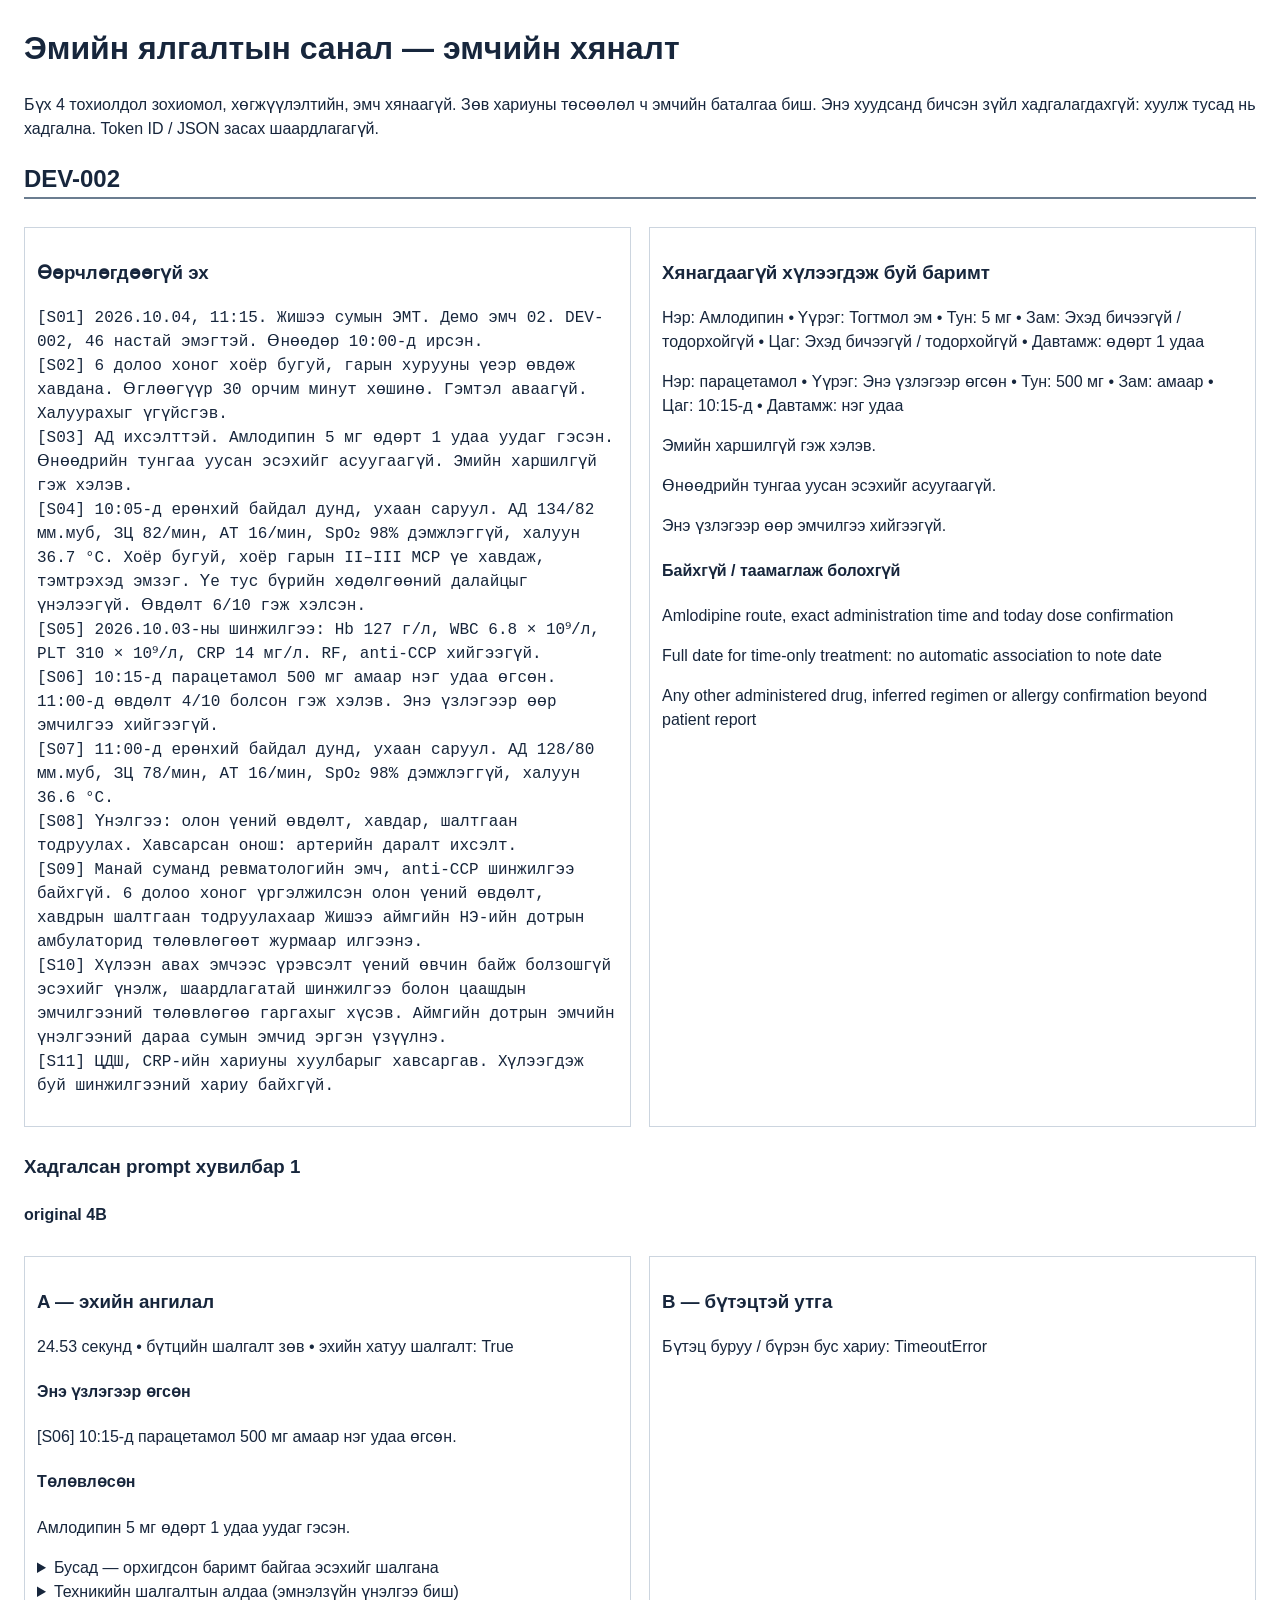
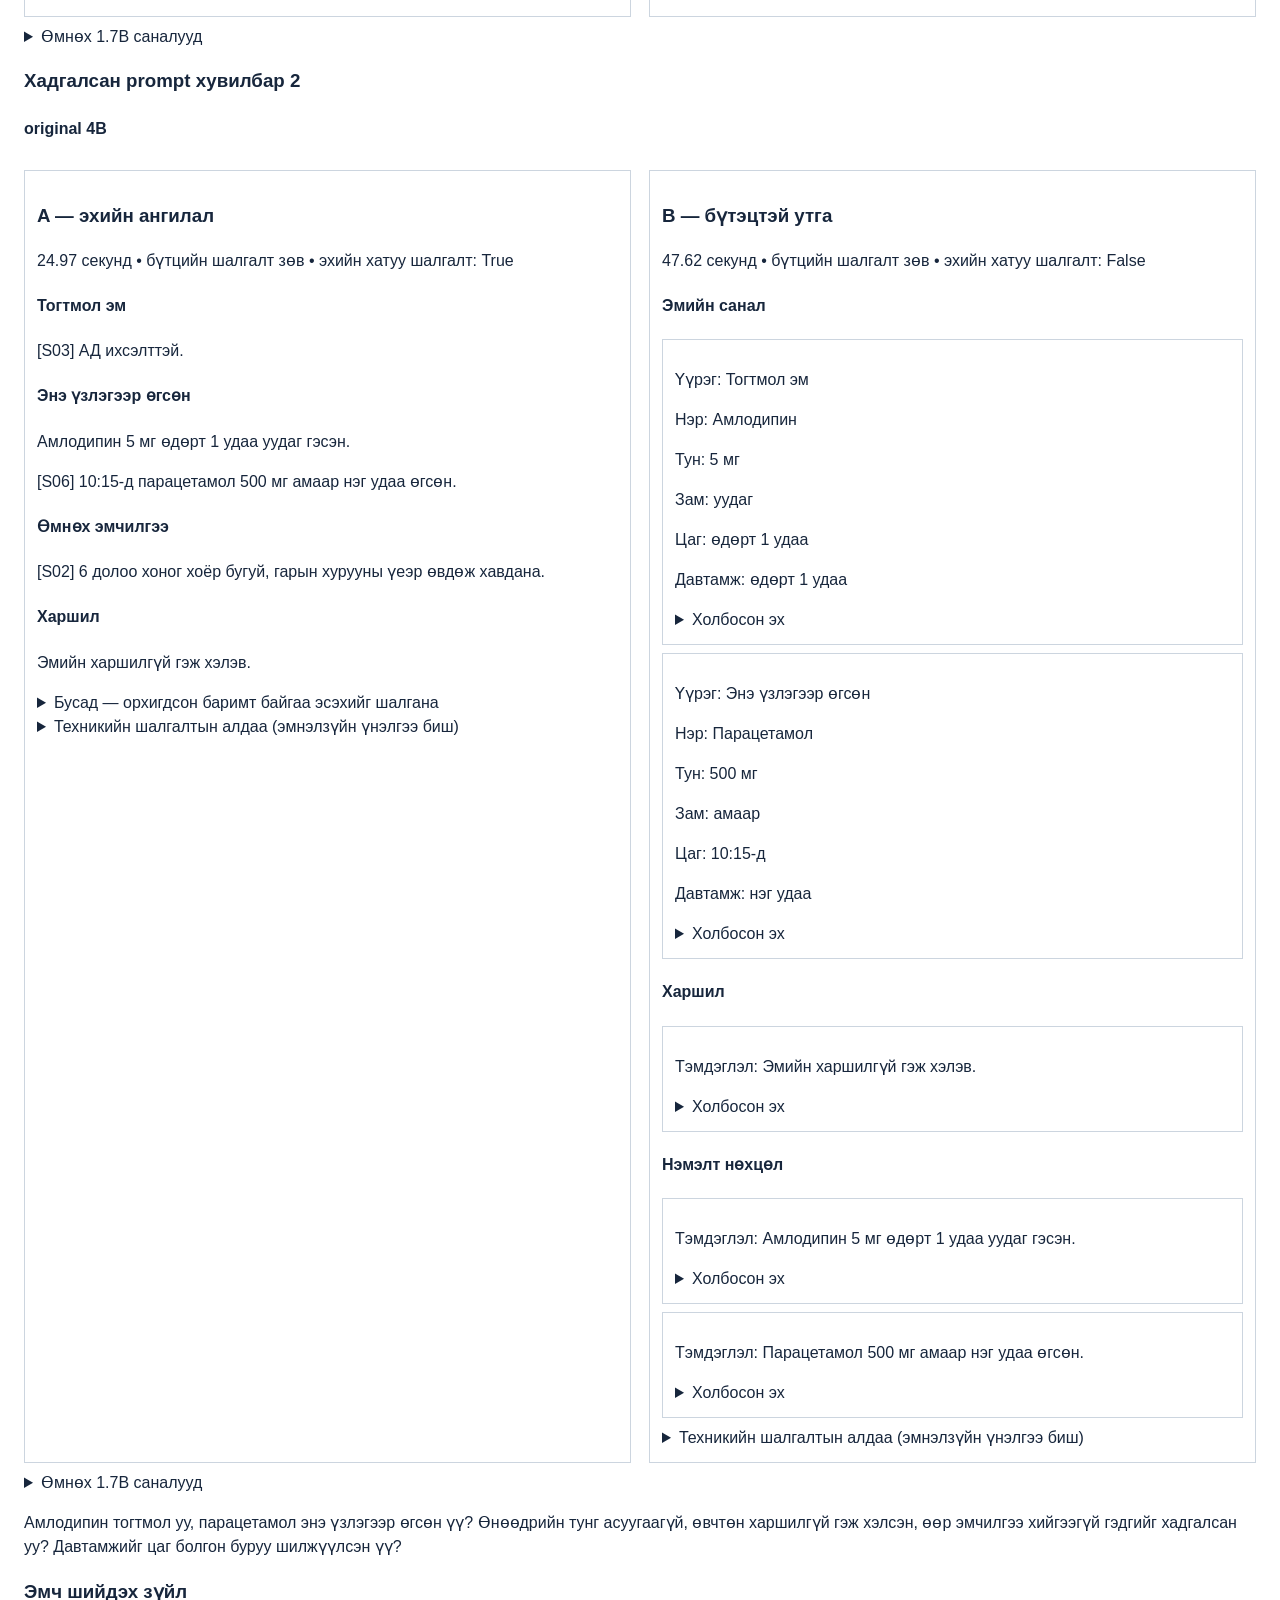
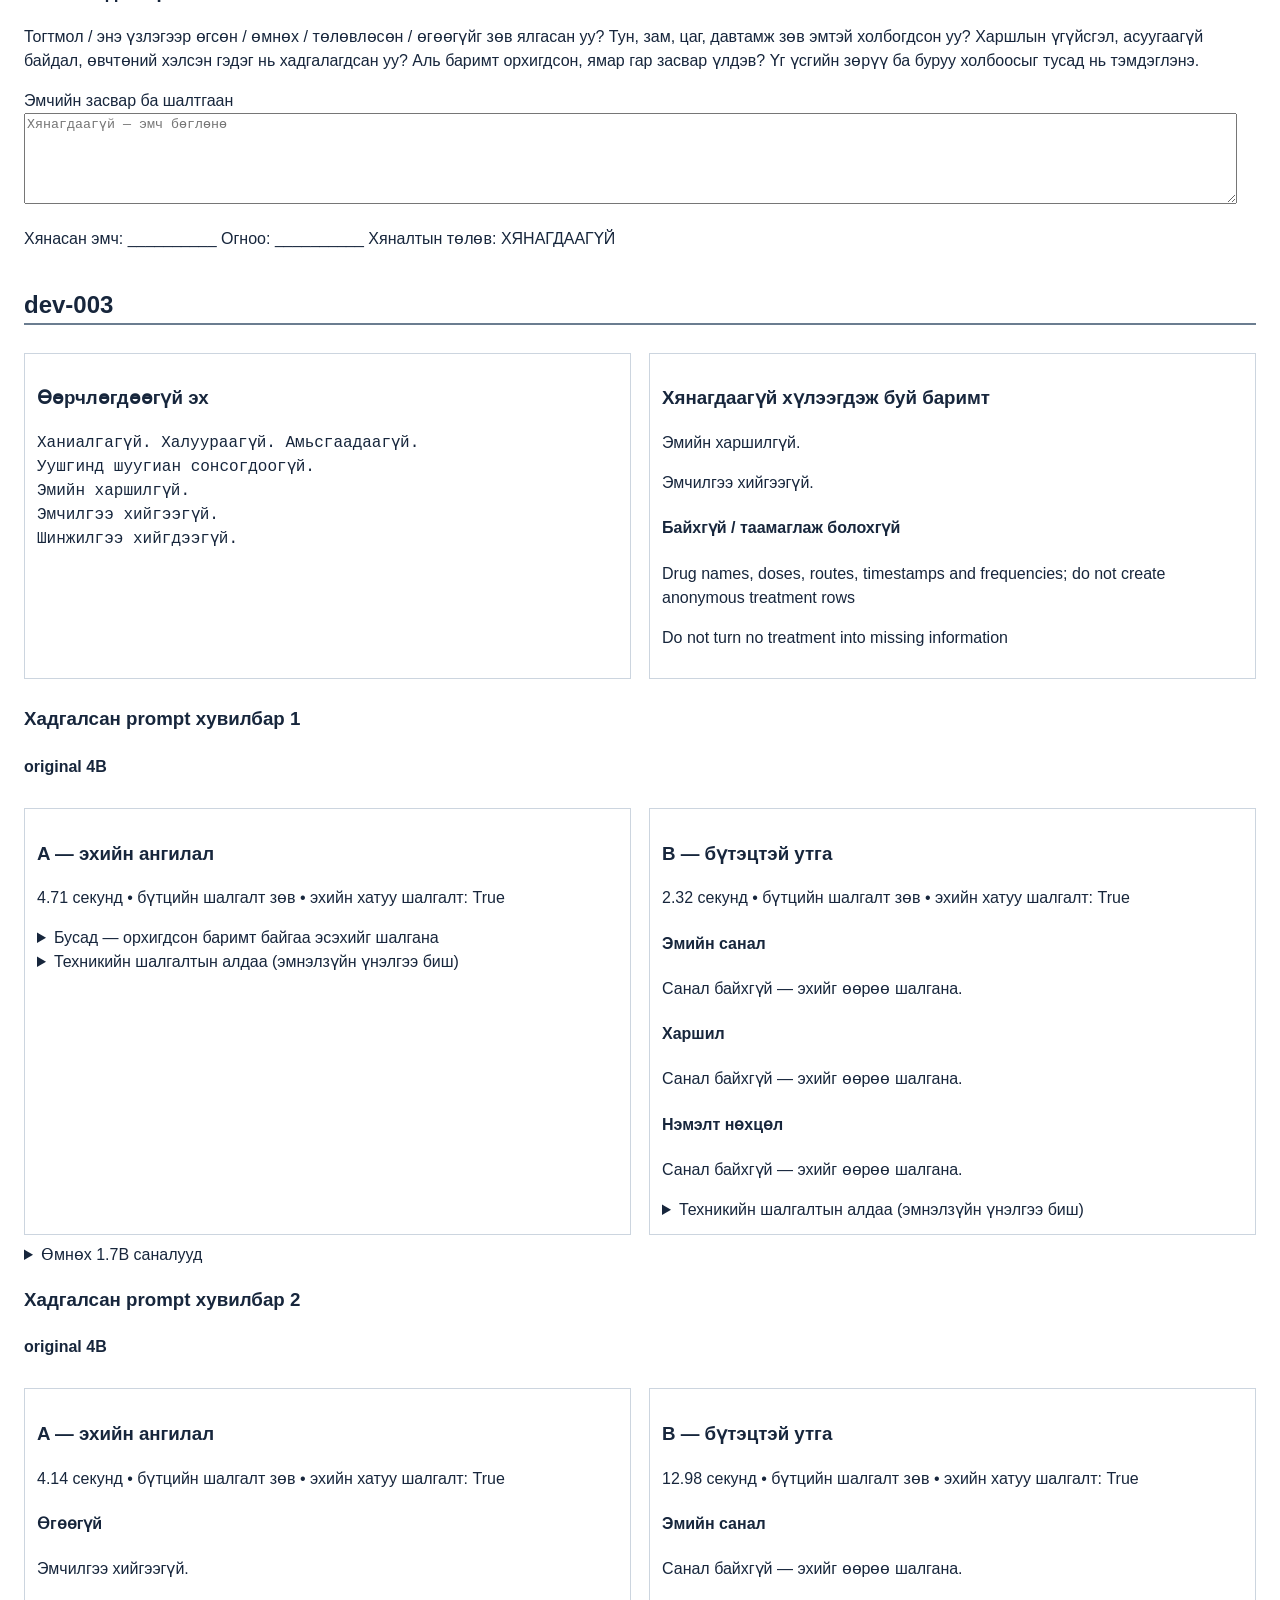
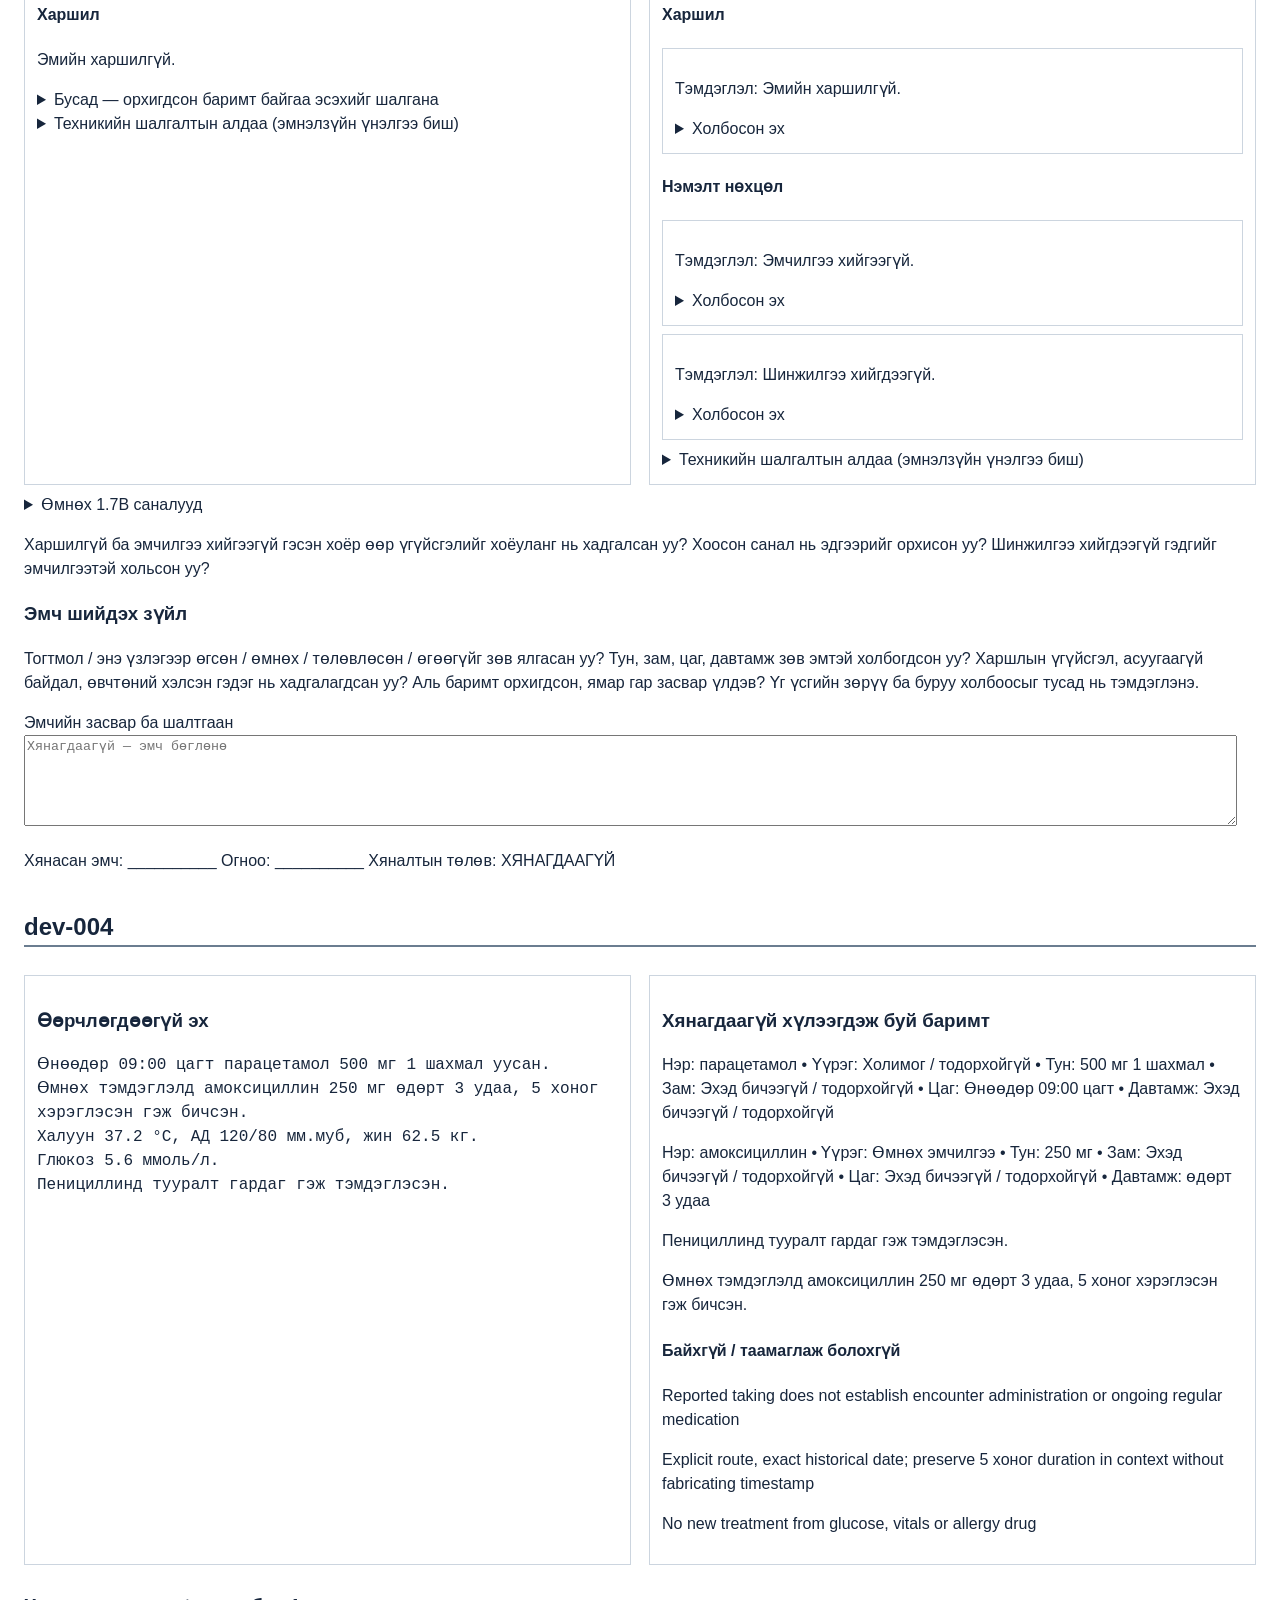
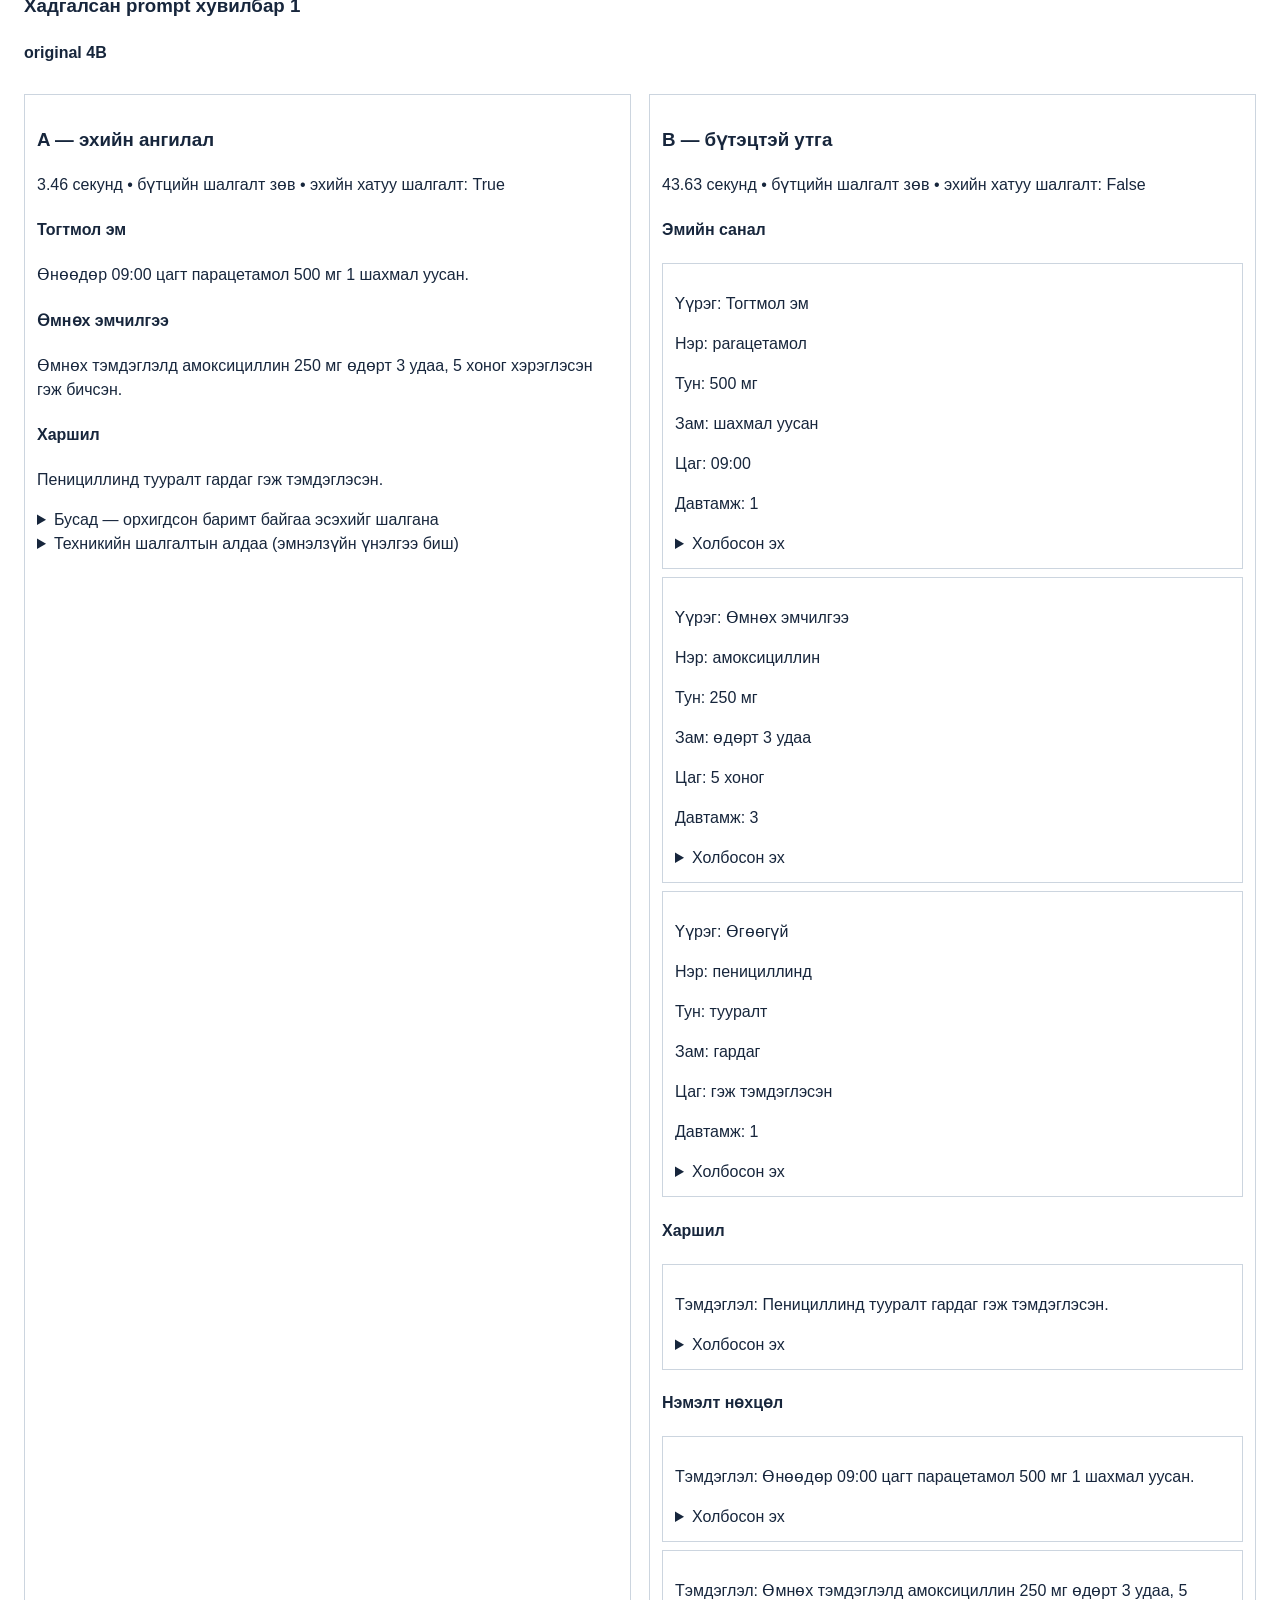
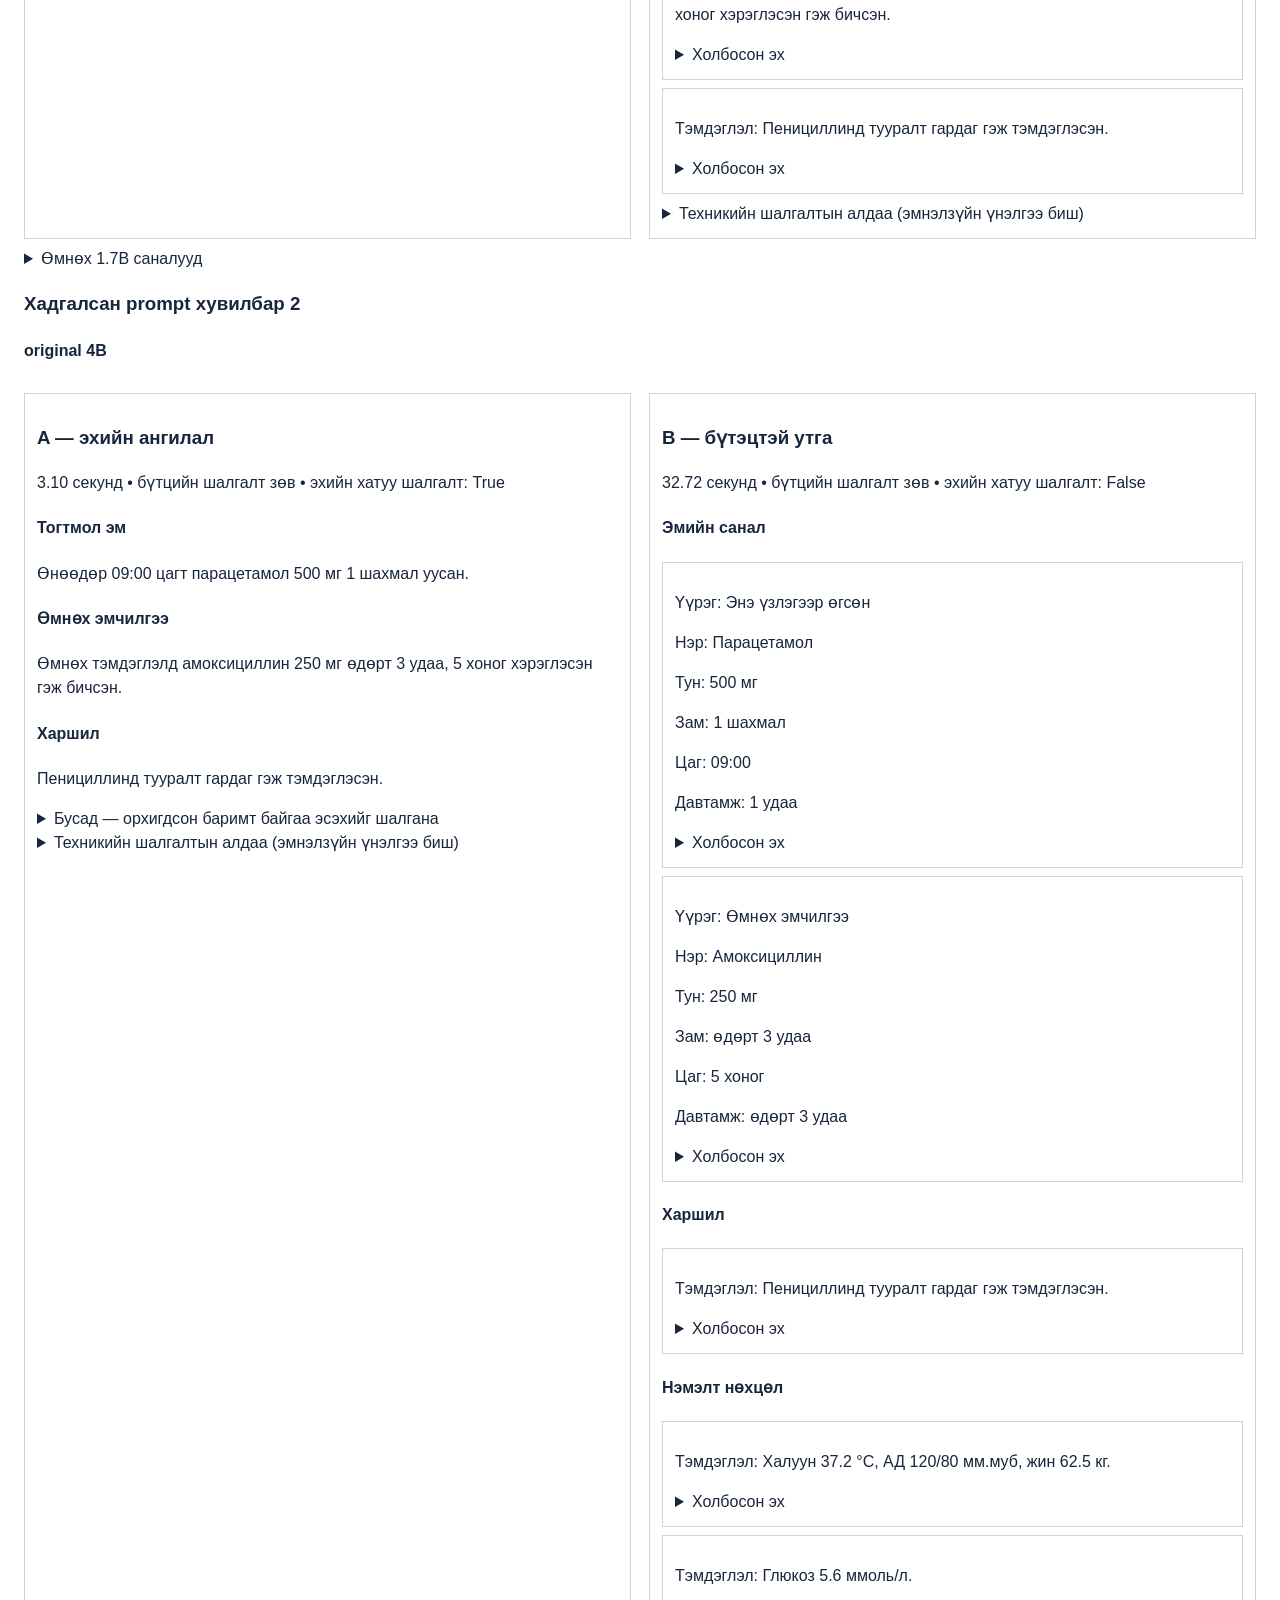
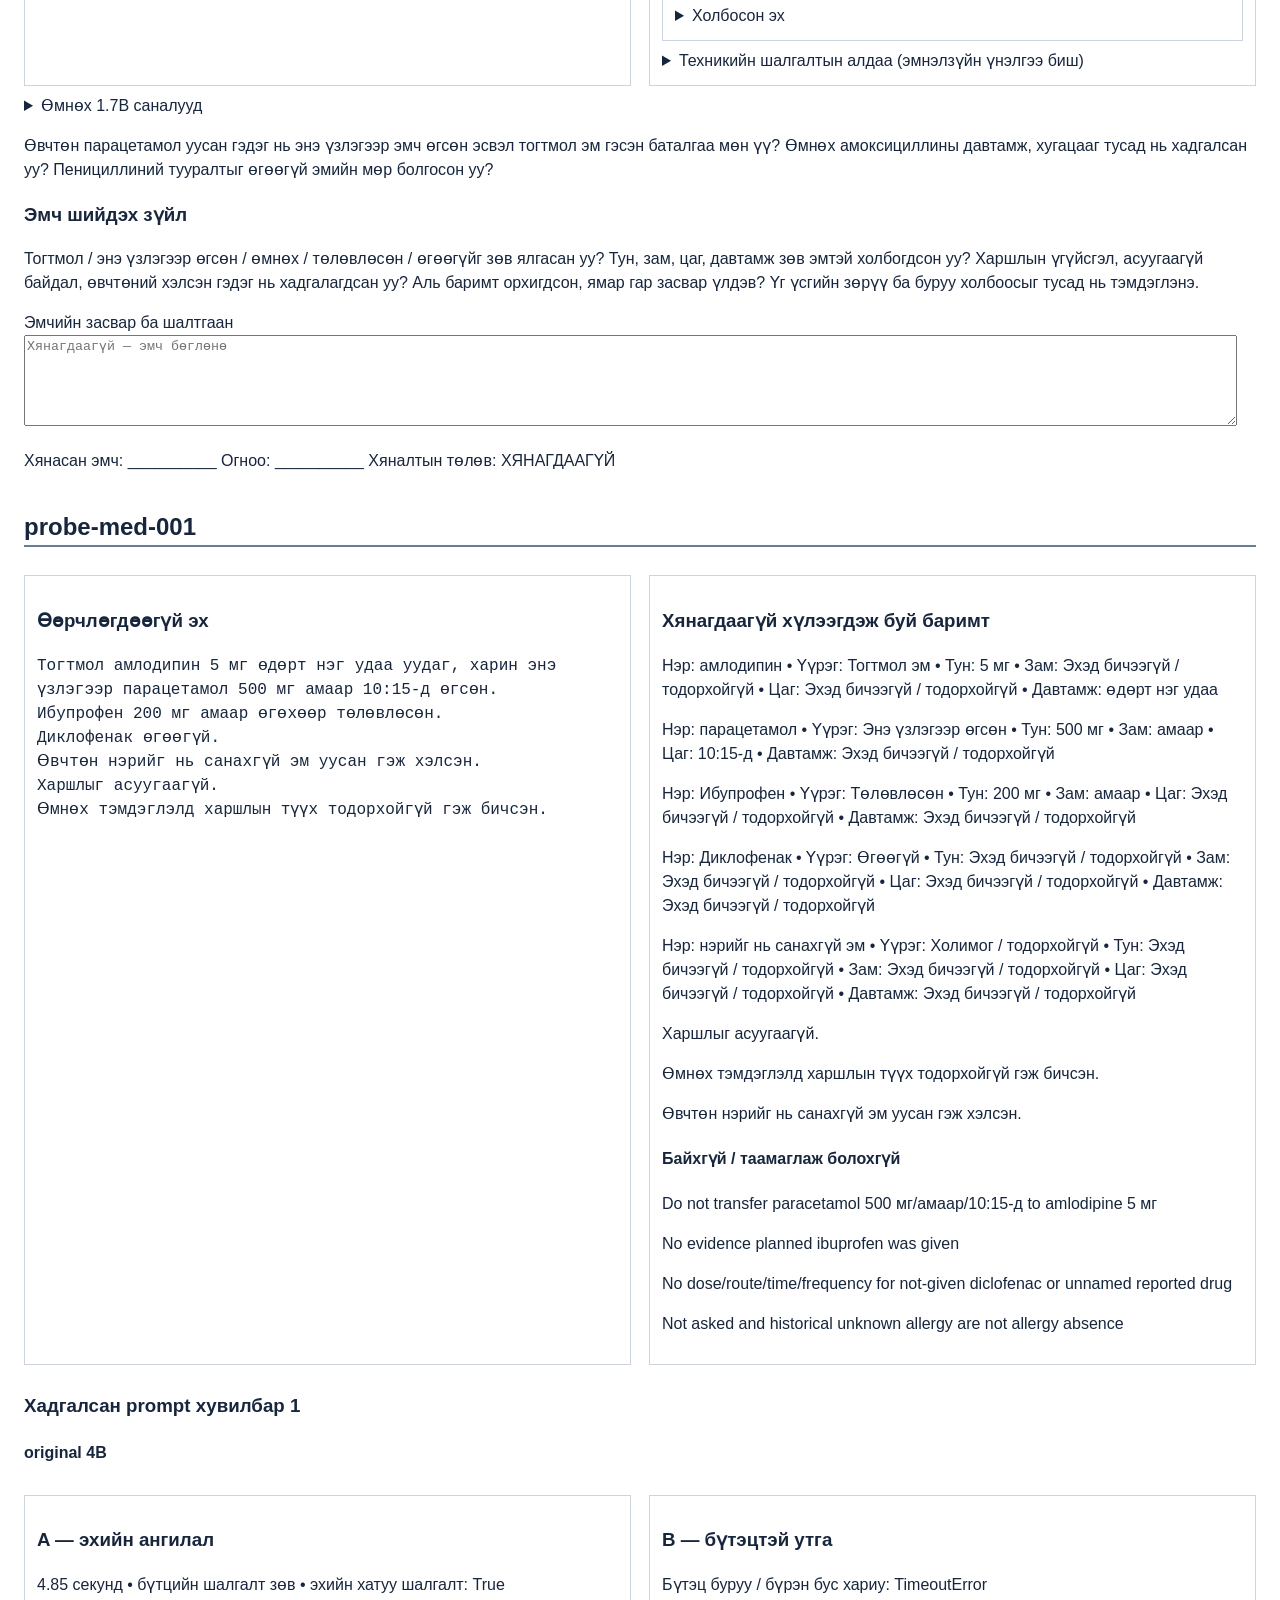
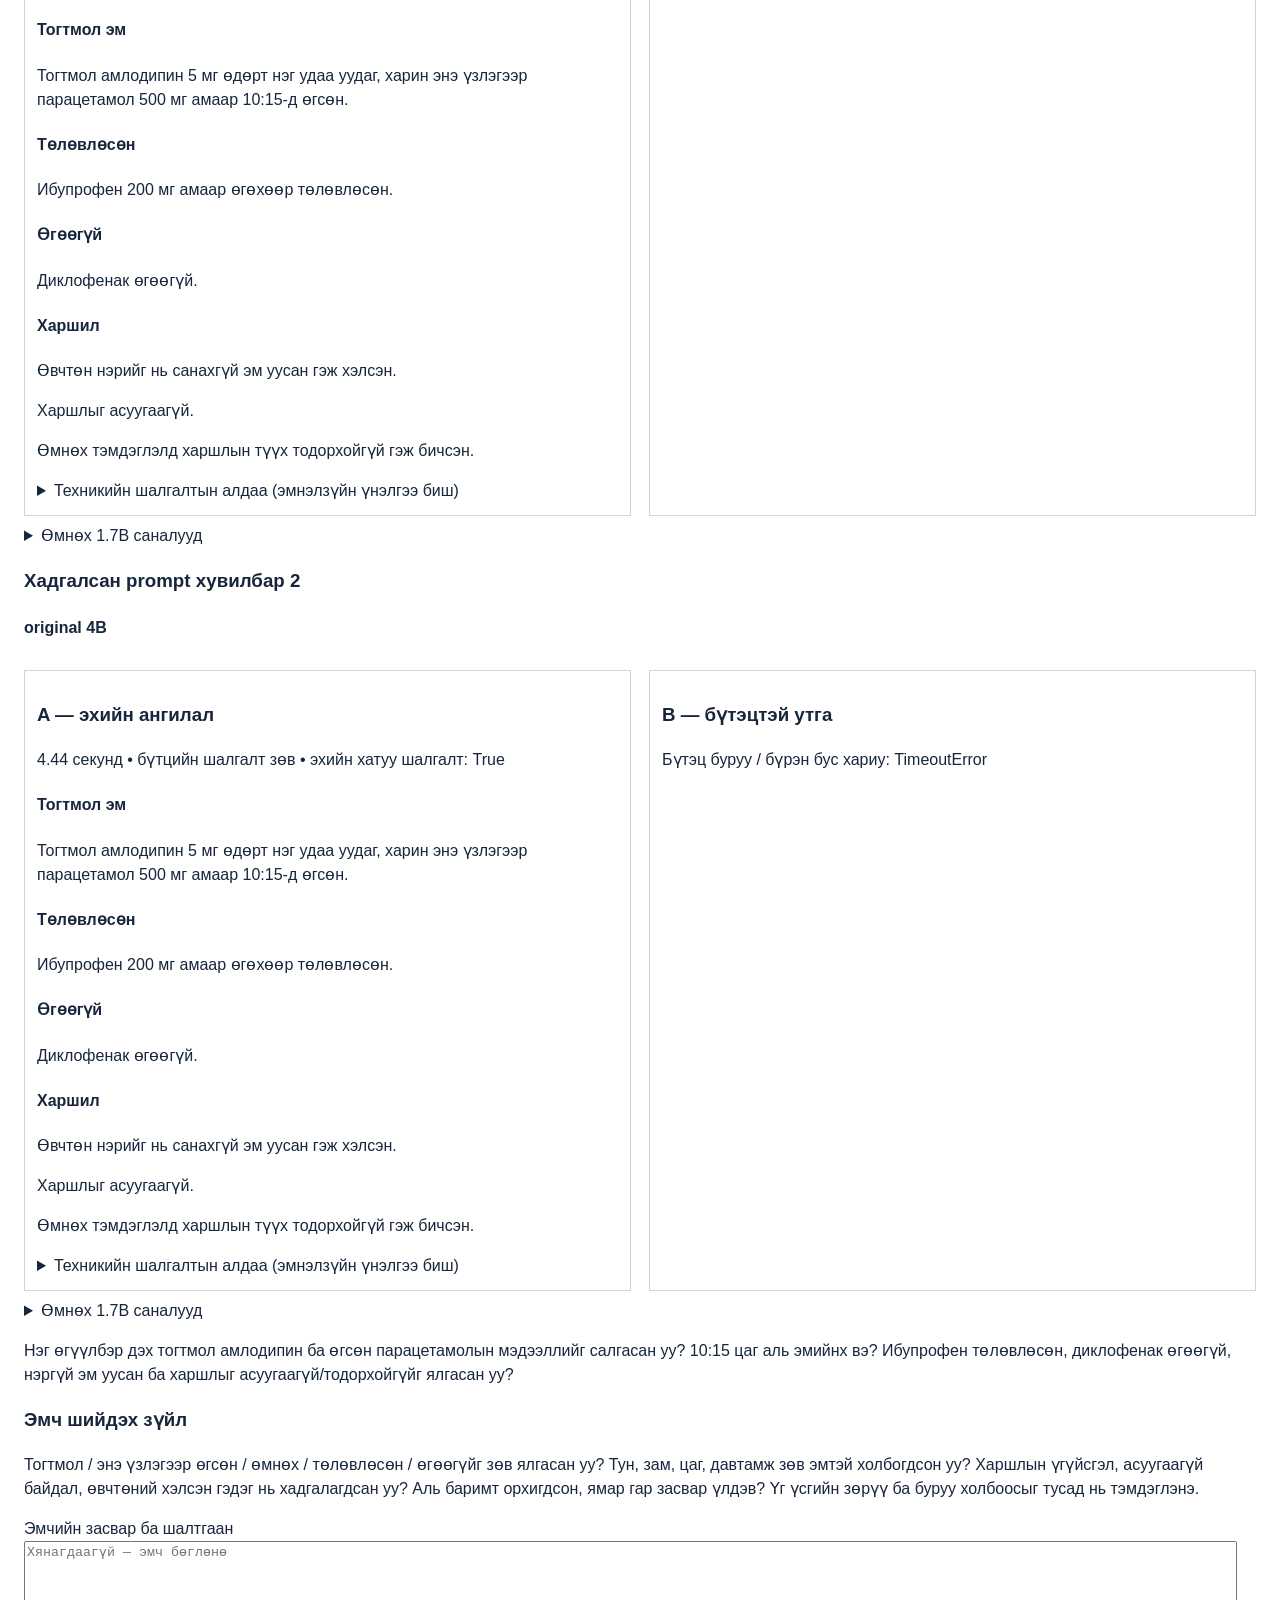
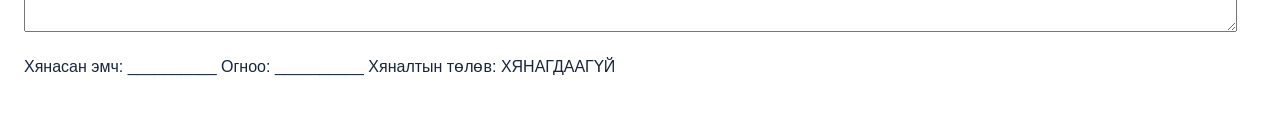
<file: evaluation/original4b-v07/clinician-review.html>
<!doctype html><html lang="mn"><meta charset="utf-8"><title>v0.7 — Эмийн саналын эмчийн хяналт</title><style>body{font:16px/1.5 Arial;margin:24px;color:#17263c}h2{border-bottom:2px solid #6b7d90}.grid{display:grid;grid-template-columns:1fr 1fr;gap:18px}.cell,.entry{border:1px solid #ccd5df;padding:12px;margin:8px 0;min-width:0}pre{white-space:pre-wrap;overflow-wrap:anywhere}p{white-space:pre-wrap;overflow-wrap:anywhere}summary{cursor:pointer}textarea{width:98%;min-height:85px}section{margin-bottom:36px}@media(max-width:800px){.grid{display:block}}</style><h1>Эмийн ялгалтын санал — эмчийн хяналт</h1><p>Бүх 4 тохиолдол зохиомол, хөгжүүлэлтийн, эмч хянаагүй. Зөв хариуны төсөөлөл ч эмчийн баталгаа биш. Энэ хуудсанд бичсэн зүйл хадгалагдахгүй: хуулж тусад нь хадгална. Token ID / JSON засах шаардлагагүй.</p><section><h2>DEV-002</h2><div class="grid"><div class="cell"><h3>Өөрчлөгдөөгүй эх</h3><pre>[S01] 2026.10.04, 11:15. Жишээ сумын ЭМТ. Демо эмч 02. DEV-002, 46 настай эмэгтэй. Өнөөдөр 10:00-д ирсэн.
[S02] 6 долоо хоног хоёр бугуй, гарын хурууны үеэр өвдөж хавдана. Өглөөгүүр 30 орчим минут хөшинө. Гэмтэл аваагүй. Халуурахыг үгүйсгэв.
[S03] АД ихсэлттэй. Амлодипин 5 мг өдөрт 1 удаа уудаг гэсэн. Өнөөдрийн тунгаа уусан эсэхийг асуугаагүй. Эмийн харшилгүй гэж хэлэв.
[S04] 10:05-д ерөнхий байдал дунд, ухаан саруул. АД 134/82 мм.муб, ЗЦ 82/мин, АТ 16/мин, SpO₂ 98% дэмжлэггүй, халуун 36.7 °C. Хоёр бугуй, хоёр гарын II–III MCP үе хавдаж, тэмтрэхэд эмзэг. Үе тус бүрийн хөдөлгөөний далайцыг үнэлээгүй. Өвдөлт 6/10 гэж хэлсэн.
[S05] 2026.10.03-ны шинжилгээ: Hb 127 г/л, WBC 6.8 × 10⁹/л, PLT 310 × 10⁹/л, CRP 14 мг/л. RF, anti-CCP хийгээгүй.
[S06] 10:15-д парацетамол 500 мг амаар нэг удаа өгсөн. 11:00-д өвдөлт 4/10 болсон гэж хэлэв. Энэ үзлэгээр өөр эмчилгээ хийгээгүй.
[S07] 11:00-д ерөнхий байдал дунд, ухаан саруул. АД 128/80 мм.муб, ЗЦ 78/мин, АТ 16/мин, SpO₂ 98% дэмжлэггүй, халуун 36.6 °C.
[S08] Үнэлгээ: олон үений өвдөлт, хавдар, шалтгаан тодруулах. Хавсарсан онош: артерийн даралт ихсэлт.
[S09] Манай суманд ревматологийн эмч, anti-CCP шинжилгээ байхгүй. 6 долоо хоног үргэлжилсэн олон үений өвдөлт, хавдрын шалтгаан тодруулахаар Жишээ аймгийн НЭ-ийн дотрын амбулаторид төлөвлөгөөт журмаар илгээнэ.
[S10] Хүлээн авах эмчээс үрэвсэлт үений өвчин байж болзошгүй эсэхийг үнэлж, шаардлагатай шинжилгээ болон цаашдын эмчилгээний төлөвлөгөө гаргахыг хүсэв. Аймгийн дотрын эмчийн үнэлгээний дараа сумын эмчид эргэн үзүүлнэ.
[S11] ЦДШ, CRP-ийн хариуны хуулбарыг хавсаргав. Хүлээгдэж буй шинжилгээний хариу байхгүй.</pre></div><div class="cell"><h3>Хянагдаагүй хүлээгдэж буй баримт</h3><p>Нэр: Амлодипин • Үүрэг: Тогтмол эм • Тун: 5 мг • Зам: Эхэд бичээгүй / тодорхойгүй • Цаг: Эхэд бичээгүй / тодорхойгүй • Давтамж: өдөрт 1 удаа</p><p>Нэр: парацетамол • Үүрэг: Энэ үзлэгээр өгсөн • Тун: 500 мг • Зам: амаар • Цаг: 10:15-д • Давтамж: нэг удаа</p><p>Эмийн харшилгүй гэж хэлэв.</p><p>Өнөөдрийн тунгаа уусан эсэхийг асуугаагүй.</p><p>Энэ үзлэгээр өөр эмчилгээ хийгээгүй.</p><h4>Байхгүй / таамаглаж болохгүй</h4><p>Amlodipine route, exact administration time and today dose confirmation</p><p>Full date for time-only treatment: no automatic association to note date</p><p>Any other administered drug, inferred regimen or allergy confirmation beyond patient report</p></div></div><h3>Хадгалсан prompt хувилбар 1</h3><h4>original 4B</h4><div class="grid"><div class="cell"><h3>A — эхийн ангилал</h3><p>24.53 секунд • бүтцийн шалгалт зөв • эхийн хатуу шалгалт: True</p><h4>Энэ үзлэгээр өгсөн</h4><p>[S06] 10:15-д парацетамол 500 мг амаар нэг удаа өгсөн.</p><h4>Төлөвлөсөн</h4><p>Амлодипин 5 мг өдөрт 1 удаа уудаг гэсэн.</p><details><summary>Бусад — орхигдсон баримт байгаа эсэхийг шалгана</summary><h4>Бусад</h4><p>[S01] 2026.10.04, 11:15.</p><p>Жишээ сумын ЭМТ.</p><p>Демо эмч 02.</p><p>DEV-002, 46 настай эмэгтэй.</p><p>Өнөөдөр 10:00-д ирсэн.</p><p>[S02] 6 долоо хоног хоёр бугуй, гарын хурууны үеэр өвдөж хавдана.</p><p>Өглөөгүүр 30 орчим минут хөшинө.</p><p>Гэмтэл аваагүй.</p><p>Халуурахыг үгүйсгэв.</p><p>[S03] АД ихсэлттэй.</p><p>Өнөөдрийн тунгаа уусан эсэхийг асуугаагүй.</p><p>Эмийн харшилгүй гэж хэлэв.</p><p>[S04] 10:05-д ерөнхий байдал дунд, ухаан саруул.</p><p>АД 134/82 мм.муб, ЗЦ 82/мин, АТ 16/мин, SpO₂ 98% дэмжлэггүй, халуун 36.7 °C.</p><p>Хоёр бугуй, хоёр гарын II–III MCP үе хавдаж, тэмтрэхэд эмзэг.</p><p>Үе тус бүрийн хөдөлгөөний далайцыг үнэлээгүй.</p><p>Өвдөлт 6/10 гэж хэлсэн.</p><p>[S05] 2026.10.03-ны шинжилгээ: Hb 127 г/л, WBC 6.8 × 10⁹/л, PLT 310 × 10⁹/л, CRP 14 мг/л.</p><p>RF, anti-CCP хийгээгүй.</p><p>11:00-д өвдөлт 4/10 болсон гэж хэлэв.</p><p>Энэ үзлэгээр өөр эмчилгээ хийгээгүй.</p><p>[S07] 11:00-д ерөнхий байдал дунд, ухаан саруул.</p><p>АД 128/80 мм.муб, ЗЦ 78/мин, АТ 16/мин, SpO₂ 98% дэмжлэггүй, халуун 36.6 °C.</p><p>[S08] Үнэлгээ: олон үений өвдөлт, хавдар, шалтгаан тодруулах.</p><p>Хавсарсан онош: артерийн даралт ихсэлт.</p><p>[S09] Манай суманд ревматологийн эмч, anti-CCP шинжилгээ байхгүй.</p><p>6 долоо хоног үргэлжилсэн олон үений өвдөлт, хавдрын шалтгаан тодруулахаар Жишээ аймгийн НЭ-ийн дотрын амбулаторид төлөвлөгөөт журмаар илгээнэ.</p><p>[S10] Хүлээн авах эмчээс үрэвсэлт үений өвчин байж болзошгүй эсэхийг үнэлж, шаардлагатай шинжилгээ болон цаашдын эмчилгээний төлөвлөгөө гаргахыг хүсэв.</p><p>Аймгийн дотрын эмчийн үнэлгээний дараа сумын эмчид эргэн үзүүлнэ.</p><p>[S11] ЦДШ, CRP-ийн хариуны хуулбарыг хавсаргав.</p><p>Хүлээгдэж буй шинжилгээний хариу байхгүй.</p></details><details><summary>Техникийн шалгалтын алдаа (эмнэлзүйн үнэлгээ биш)</summary><pre>[]</pre></details></div><div class="cell"><h3>B — бүтэцтэй утга</h3><p>Бүтэц буруу / бүрэн бус хариу: TimeoutError</p></div></div><details><summary>Өмнөх 1.7B саналууд</summary><h4>1.7B</h4><div class="grid"><div class="cell"><h3>A — эхийн ангилал</h3><p>24.41 секунд • бүтцийн шалгалт зөв • эхийн хатуу шалгалт: True</p><h4>Энэ үзлэгээр өгсөн</h4><p>Амлодипин 5 мг өдөрт 1 удаа уудаг гэсэн.</p><p>[S06] 10:15-д парацетамол 500 мг амаар нэг удаа өгсөн.</p><h4>Өмнөх эмчилгээ</h4><p>[S05] 2026.10.03-ны шинжилгээ: Hb 127 г/л, WBC 6.8 × 10⁹/л, PLT 310 × 10⁹/л, CRP 14 мг/л.</p><h4>Өгөөгүй</h4><p>Гэмтэл аваагүй.</p><p>Халуурахыг үгүйсгэв.</p><h4>Холимог / тодорхойгүй</h4><p>[S01] 2026.10.04, 11:15.</p><p>[S02] 6 долоо хоног хоёр бугуй, гарын хурууны үеэр өвдөж хавдана.</p><p>Өглөөгүүр 30 орчим минут хөшинө.</p><p>[S03] АД ихсэлттэй.</p><p>Өнөөдрийн тунгаа уусан эсэхийг асуугаагүй.</p><p>Эмийн харшилгүй гэж хэлэв.</p><p>[S04] 10:05-д ерөнхий байдал дунд, ухаан саруул.</p><p>АД 134/82 мм.муб, ЗЦ 82/мин, АТ 16/мин, SpO₂ 98% дэмжлэггүй, халуун 36.7 °C.</p><p>Хоёр бугуй, хоёр гарын II–III MCP үе хавдаж, тэмтрэхэд эмзэг.</p><p>Үе тус бүрийн хөдөлгөөний далайцыг үнэлээгүй.</p><p>Өвдөлт 6/10 гэж хэлсэн.</p><p>11:00-д өвдөлт 4/10 болсон гэж хэлэв.</p><p>Энэ үзлэгээр өөр эмчилгээ хийгээгүй.</p><p>[S07] 11:00-д ерөнхий байдал дунд, ухаан саруул.</p><p>АД 128/80 мм.муб, ЗЦ 78/мин, АТ 16/мин, SpO₂ 98% дэмжлэггүй, халуун 36.6 °C.</p><p>[S08] Үнэлгээ: олон үений өвдөлт, хавдар, шалтгаан тодруулах.</p><p>Хавсарсан онош: артерийн даралт ихсэлт.</p><p>6 долоо хоног үргэлжилсэн олон үений өвдөлт, хавдрын шалтгаан тодруулахаар Жишээ аймгийн НЭ-ийн дотрын амбулаторид төлөвлөгөөт журмаар илгээнэ.</p><p>[S10] Хүлээн авах эмчээс үрэвсэлт үений өвчин байж болзошгүй эсэхийг үнэлж, шаардлагатай шинжилгээ болон цаашдын эмчилгээний төлөвлөгөө гаргахыг хүсэв.</p><p>Аймгийн дотрын эмчийн үнэлгээний дараа сумын эмчид эргэн үзүүлнэ.</p><p>[S11] ЦДШ, CRP-ийн хариуны хуулбарыг хавсаргав.</p><p>Хүлээгдэж буй шинжилгээний хариу байхгүй.</p><details><summary>Бусад — орхигдсон баримт байгаа эсэхийг шалгана</summary><h4>Бусад</h4><p>Жишээ сумын ЭМТ.</p><p>Демо эмч 02.</p><p>DEV-002, 46 настай эмэгтэй.</p><p>Өнөөдөр 10:00-д ирсэн.</p><p>RF, anti-CCP хийгээгүй.</p><p>[S09] Манай суманд ревматологийн эмч, anti-CCP шинжилгээ байхгүй.</p></details><details><summary>Техникийн шалгалтын алдаа (эмнэлзүйн үнэлгээ биш)</summary><pre>[]</pre></details></div><div class="cell"><h3>B — бүтэцтэй утга</h3><p>16.82 секунд • бүтцийн шалгалт зөв • эхийн хатуу шалгалт: False</p><h4>Эмийн санал</h4><div class="entry"><p>Үүрэг: Энэ үзлэгээр өгсөн</p><p>Нэр: Амлодипин</p><p>Тун: 5 мг</p><p>Зам: өдөрт 1 удаа</p><p>Цаг: өнөөдрийн тунгаа</p><p>Давтамж: өдөрт 1 удаа</p><details><summary>Холбосон эх</summary><p>Амлодипин 5 мг өдөрт 1 удаа уудаг гэсэн.</p></details></div><div class="entry"><p>Үүрэг: Энэ үзлэгээр өгсөн</p><p>Нэр: Парацетамол</p><p>Тун: 500 мг</p><p>Зам: амаар нэг удаа</p><p>Цаг: 10:15-д</p><p>Давтамж: нэг удаа</p><details><summary>Холбосон эх</summary><p>Парацетамол 500 мг амаар нэг удаа өгсөн.</p></details></div><h4>Харшил</h4><div class="entry"><p>Тэмдэглэл: АД ихсэлттэй</p><details><summary>Холбосон эх</summary><p>АД ихсэлттэй.</p></details></div><h4>Нэмэлт нөхцөл</h4><div class="entry"><p>Тэмдэглэл: Өнөөдрийн тунгаа уусан эсэхийг асуугаагүй</p><details><summary>Холбосон эх</summary><p>Өнөөдрийн тунгаа уусан эсэхийг асуугаагүй.</p></details></div><div class="entry"><p>Тэмдэглэл: Энэ үзлэгээр өөр эмчилгээ хийгээгүй</p><details><summary>Холбосон эх</summary><p>Энэ үзлэгээр өөр эмчилгээ хийгээгүй.</p></details></div><details><summary>Техникийн шалгалтын алдаа (эмнэлзүйн үнэлгээ биш)</summary><pre>[
  {
    &quot;kind&quot;: &quot;medications&quot;,
    &quot;index&quot;: 0,
    &quot;type&quot;: &quot;detail_not_in_linked_quote&quot;,
    &quot;detail&quot;: &quot;time&quot;,
    &quot;value&quot;: &quot;өнөөдрийн тунгаа&quot;
  },
  {
    &quot;kind&quot;: &quot;medications&quot;,
    &quot;index&quot;: 1,
    &quot;type&quot;: &quot;quote_mismatch&quot;,
    &quot;evidence&quot;: {
      &quot;source_unit&quot;: &quot;U21&quot;,
      &quot;quote&quot;: &quot;Парацетамол 500 мг амаар нэг удаа өгсөн.&quot;
    }
  },
  {
    &quot;kind&quot;: &quot;medications&quot;,
    &quot;index&quot;: 1,
    &quot;type&quot;: &quot;detail_not_in_linked_quote&quot;,
    &quot;detail&quot;: &quot;time&quot;,
    &quot;value&quot;: &quot;10:15-д&quot;
  },
  {
    &quot;kind&quot;: &quot;allergies&quot;,
    &quot;index&quot;: 0,
    &quot;type&quot;: &quot;statement_not_intact_unit&quot;
  },
  {
    &quot;kind&quot;: &quot;medication_context&quot;,
    &quot;index&quot;: 0,
    &quot;type&quot;: &quot;statement_not_intact_unit&quot;
  },
  {
    &quot;kind&quot;: &quot;medication_context&quot;,
    &quot;index&quot;: 1,
    &quot;type&quot;: &quot;statement_not_intact_unit&quot;
  }
]</pre></details></div></div></details><h3>Хадгалсан prompt хувилбар 2</h3><h4>original 4B</h4><div class="grid"><div class="cell"><h3>A — эхийн ангилал</h3><p>24.97 секунд • бүтцийн шалгалт зөв • эхийн хатуу шалгалт: True</p><h4>Тогтмол эм</h4><p>[S03] АД ихсэлттэй.</p><h4>Энэ үзлэгээр өгсөн</h4><p>Амлодипин 5 мг өдөрт 1 удаа уудаг гэсэн.</p><p>[S06] 10:15-д парацетамол 500 мг амаар нэг удаа өгсөн.</p><h4>Өмнөх эмчилгээ</h4><p>[S02] 6 долоо хоног хоёр бугуй, гарын хурууны үеэр өвдөж хавдана.</p><h4>Харшил</h4><p>Эмийн харшилгүй гэж хэлэв.</p><details><summary>Бусад — орхигдсон баримт байгаа эсэхийг шалгана</summary><h4>Бусад</h4><p>[S01] 2026.10.04, 11:15.</p><p>Жишээ сумын ЭМТ.</p><p>Демо эмч 02.</p><p>DEV-002, 46 настай эмэгтэй.</p><p>Өнөөдөр 10:00-д ирсэн.</p><p>Өглөөгүүр 30 орчим минут хөшинө.</p><p>Гэмтэл аваагүй.</p><p>Халуурахыг үгүйсгэв.</p><p>Өнөөдрийн тунгаа уусан эсэхийг асуугаагүй.</p><p>[S04] 10:05-д ерөнхий байдал дунд, ухаан саруул.</p><p>АД 134/82 мм.муб, ЗЦ 82/мин, АТ 16/мин, SpO₂ 98% дэмжлэггүй, халуун 36.7 °C.</p><p>Хоёр бугуй, хоёр гарын II–III MCP үе хавдаж, тэмтрэхэд эмзэг.</p><p>Үе тус бүрийн хөдөлгөөний далайцыг үнэлээгүй.</p><p>Өвдөлт 6/10 гэж хэлсэн.</p><p>[S05] 2026.10.03-ны шинжилгээ: Hb 127 г/л, WBC 6.8 × 10⁹/л, PLT 310 × 10⁹/л, CRP 14 мг/л.</p><p>RF, anti-CCP хийгээгүй.</p><p>11:00-д өвдөлт 4/10 болсон гэж хэлэв.</p><p>Энэ үзлэгээр өөр эмчилгээ хийгээгүй.</p><p>[S07] 11:00-д ерөнхий байдал дунд, ухаан саруул.</p><p>АД 128/80 мм.муб, ЗЦ 78/мин, АТ 16/мин, SpO₂ 98% дэмжлэггүй, халуун 36.6 °C.</p><p>[S08] Үнэлгээ: олон үений өвдөлт, хавдар, шалтгаан тодруулах.</p><p>Хавсарсан онош: артерийн даралт ихсэлт.</p><p>[S09] Манай суманд ревматологийн эмч, anti-CCP шинжилгээ байхгүй.</p><p>6 долоо хоног үргэлжилсэн олон үений өвдөлт, хавдрын шалтгаан тодруулахаар Жишээ аймгийн НЭ-ийн дотрын амбулаторид төлөвлөгөөт журмаар илгээнэ.</p><p>[S10] Хүлээн авах эмчээс үрэвсэлт үений өвчин байж болзошгүй эсэхийг үнэлж, шаардлагатай шинжилгээ болон цаашдын эмчилгээний төлөвлөгөө гаргахыг хүсэв.</p><p>Аймгийн дотрын эмчийн үнэлгээний дараа сумын эмчид эргэн үзүүлнэ.</p><p>[S11] ЦДШ, CRP-ийн хариуны хуулбарыг хавсаргав.</p><p>Хүлээгдэж буй шинжилгээний хариу байхгүй.</p></details><details><summary>Техникийн шалгалтын алдаа (эмнэлзүйн үнэлгээ биш)</summary><pre>[]</pre></details></div><div class="cell"><h3>B — бүтэцтэй утга</h3><p>47.62 секунд • бүтцийн шалгалт зөв • эхийн хатуу шалгалт: False</p><h4>Эмийн санал</h4><div class="entry"><p>Үүрэг: Тогтмол эм</p><p>Нэр: Амлодипин</p><p>Тун: 5 мг</p><p>Зам: уудаг</p><p>Цаг: өдөрт 1 удаа</p><p>Давтамж: өдөрт 1 удаа</p><details><summary>Холбосон эх</summary><p>Амлодипин 5 мг өдөрт 1 удаа уудаг гэсэн.</p><p>Өнөөдрийн тунгаа уусан эсэхийг асуугаагүй.</p></details></div><div class="entry"><p>Үүрэг: Энэ үзлэгээр өгсөн</p><p>Нэр: Парацетамол</p><p>Тун: 500 мг</p><p>Зам: амаар</p><p>Цаг: 10:15-д</p><p>Давтамж: нэг удаа</p><details><summary>Холбосон эх</summary><p>10:15-д парацетамол 500 мг амаар нэг удаа өгсөн.</p></details></div><h4>Харшил</h4><div class="entry"><p>Тэмдэглэл: Эмийн харшилгүй гэж хэлэв.</p><details><summary>Холбосон эх</summary><p>Эмийн харшилгүй гэж хэлэв.</p></details></div><h4>Нэмэлт нөхцөл</h4><div class="entry"><p>Тэмдэглэл: Амлодипин 5 мг өдөрт 1 удаа уудаг гэсэн.</p><details><summary>Холбосон эх</summary><p>Амлодипин 5 мг өдөрт 1 удаа уудаг гэсэн.</p></details></div><div class="entry"><p>Тэмдэглэл: Парацетамол 500 мг амаар нэг удаа өгсөн.</p><details><summary>Холбосон эх</summary><p>10:15-д парацетамол 500 мг амаар нэг удаа өгсөн.</p></details></div><details><summary>Техникийн шалгалтын алдаа (эмнэлзүйн үнэлгээ биш)</summary><pre>[
  {
    &quot;kind&quot;: &quot;medications&quot;,
    &quot;index&quot;: 1,
    &quot;type&quot;: &quot;detail_not_in_linked_quote&quot;,
    &quot;detail&quot;: &quot;name&quot;,
    &quot;value&quot;: &quot;Парацетамол&quot;
  },
  {
    &quot;kind&quot;: &quot;medication_context&quot;,
    &quot;index&quot;: 1,
    &quot;type&quot;: &quot;detail_not_in_linked_quote&quot;,
    &quot;detail&quot;: &quot;statement&quot;,
    &quot;value&quot;: &quot;Парацетамол 500 мг амаар нэг удаа өгсөн.&quot;
  },
  {
    &quot;kind&quot;: &quot;medication_context&quot;,
    &quot;index&quot;: 1,
    &quot;type&quot;: &quot;statement_not_intact_unit&quot;
  }
]</pre></details></div></div><details><summary>Өмнөх 1.7B саналууд</summary><h4>1.7B</h4><div class="grid"><div class="cell"><h3>A — эхийн ангилал</h3><p>13.02 секунд • бүтцийн шалгалт зөв • эхийн хатуу шалгалт: True</p><h4>Тогтмол эм</h4><p>[S01] 2026.10.04, 11:15.</p><p>[S03] АД ихсэлттэй.</p><h4>Энэ үзлэгээр өгсөн</h4><p>[S02] 6 долоо хоног хоёр бугуй, гарын хурууны үеэр өвдөж хавдана.</p><h4>Өмнөх эмчилгээ</h4><p>DEV-002, 46 настай эмэгтэй.</p><p>[S05] 2026.10.03-ны шинжилгээ: Hb 127 г/л, WBC 6.8 × 10⁹/л, PLT 310 × 10⁹/л, CRP 14 мг/л.</p><h4>Төлөвлөсөн</h4><p>Өнөөдөр 10:00-д ирсэн.</p><p>Амлодипин 5 мг өдөрт 1 удаа уудаг гэсэн.</p><p>[S06] 10:15-д парацетамол 500 мг амаар нэг удаа өгсөн.</p><h4>Өгөөгүй</h4><p>Гэмтэл аваагүй.</p><p>Өнөөдрийн тунгаа уусан эсэхийг асуугаагүй.</p><h4>Холимог / тодорхойгүй</h4><p>Демо эмч 02.</p><p>Өглөөгүүр 30 орчим минут хөшинө.</p><p>Халуурахыг үгүйсгэв.</p><p>Эмийн харшилгүй гэж хэлэв.</p><p>[S04] 10:05-д ерөнхий байдал дунд, ухаан саруул.</p><p>АД 134/82 мм.муб, ЗЦ 82/мин, АТ 16/мин, SpO₂ 98% дэмжлэггүй, халуун 36.7 °C.</p><p>Хоёр бугуй, хоёр гарын II–III MCP үе хавдаж, тэмтрэхэд эмзэг.</p><p>Үе тус бүрийн хөдөлгөөний далайцыг үнэлээгүй.</p><p>Өвдөлт 6/10 гэж хэлсэн.</p><p>RF, anti-CCP хийгээгүй.</p><p>11:00-д өвдөлт 4/10 болсон гэж хэлэв.</p><p>Энэ үзлэгээр өөр эмчилгээ хийгээгүй.</p><p>[S07] 11:00-д ерөнхий байдал дунд, ухаан саруул.</p><p>АД 128/80 мм.муб, ЗЦ 78/мин, АТ 16/мин, SpO₂ 98% дэмжлэггүй, халуун 36.6 °C.</p><p>[S08] Үнэлгээ: олон үений өвдөлт, хавдар, шалтгаан тодруулах.</p><p>Хавсарсан онош: артерийн даралт ихсэлт.</p><p>[S09] Манай суманд ревматологийн эмч, anti-CCP шинжилгээ байхгүй.</p><p>6 долоо хоног үргэлжилсэн олон үений өвдөлт, хавдрын шалтгаан тодруулахаар Жишээ аймгийн НЭ-ийн дотрын амбулаторид төлөвлөгөөт журмаар илгээнэ.</p><p>[S10] Хүлээн авах эмчээс үрэвсэлт үений өвчин байж болзошгүй эсэхийг үнэлж, шаардлагатай шинжилгээ болон цаашдын эмчилгээний төлөвлөгөө гаргахыг хүсэв.</p><p>Аймгийн дотрын эмчийн үнэлгээний дараа сумын эмчид эргэн үзүүлнэ.</p><p>[S11] ЦДШ, CRP-ийн хариуны хуулбарыг хавсаргав.</p><p>Хүлээгдэж буй шинжилгээний хариу байхгүй.</p><details><summary>Бусад — орхигдсон баримт байгаа эсэхийг шалгана</summary><h4>Бусад</h4><p>Жишээ сумын ЭМТ.</p></details><details><summary>Техникийн шалгалтын алдаа (эмнэлзүйн үнэлгээ биш)</summary><pre>[]</pre></details></div><div class="cell"><h3>B — бүтэцтэй утга</h3><p>13.09 секунд • бүтцийн шалгалт зөв • эхийн хатуу шалгалт: False</p><h4>Эмийн санал</h4><div class="entry"><p>Үүрэг: Тогтмол эм</p><p>Нэр: Амлодипин</p><p>Тун: 5 мг</p><p>Зам: өдөрт 1 удаа</p><p>Цаг: өнөөдрийн тунгаа</p><p>Давтамж: өдөрт 1 удаа</p><details><summary>Холбосон эх</summary><p>Амлодипин 5 мг өдөрт 1 удаа уудаг гэсэн.</p></details></div><h4>Харшил</h4><div class="entry"><p>Тэмдэглэл: Эмийн харшилгүй гэж хэлэв.</p><details><summary>Холбосон эх</summary><p>Эмийн харшилгүй гэж хэлэв.</p></details></div><h4>Нэмэлт нөхцөл</h4><div class="entry"><p>Тэмдэглэл: АД ихсэлттэй.</p><details><summary>Холбосон эх</summary><p>АД ихсэлттэй.</p></details></div><details><summary>Техникийн шалгалтын алдаа (эмнэлзүйн үнэлгээ биш)</summary><pre>[
  {
    &quot;kind&quot;: &quot;medications&quot;,
    &quot;index&quot;: 0,
    &quot;type&quot;: &quot;detail_not_in_linked_quote&quot;,
    &quot;detail&quot;: &quot;time&quot;,
    &quot;value&quot;: &quot;өнөөдрийн тунгаа&quot;
  }
]</pre></details></div></div></details><p>Амлодипин тогтмол уу, парацетамол энэ үзлэгээр өгсөн үү? Өнөөдрийн тунг асуугаагүй, өвчтөн харшилгүй гэж хэлсэн, өөр эмчилгээ хийгээгүй гэдгийг хадгалсан уу? Давтамжийг цаг болгон буруу шилжүүлсэн үү?</p><h3>Эмч шийдэх зүйл</h3><p>Тогтмол / энэ үзлэгээр өгсөн / өмнөх / төлөвлөсөн / өгөөгүйг зөв ялгасан уу? Тун, зам, цаг, давтамж зөв эмтэй холбогдсон уу? Харшлын үгүйсгэл, асуугаагүй байдал, өвчтөний хэлсэн гэдэг нь хадгалагдсан уу? Аль баримт орхигдсон, ямар гар засвар үлдэв? Үг үсгийн зөрүү ба буруу холбоосыг тусад нь тэмдэглэнэ.</p><label>Эмчийн засвар ба шалтгаан<textarea placeholder="Хянагдаагүй — эмч бөглөнө"></textarea></label><p>Хянасан эмч: __________ Огноо: __________ Хяналтын төлөв: ХЯНАГДААГҮЙ</p></section><section><h2>dev-003</h2><div class="grid"><div class="cell"><h3>Өөрчлөгдөөгүй эх</h3><pre>Ханиалгагүй. Халуураагүй. Амьсгаадаагүй.
Уушгинд шуугиан сонсогдоогүй.
Эмийн харшилгүй.
Эмчилгээ хийгээгүй.
Шинжилгээ хийгдээгүй.</pre></div><div class="cell"><h3>Хянагдаагүй хүлээгдэж буй баримт</h3><p>Эмийн харшилгүй.</p><p>Эмчилгээ хийгээгүй.</p><h4>Байхгүй / таамаглаж болохгүй</h4><p>Drug names, doses, routes, timestamps and frequencies; do not create anonymous treatment rows</p><p>Do not turn no treatment into missing information</p></div></div><h3>Хадгалсан prompt хувилбар 1</h3><h4>original 4B</h4><div class="grid"><div class="cell"><h3>A — эхийн ангилал</h3><p>4.71 секунд • бүтцийн шалгалт зөв • эхийн хатуу шалгалт: True</p><details><summary>Бусад — орхигдсон баримт байгаа эсэхийг шалгана</summary><h4>Бусад</h4><p>Ханиалгагүй.</p><p>Халуураагүй.</p><p>Амьсгаадаагүй.</p><p>Уушгинд шуугиан сонсогдоогүй.</p><p>Эмийн харшилгүй.</p><p>Эмчилгээ хийгээгүй.</p><p>Шинжилгээ хийгдээгүй.</p></details><details><summary>Техникийн шалгалтын алдаа (эмнэлзүйн үнэлгээ биш)</summary><pre>[]</pre></details></div><div class="cell"><h3>B — бүтэцтэй утга</h3><p>2.32 секунд • бүтцийн шалгалт зөв • эхийн хатуу шалгалт: True</p><h4>Эмийн санал</h4><p>Санал байхгүй — эхийг өөрөө шалгана.</p><h4>Харшил</h4><p>Санал байхгүй — эхийг өөрөө шалгана.</p><h4>Нэмэлт нөхцөл</h4><p>Санал байхгүй — эхийг өөрөө шалгана.</p><details><summary>Техникийн шалгалтын алдаа (эмнэлзүйн үнэлгээ биш)</summary><pre>[]</pre></details></div></div><details><summary>Өмнөх 1.7B саналууд</summary><h4>1.7B</h4><div class="grid"><div class="cell"><h3>A — эхийн ангилал</h3><p>1.92 секунд • бүтцийн шалгалт зөв • эхийн хатуу шалгалт: True</p><details><summary>Бусад — орхигдсон баримт байгаа эсэхийг шалгана</summary><h4>Бусад</h4><p>Ханиалгагүй.</p><p>Халуураагүй.</p><p>Амьсгаадаагүй.</p><p>Уушгинд шуугиан сонсогдоогүй.</p><p>Эмийн харшилгүй.</p><p>Эмчилгээ хийгээгүй.</p><p>Шинжилгээ хийгдээгүй.</p></details><details><summary>Техникийн шалгалтын алдаа (эмнэлзүйн үнэлгээ биш)</summary><pre>[]</pre></details></div><div class="cell"><h3>B — бүтэцтэй утга</h3><p>18.61 секунд • бүтцийн шалгалт зөв • эхийн хатуу шалгалт: False</p><h4>Эмийн санал</h4><div class="entry"><p>Үүрэг: Холимог / тодорхойгүй</p><p>Нэр: Unknown</p><p>Тун: Бичээгүй / саналгүй</p><p>Зам: Бичээгүй / саналгүй</p><p>Цаг: Бичээгүй / саналгүй</p><p>Давтамж: Бичээгүй / саналгүй</p><details><summary>Холбосон эх</summary><p>Ханиалгагүй</p><p>Халуураагүй</p><p>Амьсгаадаагүй</p><p>Уушгинд шуугиан сонсогдоогүй</p><p>Эмийн харшилгүй</p><p>Эмчилгээ хийгээгүй</p><p>Шинжилгээ хийгдээгүй</p></details></div><h4>Харшил</h4><div class="entry"><p>Тэмдэглэл: Ханиалгагүй</p><details><summary>Холбосон эх</summary><p>Ханиалгагүй</p></details></div><div class="entry"><p>Тэмдэглэл: Халуураагүй</p><details><summary>Холбосон эх</summary><p>Халуураагүй</p></details></div><div class="entry"><p>Тэмдэглэл: Амьсгаадаагүй</p><details><summary>Холбосон эх</summary><p>Амьсгаадаагүй</p></details></div><div class="entry"><p>Тэмдэглэл: Уушгинд шуугиан сонсогдоогүй</p><details><summary>Холбосон эх</summary><p>Уушгинд шуугиан сонсогдоогүй</p></details></div><div class="entry"><p>Тэмдэглэл: Эмийн харшилгүй</p><details><summary>Холбосон эх</summary><p>Эмийн харшилгүй</p></details></div><div class="entry"><p>Тэмдэглэл: Эмчилгээ хийгээгүй</p><details><summary>Холбосон эх</summary><p>Эмчилгээ хийгээгүй</p></details></div><div class="entry"><p>Тэмдэглэл: Шинжилгээ хийгдээгүй</p><details><summary>Холбосон эх</summary><p>Шинжилгээ хийгдээгүй</p></details></div><h4>Нэмэлт нөхцөл</h4><div class="entry"><p>Тэмдэглэл: Today&#x27;s dose not asked</p><details><summary>Холбосон эх</summary><p>Ханиалгагүй</p></details></div><div class="entry"><p>Тэмдэглэл: No other treatment</p><details><summary>Холбосон эх</summary><p>Халуураагүй</p></details></div><div class="entry"><p>Тэмдэглэл: No treatment</p><details><summary>Холбосон эх</summary><p>Амьсгаадаагүй</p></details></div><details><summary>Техникийн шалгалтын алдаа (эмнэлзүйн үнэлгээ биш)</summary><pre>[
  {
    &quot;kind&quot;: &quot;medications&quot;,
    &quot;index&quot;: 0,
    &quot;type&quot;: &quot;detail_not_in_linked_quote&quot;,
    &quot;detail&quot;: &quot;name&quot;,
    &quot;value&quot;: &quot;Unknown&quot;
  },
  {
    &quot;kind&quot;: &quot;allergies&quot;,
    &quot;index&quot;: 0,
    &quot;type&quot;: &quot;statement_not_intact_unit&quot;
  },
  {
    &quot;kind&quot;: &quot;allergies&quot;,
    &quot;index&quot;: 1,
    &quot;type&quot;: &quot;statement_not_intact_unit&quot;
  },
  {
    &quot;kind&quot;: &quot;allergies&quot;,
    &quot;index&quot;: 2,
    &quot;type&quot;: &quot;statement_not_intact_unit&quot;
  },
  {
    &quot;kind&quot;: &quot;allergies&quot;,
    &quot;index&quot;: 3,
    &quot;type&quot;: &quot;statement_not_intact_unit&quot;
  },
  {
    &quot;kind&quot;: &quot;allergies&quot;,
    &quot;index&quot;: 4,
    &quot;type&quot;: &quot;statement_not_intact_unit&quot;
  },
  {
    &quot;kind&quot;: &quot;allergies&quot;,
    &quot;index&quot;: 5,
    &quot;type&quot;: &quot;statement_not_intact_unit&quot;
  },
  {
    &quot;kind&quot;: &quot;allergies&quot;,
    &quot;index&quot;: 6,
    &quot;type&quot;: &quot;statement_not_intact_unit&quot;
  },
  {
    &quot;kind&quot;: &quot;medication_context&quot;,
    &quot;index&quot;: 0,
    &quot;type&quot;: &quot;detail_not_in_linked_quote&quot;,
    &quot;detail&quot;: &quot;statement&quot;,
    &quot;value&quot;: &quot;Today&#x27;s dose not asked&quot;
  },
  {
    &quot;kind&quot;: &quot;medication_context&quot;,
    &quot;index&quot;: 0,
    &quot;type&quot;: &quot;statement_not_intact_unit&quot;
  },
  {
    &quot;kind&quot;: &quot;medication_context&quot;,
    &quot;index&quot;: 1,
    &quot;type&quot;: &quot;detail_not_in_linked_quote&quot;,
    &quot;detail&quot;: &quot;statement&quot;,
    &quot;value&quot;: &quot;No other treatment&quot;
  },
  {
    &quot;kind&quot;: &quot;medication_context&quot;,
    &quot;index&quot;: 1,
    &quot;type&quot;: &quot;statement_not_intact_unit&quot;
  },
  {
    &quot;kind&quot;: &quot;medication_context&quot;,
    &quot;index&quot;: 2,
    &quot;type&quot;: &quot;detail_not_in_linked_quote&quot;,
    &quot;detail&quot;: &quot;statement&quot;,
    &quot;value&quot;: &quot;No treatment&quot;
  },
  {
    &quot;kind&quot;: &quot;medication_context&quot;,
    &quot;index&quot;: 2,
    &quot;type&quot;: &quot;statement_not_intact_unit&quot;
  }
]</pre></details></div></div></details><h3>Хадгалсан prompt хувилбар 2</h3><h4>original 4B</h4><div class="grid"><div class="cell"><h3>A — эхийн ангилал</h3><p>4.14 секунд • бүтцийн шалгалт зөв • эхийн хатуу шалгалт: True</p><h4>Өгөөгүй</h4><p>Эмчилгээ хийгээгүй.</p><h4>Харшил</h4><p>Эмийн харшилгүй.</p><details><summary>Бусад — орхигдсон баримт байгаа эсэхийг шалгана</summary><h4>Бусад</h4><p>Ханиалгагүй.</p><p>Халуураагүй.</p><p>Амьсгаадаагүй.</p><p>Уушгинд шуугиан сонсогдоогүй.</p><p>Шинжилгээ хийгдээгүй.</p></details><details><summary>Техникийн шалгалтын алдаа (эмнэлзүйн үнэлгээ биш)</summary><pre>[]</pre></details></div><div class="cell"><h3>B — бүтэцтэй утга</h3><p>12.98 секунд • бүтцийн шалгалт зөв • эхийн хатуу шалгалт: True</p><h4>Эмийн санал</h4><p>Санал байхгүй — эхийг өөрөө шалгана.</p><h4>Харшил</h4><div class="entry"><p>Тэмдэглэл: Эмийн харшилгүй.</p><details><summary>Холбосон эх</summary><p>Эмийн харшилгүй.</p></details></div><h4>Нэмэлт нөхцөл</h4><div class="entry"><p>Тэмдэглэл: Эмчилгээ хийгээгүй.</p><details><summary>Холбосон эх</summary><p>Эмчилгээ хийгээгүй.</p></details></div><div class="entry"><p>Тэмдэглэл: Шинжилгээ хийгдээгүй.</p><details><summary>Холбосон эх</summary><p>Шинжилгээ хийгдээгүй.</p></details></div><details><summary>Техникийн шалгалтын алдаа (эмнэлзүйн үнэлгээ биш)</summary><pre>[]</pre></details></div></div><details><summary>Өмнөх 1.7B саналууд</summary><h4>1.7B</h4><div class="grid"><div class="cell"><h3>A — эхийн ангилал</h3><p>2.15 секунд • бүтцийн шалгалт зөв • эхийн хатуу шалгалт: True</p><h4>Тогтмол эм</h4><p>Ханиалгагүй.</p><h4>Энэ үзлэгээр өгсөн</h4><p>Эмийн харшилгүй.</p><h4>Өмнөх эмчилгээ</h4><p>Эмчилгээ хийгээгүй.</p><h4>Төлөвлөсөн</h4><p>Амьсгаадаагүй.</p><h4>Өгөөгүй</h4><p>Уушгинд шуугиан сонсогдоогүй.</p><h4>Харшил</h4><p>Шинжилгээ хийгдээгүй.</p><h4>Холимог / тодорхойгүй</h4><p>Халуураагүй.</p><details><summary>Техникийн шалгалтын алдаа (эмнэлзүйн үнэлгээ биш)</summary><pre>[]</pre></details></div><div class="cell"><h3>B — бүтэцтэй утга</h3><p>12.35 секунд • бүтцийн шалгалт зөв • эхийн хатуу шалгалт: False</p><h4>Эмийн санал</h4><div class="entry"><p>Үүрэг: Тогтмол эм</p><p>Нэр: Эмийн нэр</p><p>Тун: Тун</p><p>Зам: Зам</p><p>Цаг: Цаг</p><p>Давтамж: Давтамж</p><details><summary>Холбосон эх</summary><p>Ханиалгагүй.</p><p>Халуураагүй.</p><p>Амьсгаадаагүй.</p><p>Уушгинд шуугиан сонсогдоогүй.</p><p>Эмийн харшилгүй.</p><p>Эмчилгээ хийгээгүй.</p><p>Шинжилгээ хийгдээгүй.</p></details></div><h4>Харшил</h4><div class="entry"><p>Тэмдэглэл: Харшилгүй</p><details><summary>Холбосон эх</summary><p>Эмийн харшилгүй.</p></details></div><h4>Нэмэлт нөхцөл</h4><div class="entry"><p>Тэмдэглэл: Эм өгөөгүй, эмчилгээ хийгээгүй, өөр эмчилгээ хийгээгүй гэсэн шууд тэмдэглэл.</p><details><summary>Холбосон эх</summary><p>Эмчилгээ хийгээгүй.</p></details></div><details><summary>Техникийн шалгалтын алдаа (эмнэлзүйн үнэлгээ биш)</summary><pre>[
  {
    &quot;kind&quot;: &quot;medications&quot;,
    &quot;index&quot;: 0,
    &quot;type&quot;: &quot;detail_not_in_linked_quote&quot;,
    &quot;detail&quot;: &quot;name&quot;,
    &quot;value&quot;: &quot;Эмийн нэр&quot;
  },
  {
    &quot;kind&quot;: &quot;medications&quot;,
    &quot;index&quot;: 0,
    &quot;type&quot;: &quot;detail_not_in_linked_quote&quot;,
    &quot;detail&quot;: &quot;dose&quot;,
    &quot;value&quot;: &quot;Тун&quot;
  },
  {
    &quot;kind&quot;: &quot;medications&quot;,
    &quot;index&quot;: 0,
    &quot;type&quot;: &quot;detail_not_in_linked_quote&quot;,
    &quot;detail&quot;: &quot;route&quot;,
    &quot;value&quot;: &quot;Зам&quot;
  },
  {
    &quot;kind&quot;: &quot;medications&quot;,
    &quot;index&quot;: 0,
    &quot;type&quot;: &quot;detail_not_in_linked_quote&quot;,
    &quot;detail&quot;: &quot;time&quot;,
    &quot;value&quot;: &quot;Цаг&quot;
  },
  {
    &quot;kind&quot;: &quot;medications&quot;,
    &quot;index&quot;: 0,
    &quot;type&quot;: &quot;detail_not_in_linked_quote&quot;,
    &quot;detail&quot;: &quot;frequency&quot;,
    &quot;value&quot;: &quot;Давтамж&quot;
  },
  {
    &quot;kind&quot;: &quot;allergies&quot;,
    &quot;index&quot;: 0,
    &quot;type&quot;: &quot;detail_not_in_linked_quote&quot;,
    &quot;detail&quot;: &quot;statement&quot;,
    &quot;value&quot;: &quot;Харшилгүй&quot;
  },
  {
    &quot;kind&quot;: &quot;allergies&quot;,
    &quot;index&quot;: 0,
    &quot;type&quot;: &quot;statement_not_intact_unit&quot;
  },
  {
    &quot;kind&quot;: &quot;medication_context&quot;,
    &quot;index&quot;: 0,
    &quot;type&quot;: &quot;detail_not_in_linked_quote&quot;,
    &quot;detail&quot;: &quot;statement&quot;,
    &quot;value&quot;: &quot;Эм өгөөгүй, эмчилгээ хийгээгүй, өөр эмчилгээ хийгээгүй гэсэн шууд тэмдэглэл.&quot;
  },
  {
    &quot;kind&quot;: &quot;medication_context&quot;,
    &quot;index&quot;: 0,
    &quot;type&quot;: &quot;statement_not_intact_unit&quot;
  }
]</pre></details></div></div></details><p>Харшилгүй ба эмчилгээ хийгээгүй гэсэн хоёр өөр үгүйсгэлийг хоёуланг нь хадгалсан уу? Хоосон санал нь эдгээрийг орхисон уу? Шинжилгээ хийгдээгүй гэдгийг эмчилгээтэй хольсон уу?</p><h3>Эмч шийдэх зүйл</h3><p>Тогтмол / энэ үзлэгээр өгсөн / өмнөх / төлөвлөсөн / өгөөгүйг зөв ялгасан уу? Тун, зам, цаг, давтамж зөв эмтэй холбогдсон уу? Харшлын үгүйсгэл, асуугаагүй байдал, өвчтөний хэлсэн гэдэг нь хадгалагдсан уу? Аль баримт орхигдсон, ямар гар засвар үлдэв? Үг үсгийн зөрүү ба буруу холбоосыг тусад нь тэмдэглэнэ.</p><label>Эмчийн засвар ба шалтгаан<textarea placeholder="Хянагдаагүй — эмч бөглөнө"></textarea></label><p>Хянасан эмч: __________ Огноо: __________ Хяналтын төлөв: ХЯНАГДААГҮЙ</p></section><section><h2>dev-004</h2><div class="grid"><div class="cell"><h3>Өөрчлөгдөөгүй эх</h3><pre>Өнөөдөр 09:00 цагт парацетамол 500 мг 1 шахмал уусан.
Өмнөх тэмдэглэлд амоксициллин 250 мг өдөрт 3 удаа, 5 хоног хэрэглэсэн гэж бичсэн.
Халуун 37.2 °C, АД 120/80 мм.муб, жин 62.5 кг.
Глюкоз 5.6 ммоль/л.
Пенициллинд тууралт гардаг гэж тэмдэглэсэн.</pre></div><div class="cell"><h3>Хянагдаагүй хүлээгдэж буй баримт</h3><p>Нэр: парацетамол • Үүрэг: Холимог / тодорхойгүй • Тун: 500 мг 1 шахмал • Зам: Эхэд бичээгүй / тодорхойгүй • Цаг: Өнөөдөр 09:00 цагт • Давтамж: Эхэд бичээгүй / тодорхойгүй</p><p>Нэр: амоксициллин • Үүрэг: Өмнөх эмчилгээ • Тун: 250 мг • Зам: Эхэд бичээгүй / тодорхойгүй • Цаг: Эхэд бичээгүй / тодорхойгүй • Давтамж: өдөрт 3 удаа</p><p>Пенициллинд тууралт гардаг гэж тэмдэглэсэн.</p><p>Өмнөх тэмдэглэлд амоксициллин 250 мг өдөрт 3 удаа, 5 хоног хэрэглэсэн гэж бичсэн.</p><h4>Байхгүй / таамаглаж болохгүй</h4><p>Reported taking does not establish encounter administration or ongoing regular medication</p><p>Explicit route, exact historical date; preserve 5 хоног duration in context without fabricating timestamp</p><p>No new treatment from glucose, vitals or allergy drug</p></div></div><h3>Хадгалсан prompt хувилбар 1</h3><h4>original 4B</h4><div class="grid"><div class="cell"><h3>A — эхийн ангилал</h3><p>3.46 секунд • бүтцийн шалгалт зөв • эхийн хатуу шалгалт: True</p><h4>Тогтмол эм</h4><p>Өнөөдөр 09:00 цагт парацетамол 500 мг 1 шахмал уусан.</p><h4>Өмнөх эмчилгээ</h4><p>Өмнөх тэмдэглэлд амоксициллин 250 мг өдөрт 3 удаа, 5 хоног хэрэглэсэн гэж бичсэн.</p><h4>Харшил</h4><p>Пенициллинд тууралт гардаг гэж тэмдэглэсэн.</p><details><summary>Бусад — орхигдсон баримт байгаа эсэхийг шалгана</summary><h4>Бусад</h4><p>Халуун 37.2 °C, АД 120/80 мм.муб, жин 62.5 кг.</p><p>Глюкоз 5.6 ммоль/л.</p></details><details><summary>Техникийн шалгалтын алдаа (эмнэлзүйн үнэлгээ биш)</summary><pre>[]</pre></details></div><div class="cell"><h3>B — бүтэцтэй утга</h3><p>43.63 секунд • бүтцийн шалгалт зөв • эхийн хатуу шалгалт: False</p><h4>Эмийн санал</h4><div class="entry"><p>Үүрэг: Тогтмол эм</p><p>Нэр: paraцетамол</p><p>Тун: 500 мг</p><p>Зам: шахмал уусан</p><p>Цаг: 09:00</p><p>Давтамж: 1</p><details><summary>Холбосон эх</summary><p>Өнөөдөр 09:00 цагт парацетамол 500 мг 1 шахмал уусан.</p></details></div><div class="entry"><p>Үүрэг: Өмнөх эмчилгээ</p><p>Нэр: амоксициллин</p><p>Тун: 250 мг</p><p>Зам: өдөрт 3 удаа</p><p>Цаг: 5 хоног</p><p>Давтамж: 3</p><details><summary>Холбосон эх</summary><p>Өмнөх тэмдэглэлд амоксициллин 250 мг өдөрт 3 удаа, 5 хоног хэрэглэсэн гэж бичсэн.</p></details></div><div class="entry"><p>Үүрэг: Өгөөгүй</p><p>Нэр: пенициллинд</p><p>Тун: тууралт</p><p>Зам: гардаг</p><p>Цаг: гэж тэмдэглэсэн</p><p>Давтамж: 1</p><details><summary>Холбосон эх</summary><p>Пенициллинд тууралт гардаг гэж тэмдэглэсэн.</p></details></div><h4>Харшил</h4><div class="entry"><p>Тэмдэглэл: Пенициллинд тууралт гардаг гэж тэмдэглэсэн.</p><details><summary>Холбосон эх</summary><p>Пенициллинд тууралт гардаг гэж тэмдэглэсэн.</p></details></div><h4>Нэмэлт нөхцөл</h4><div class="entry"><p>Тэмдэглэл: Өнөөдөр 09:00 цагт парацетамол 500 мг 1 шахмал уусан.</p><details><summary>Холбосон эх</summary><p>Өнөөдөр 09:00 цагт парацетамол 500 мг 1 шахмал уусан.</p></details></div><div class="entry"><p>Тэмдэглэл: Өмнөх тэмдэглэлд амоксициллин 250 мг өдөрт 3 удаа, 5 хоног хэрэглэсэн гэж бичсэн.</p><details><summary>Холбосон эх</summary><p>Өмнөх тэмдэглэлд амоксициллин 250 мг өдөрт 3 удаа, 5 хоног хэрэглэсэн гэж бичсэн.</p></details></div><div class="entry"><p>Тэмдэглэл: Пенициллинд тууралт гардаг гэж тэмдэглэсэн.</p><details><summary>Холбосон эх</summary><p>Пенициллинд тууралт гардаг гэж тэмдэглэсэн.</p></details></div><details><summary>Техникийн шалгалтын алдаа (эмнэлзүйн үнэлгээ биш)</summary><pre>[
  {
    &quot;kind&quot;: &quot;medications&quot;,
    &quot;index&quot;: 0,
    &quot;type&quot;: &quot;detail_not_in_linked_quote&quot;,
    &quot;detail&quot;: &quot;name&quot;,
    &quot;value&quot;: &quot;paraцетамол&quot;
  },
  {
    &quot;kind&quot;: &quot;medications&quot;,
    &quot;index&quot;: 2,
    &quot;type&quot;: &quot;detail_not_in_linked_quote&quot;,
    &quot;detail&quot;: &quot;name&quot;,
    &quot;value&quot;: &quot;пенициллинд&quot;
  },
  {
    &quot;kind&quot;: &quot;medications&quot;,
    &quot;index&quot;: 2,
    &quot;type&quot;: &quot;detail_not_in_linked_quote&quot;,
    &quot;detail&quot;: &quot;frequency&quot;,
    &quot;value&quot;: &quot;1&quot;
  }
]</pre></details></div></div><details><summary>Өмнөх 1.7B саналууд</summary><h4>1.7B</h4><div class="grid"><div class="cell"><h3>A — эхийн ангилал</h3><p>1.36 секунд • бүтцийн шалгалт зөв • эхийн хатуу шалгалт: True</p><h4>Энэ үзлэгээр өгсөн</h4><p>Өнөөдөр 09:00 цагт парацетамол 500 мг 1 шахмал уусан.</p><p>Өмнөх тэмдэглэлд амоксициллин 250 мг өдөрт 3 удаа, 5 хоног хэрэглэсэн гэж бичсэн.</p><h4>Холимог / тодорхойгүй</h4><p>Пенициллинд тууралт гардаг гэж тэмдэглэсэн.</p><details><summary>Бусад — орхигдсон баримт байгаа эсэхийг шалгана</summary><h4>Бусад</h4><p>Халуун 37.2 °C, АД 120/80 мм.муб, жин 62.5 кг.</p><p>Глюкоз 5.6 ммоль/л.</p></details><details><summary>Техникийн шалгалтын алдаа (эмнэлзүйн үнэлгээ биш)</summary><pre>[]</pre></details></div><div class="cell"><h3>B — бүтэцтэй утга</h3><p>12.96 секунд • бүтцийн шалгалт зөв • эхийн хатуу шалгалт: False</p><h4>Эмийн санал</h4><div class="entry"><p>Үүрэг: Энэ үзлэгээр өгсөн</p><p>Нэр: Парацетамол</p><p>Тун: 500 мг</p><p>Зам: 1 шахмал</p><p>Цаг: Өнөөдөр 09:00 цагт</p><p>Давтамж: өдөрт 3 удаа</p><details><summary>Холбосон эх</summary><p>Өнөөдөр 09:00 цагт парацетамол 500 мг 1 шахмал уусан.</p></details></div><div class="entry"><p>Үүрэг: Энэ үзлэгээр өгсөн</p><p>Нэр: Амоксициллин</p><p>Тун: 250 мг</p><p>Зам: өдөрт 3 удаа</p><p>Цаг: өмнөх тэмдэглэлд</p><p>Давтамж: өдөрт 3 удаа</p><details><summary>Холбосон эх</summary><p>Өмнөх тэмдэглэлд амоксициллин 250 мг өдөрт 3 удаа, 5 хоног хэрэглэсэн гэж бичсэн.</p></details></div><h4>Харшил</h4><div class="entry"><p>Тэмдэглэл: Пенициллинд тууралт гардаг гэж тэмдэглэсэн.</p><details><summary>Холбосон эх</summary><p>Пенициллинд тууралт гардаг гэж тэмдэглэсэн.</p></details></div><h4>Нэмэлт нөхцөл</h4><div class="entry"><p>Тэмдэглэл: Халуун 37.2 °C, АД 120/80 мм.муб, жин 62.5 кг.</p><details><summary>Холбосон эх</summary><p>Халуун 37.2 °C, АД 120/80 мм.муб, жин 62.5 кг.</p></details></div><div class="entry"><p>Тэмдэглэл: Глюкоз 5.6 ммоль/л.</p><details><summary>Холбосон эх</summary><p>Глюкоз 5.6 ммоль/л.</p></details></div><details><summary>Техникийн шалгалтын алдаа (эмнэлзүйн үнэлгээ биш)</summary><pre>[
  {
    &quot;kind&quot;: &quot;medications&quot;,
    &quot;index&quot;: 0,
    &quot;type&quot;: &quot;detail_not_in_linked_quote&quot;,
    &quot;detail&quot;: &quot;name&quot;,
    &quot;value&quot;: &quot;Парацетамол&quot;
  },
  {
    &quot;kind&quot;: &quot;medications&quot;,
    &quot;index&quot;: 0,
    &quot;type&quot;: &quot;detail_not_in_linked_quote&quot;,
    &quot;detail&quot;: &quot;frequency&quot;,
    &quot;value&quot;: &quot;өдөрт 3 удаа&quot;
  },
  {
    &quot;kind&quot;: &quot;medications&quot;,
    &quot;index&quot;: 1,
    &quot;type&quot;: &quot;detail_not_in_linked_quote&quot;,
    &quot;detail&quot;: &quot;name&quot;,
    &quot;value&quot;: &quot;Амоксициллин&quot;
  },
  {
    &quot;kind&quot;: &quot;medications&quot;,
    &quot;index&quot;: 1,
    &quot;type&quot;: &quot;detail_not_in_linked_quote&quot;,
    &quot;detail&quot;: &quot;time&quot;,
    &quot;value&quot;: &quot;өмнөх тэмдэглэлд&quot;
  }
]</pre></details></div></div></details><h3>Хадгалсан prompt хувилбар 2</h3><h4>original 4B</h4><div class="grid"><div class="cell"><h3>A — эхийн ангилал</h3><p>3.10 секунд • бүтцийн шалгалт зөв • эхийн хатуу шалгалт: True</p><h4>Тогтмол эм</h4><p>Өнөөдөр 09:00 цагт парацетамол 500 мг 1 шахмал уусан.</p><h4>Өмнөх эмчилгээ</h4><p>Өмнөх тэмдэглэлд амоксициллин 250 мг өдөрт 3 удаа, 5 хоног хэрэглэсэн гэж бичсэн.</p><h4>Харшил</h4><p>Пенициллинд тууралт гардаг гэж тэмдэглэсэн.</p><details><summary>Бусад — орхигдсон баримт байгаа эсэхийг шалгана</summary><h4>Бусад</h4><p>Халуун 37.2 °C, АД 120/80 мм.муб, жин 62.5 кг.</p><p>Глюкоз 5.6 ммоль/л.</p></details><details><summary>Техникийн шалгалтын алдаа (эмнэлзүйн үнэлгээ биш)</summary><pre>[]</pre></details></div><div class="cell"><h3>B — бүтэцтэй утга</h3><p>32.72 секунд • бүтцийн шалгалт зөв • эхийн хатуу шалгалт: False</p><h4>Эмийн санал</h4><div class="entry"><p>Үүрэг: Энэ үзлэгээр өгсөн</p><p>Нэр: Парацетамол</p><p>Тун: 500 мг</p><p>Зам: 1 шахмал</p><p>Цаг: 09:00</p><p>Давтамж: 1 удаа</p><details><summary>Холбосон эх</summary><p>Өнөөдөр 09:00 цагт парацетамол 500 мг 1 шахмал уусан.</p></details></div><div class="entry"><p>Үүрэг: Өмнөх эмчилгээ</p><p>Нэр: Амоксициллин</p><p>Тун: 250 мг</p><p>Зам: өдөрт 3 удаа</p><p>Цаг: 5 хоног</p><p>Давтамж: өдөрт 3 удаа</p><details><summary>Холбосон эх</summary><p>Өмнөх тэмдэглэлд амоксициллин 250 мг өдөрт 3 удаа, 5 хоног хэрэглэсэн гэж бичсэн.</p></details></div><h4>Харшил</h4><div class="entry"><p>Тэмдэглэл: Пенициллинд тууралт гардаг гэж тэмдэглэсэн.</p><details><summary>Холбосон эх</summary><p>Пенициллинд тууралт гардаг гэж тэмдэглэсэн.</p></details></div><h4>Нэмэлт нөхцөл</h4><div class="entry"><p>Тэмдэглэл: Халуун 37.2 °C, АД 120/80 мм.муб, жин 62.5 кг.</p><details><summary>Холбосон эх</summary><p>Халуун 37.2 °C, АД 120/80 мм.муб, жин 62.5 кг.</p></details></div><div class="entry"><p>Тэмдэглэл: Глюкоз 5.6 ммоль/л.</p><details><summary>Холбосон эх</summary><p>Глюкоз 5.6 ммоль/л.</p></details></div><details><summary>Техникийн шалгалтын алдаа (эмнэлзүйн үнэлгээ биш)</summary><pre>[
  {
    &quot;kind&quot;: &quot;medications&quot;,
    &quot;index&quot;: 0,
    &quot;type&quot;: &quot;detail_not_in_linked_quote&quot;,
    &quot;detail&quot;: &quot;name&quot;,
    &quot;value&quot;: &quot;Парацетамол&quot;
  },
  {
    &quot;kind&quot;: &quot;medications&quot;,
    &quot;index&quot;: 0,
    &quot;type&quot;: &quot;detail_not_in_linked_quote&quot;,
    &quot;detail&quot;: &quot;frequency&quot;,
    &quot;value&quot;: &quot;1 удаа&quot;
  },
  {
    &quot;kind&quot;: &quot;medications&quot;,
    &quot;index&quot;: 1,
    &quot;type&quot;: &quot;detail_not_in_linked_quote&quot;,
    &quot;detail&quot;: &quot;name&quot;,
    &quot;value&quot;: &quot;Амоксициллин&quot;
  }
]</pre></details></div></div><details><summary>Өмнөх 1.7B саналууд</summary><h4>1.7B</h4><div class="grid"><div class="cell"><h3>A — эхийн ангилал</h3><p>1.57 секунд • бүтцийн шалгалт зөв • эхийн хатуу шалгалт: True</p><h4>Тогтмол эм</h4><p>Өнөөдөр 09:00 цагт парацетамол 500 мг 1 шахмал уусан.</p><h4>Өмнөх эмчилгээ</h4><p>Өмнөх тэмдэглэлд амоксициллин 250 мг өдөрт 3 удаа, 5 хоног хэрэглэсэн гэж бичсэн.</p><h4>Төлөвлөсөн</h4><p>Глюкоз 5.6 ммоль/л.</p><h4>Өгөөгүй</h4><p>Пенициллинд тууралт гардаг гэж тэмдэглэсэн.</p><h4>Холимог / тодорхойгүй</h4><p>Халуун 37.2 °C, АД 120/80 мм.муб, жин 62.5 кг.</p><details><summary>Техникийн шалгалтын алдаа (эмнэлзүйн үнэлгээ биш)</summary><pre>[]</pre></details></div><div class="cell"><h3>B — бүтэцтэй утга</h3><p>29.48 секунд • бүтцийн шалгалт зөв • эхийн хатуу шалгалт: False</p><h4>Эмийн санал</h4><div class="entry"><p>Үүрэг: Тогтмол эм</p><p>Нэр: Парацетамол</p><p>Тун: 500 мг</p><p>Зам: 1 шахмал</p><p>Цаг: 09:00</p><p>Давтамж: однаждүүнээр</p><details><summary>Холбосон эх</summary><p>Өнөөдөр 09:00 цагт парацетамол 500 мг 1 шахмал уусан.</p></details></div><div class="entry"><p>Үүрэг: Өмнөх эмчилгээ</p><p>Нэр: Амоксициллин</p><p>Тун: 250 мг</p><p>Зам: өдөрт 3 удаа</p><p>Цаг: өмнөх тэмдэглэлд</p><p>Давтамж: 5 хоног хэрэглэсэн</p><details><summary>Холбосон эх</summary><p>Өмнөх тэмдэглэлд амоксициллин 250 мг өдөрт 3 удаа, 5 хоног хэрэглэсэн гэж бичсэн.</p></details></div><h4>Харшил</h4><div class="entry"><p>Тэмдэглэл: Харшилгүй</p><details><summary>Холбосон эх</summary><p>Халуун 37.2 °C, АД 120/80 мм.муб, жин 62.5 кг.</p><p>Глюкоз 5.6 ммоль/л.</p><p>Пенициллинд тууралт гардаг гэж тэмдэглэсэн.</p></details></div><h4>Нэмэлт нөхцөл</h4><div class="entry"><p>Тэмдэглэл: Эм өгөөгүй, эмчилгээ хийгээгүй, өөр эмчилгээ хийгээгүй гэсэн шууд тэмдэглэл.</p><details><summary>Холбосон эх</summary><p>Халуун 37.2 °C, АД 120/80 мм.муб, жин 62.5 кг.</p><p>Глюкоз 5.6 ммоль/л.</p><p>Пенициллинд тууралт гардаг гэж тэмдэглэсэн.</p></details></div><details><summary>Техникийн шалгалтын алдаа (эмнэлзүйн үнэлгээ биш)</summary><pre>[
  {
    &quot;kind&quot;: &quot;medications&quot;,
    &quot;index&quot;: 0,
    &quot;type&quot;: &quot;detail_not_in_linked_quote&quot;,
    &quot;detail&quot;: &quot;name&quot;,
    &quot;value&quot;: &quot;Парацетамол&quot;
  },
  {
    &quot;kind&quot;: &quot;medications&quot;,
    &quot;index&quot;: 0,
    &quot;type&quot;: &quot;detail_not_in_linked_quote&quot;,
    &quot;detail&quot;: &quot;frequency&quot;,
    &quot;value&quot;: &quot;однаждүүнээр&quot;
  },
  {
    &quot;kind&quot;: &quot;medications&quot;,
    &quot;index&quot;: 1,
    &quot;type&quot;: &quot;detail_not_in_linked_quote&quot;,
    &quot;detail&quot;: &quot;name&quot;,
    &quot;value&quot;: &quot;Амоксициллин&quot;
  },
  {
    &quot;kind&quot;: &quot;medications&quot;,
    &quot;index&quot;: 1,
    &quot;type&quot;: &quot;detail_not_in_linked_quote&quot;,
    &quot;detail&quot;: &quot;time&quot;,
    &quot;value&quot;: &quot;өмнөх тэмдэглэлд&quot;
  },
  {
    &quot;kind&quot;: &quot;allergies&quot;,
    &quot;index&quot;: 0,
    &quot;type&quot;: &quot;detail_not_in_linked_quote&quot;,
    &quot;detail&quot;: &quot;statement&quot;,
    &quot;value&quot;: &quot;Харшилгүй&quot;
  },
  {
    &quot;kind&quot;: &quot;allergies&quot;,
    &quot;index&quot;: 0,
    &quot;type&quot;: &quot;statement_not_intact_unit&quot;
  },
  {
    &quot;kind&quot;: &quot;medication_context&quot;,
    &quot;index&quot;: 0,
    &quot;type&quot;: &quot;detail_not_in_linked_quote&quot;,
    &quot;detail&quot;: &quot;statement&quot;,
    &quot;value&quot;: &quot;Эм өгөөгүй, эмчилгээ хийгээгүй, өөр эмчилгээ хийгээгүй гэсэн шууд тэмдэглэл.&quot;
  },
  {
    &quot;kind&quot;: &quot;medication_context&quot;,
    &quot;index&quot;: 0,
    &quot;type&quot;: &quot;statement_not_intact_unit&quot;
  }
]</pre></details></div></div></details><p>Өвчтөн парацетамол уусан гэдэг нь энэ үзлэгээр эмч өгсөн эсвэл тогтмол эм гэсэн баталгаа мөн үү? Өмнөх амоксициллины давтамж, хугацааг тусад нь хадгалсан уу? Пенициллиний тууралтыг өгөөгүй эмийн мөр болгосон уу?</p><h3>Эмч шийдэх зүйл</h3><p>Тогтмол / энэ үзлэгээр өгсөн / өмнөх / төлөвлөсөн / өгөөгүйг зөв ялгасан уу? Тун, зам, цаг, давтамж зөв эмтэй холбогдсон уу? Харшлын үгүйсгэл, асуугаагүй байдал, өвчтөний хэлсэн гэдэг нь хадгалагдсан уу? Аль баримт орхигдсон, ямар гар засвар үлдэв? Үг үсгийн зөрүү ба буруу холбоосыг тусад нь тэмдэглэнэ.</p><label>Эмчийн засвар ба шалтгаан<textarea placeholder="Хянагдаагүй — эмч бөглөнө"></textarea></label><p>Хянасан эмч: __________ Огноо: __________ Хяналтын төлөв: ХЯНАГДААГҮЙ</p></section><section><h2>probe-med-001</h2><div class="grid"><div class="cell"><h3>Өөрчлөгдөөгүй эх</h3><pre>Тогтмол амлодипин 5 мг өдөрт нэг удаа уудаг, харин энэ үзлэгээр парацетамол 500 мг амаар 10:15-д өгсөн.
Ибупрофен 200 мг амаар өгөхөөр төлөвлөсөн.
Диклофенак өгөөгүй.
Өвчтөн нэрийг нь санахгүй эм уусан гэж хэлсэн.
Харшлыг асуугаагүй.
Өмнөх тэмдэглэлд харшлын түүх тодорхойгүй гэж бичсэн.</pre></div><div class="cell"><h3>Хянагдаагүй хүлээгдэж буй баримт</h3><p>Нэр: амлодипин • Үүрэг: Тогтмол эм • Тун: 5 мг • Зам: Эхэд бичээгүй / тодорхойгүй • Цаг: Эхэд бичээгүй / тодорхойгүй • Давтамж: өдөрт нэг удаа</p><p>Нэр: парацетамол • Үүрэг: Энэ үзлэгээр өгсөн • Тун: 500 мг • Зам: амаар • Цаг: 10:15-д • Давтамж: Эхэд бичээгүй / тодорхойгүй</p><p>Нэр: Ибупрофен • Үүрэг: Төлөвлөсөн • Тун: 200 мг • Зам: амаар • Цаг: Эхэд бичээгүй / тодорхойгүй • Давтамж: Эхэд бичээгүй / тодорхойгүй</p><p>Нэр: Диклофенак • Үүрэг: Өгөөгүй • Тун: Эхэд бичээгүй / тодорхойгүй • Зам: Эхэд бичээгүй / тодорхойгүй • Цаг: Эхэд бичээгүй / тодорхойгүй • Давтамж: Эхэд бичээгүй / тодорхойгүй</p><p>Нэр: нэрийг нь санахгүй эм • Үүрэг: Холимог / тодорхойгүй • Тун: Эхэд бичээгүй / тодорхойгүй • Зам: Эхэд бичээгүй / тодорхойгүй • Цаг: Эхэд бичээгүй / тодорхойгүй • Давтамж: Эхэд бичээгүй / тодорхойгүй</p><p>Харшлыг асуугаагүй.</p><p>Өмнөх тэмдэглэлд харшлын түүх тодорхойгүй гэж бичсэн.</p><p>Өвчтөн нэрийг нь санахгүй эм уусан гэж хэлсэн.</p><h4>Байхгүй / таамаглаж болохгүй</h4><p>Do not transfer paracetamol 500 мг/амаар/10:15-д to amlodipine 5 мг</p><p>No evidence planned ibuprofen was given</p><p>No dose/route/time/frequency for not-given diclofenac or unnamed reported drug</p><p>Not asked and historical unknown allergy are not allergy absence</p></div></div><h3>Хадгалсан prompt хувилбар 1</h3><h4>original 4B</h4><div class="grid"><div class="cell"><h3>A — эхийн ангилал</h3><p>4.85 секунд • бүтцийн шалгалт зөв • эхийн хатуу шалгалт: True</p><h4>Тогтмол эм</h4><p>Тогтмол амлодипин 5 мг өдөрт нэг удаа уудаг, харин энэ үзлэгээр парацетамол 500 мг амаар 10:15-д өгсөн.</p><h4>Төлөвлөсөн</h4><p>Ибупрофен 200 мг амаар өгөхөөр төлөвлөсөн.</p><h4>Өгөөгүй</h4><p>Диклофенак өгөөгүй.</p><h4>Харшил</h4><p>Өвчтөн нэрийг нь санахгүй эм уусан гэж хэлсэн.</p><p>Харшлыг асуугаагүй.</p><p>Өмнөх тэмдэглэлд харшлын түүх тодорхойгүй гэж бичсэн.</p><details><summary>Техникийн шалгалтын алдаа (эмнэлзүйн үнэлгээ биш)</summary><pre>[]</pre></details></div><div class="cell"><h3>B — бүтэцтэй утга</h3><p>Бүтэц буруу / бүрэн бус хариу: TimeoutError</p></div></div><details><summary>Өмнөх 1.7B саналууд</summary><h4>1.7B</h4><div class="grid"><div class="cell"><h3>A — эхийн ангилал</h3><p>1.91 секунд • бүтцийн шалгалт зөв • эхийн хатуу шалгалт: True</p><h4>Энэ үзлэгээр өгсөн</h4><p>Тогтмол амлодипин 5 мг өдөрт нэг удаа уудаг, харин энэ үзлэгээр парацетамол 500 мг амаар 10:15-д өгсөн.</p><p>Ибупрофен 200 мг амаар өгөхөөр төлөвлөсөн.</p><h4>Өгөөгүй</h4><p>Диклофенак өгөөгүй.</p><h4>Харшил</h4><p>Өвчтөн нэрийг нь санахгүй эм уусан гэж хэлсэн.</p><h4>Холимог / тодорхойгүй</h4><p>Харшлыг асуугаагүй.</p><p>Өмнөх тэмдэглэлд харшлын түүх тодорхойгүй гэж бичсэн.</p><details><summary>Техникийн шалгалтын алдаа (эмнэлзүйн үнэлгээ биш)</summary><pre>[]</pre></details></div><div class="cell"><h3>B — бүтэцтэй утга</h3><p>27.89 секунд • бүтцийн шалгалт зөв • эхийн хатуу шалгалт: False</p><h4>Эмийн санал</h4><div class="entry"><p>Үүрэг: Энэ үзлэгээр өгсөн</p><p>Нэр: амлодипин</p><p>Тун: 5 мг</p><p>Зам: өдөрт нэг удаа</p><p>Цаг: 10:15</p><p>Давтамж: нэг удаа</p><details><summary>Холбосон эх</summary><p>Тогтмол амлодипин 5 мг өдөрт нэг удаа уудаг, харин энэ үзлэгээр парацетамол 500 мг амаар 10:15-д өгөснө.</p></details></div><div class="entry"><p>Үүрэг: Энэ үзлэгээр өгсөн</p><p>Нэр: парацетамол</p><p>Тун: 500 мг</p><p>Зам: амаар</p><p>Цаг: 10:15</p><p>Давтамж: нэг удаа</p><details><summary>Холбосон эх</summary><p>Тогтмол амлодипин 5 мг өдөрт нэг удаа уудаг, харин энэ үзлэгээр парацетамол 500 мг амаар 10:15-д өгөснө.</p></details></div><div class="entry"><p>Үүрэг: Энэ үзлэгээр өгсөн</p><p>Нэр: ибупрофен</p><p>Тун: 200 мг</p><p>Зам: амаар</p><p>Цаг: өөр үе</p><p>Давтамж: нэг удаа</p><details><summary>Холбосон эх</summary><p>Ибупрофен 200 мг амаар өгөхөөр төлөвлөсөн.</p></details></div><div class="entry"><p>Үүрэг: Өгөөгүй</p><p>Нэр: диклофенак</p><p>Тун: өөр үе</p><p>Зам: өгөөгүй</p><p>Цаг: өөр үе</p><p>Давтамж: өөр үе</p><details><summary>Холбосон эх</summary><p>Диклофенак өгөөгүй.</p></details></div><div class="entry"><p>Үүрэг: Өмнөх эмчилгээ</p><p>Нэр: өвчтөн нэрийг нь санахгүй</p><p>Тун: өөр үе</p><p>Зам: нэрийг нь</p><p>Цаг: өөр үе</p><p>Давтамж: өөр үе</p><details><summary>Холбосон эх</summary><p>Өвчтөн нэрийг нь санахгүй эм уусан гэж хэлсэн.</p></details></div><div class="entry"><p>Үүрэг: Холимог / тодорхойгүй</p><p>Нэр: харшлыг асуугаагүй</p><p>Тун: өөр үе</p><p>Зам: нэрийг нь</p><p>Цаг: өөр үе</p><p>Давтамж: өөр үе</p><details><summary>Холбосон эх</summary><p>Харшлыг асуугаагүй.</p><p>Өмнөх тэмдэглэлд харшлын түүх тодорхойгүй гэж бичсэн.</p></details></div><h4>Харшил</h4><div class="entry"><p>Тэмдэглэл: Харшлыг асуугаагүй</p><details><summary>Холбосон эх</summary><p>Харшлыг асуугаагүй.</p><p>Өмнөх тэмдэглэлд харшлын түүх тодорхойгүй гэж бичсэн.</p></details></div><h4>Нэмэлт нөхцөл</h4><div class="entry"><p>Тэмдэглэл: today&#x27;s dose not asked</p><details><summary>Холбосон эх</summary><p>Тогтмол амлодипин 5 мг өдөрт нэг удаа уудаг, харин энэ үзлэгээр парацетамол 500 мг амаар 10:15-д өгөснө.</p></details></div><div class="entry"><p>Тэмдэглэл: no other treatment</p><details><summary>Холбосон эх</summary><p>Тогтмол амлодипин 5 мг өдөрт нэг удаа уудаг, харин энэ үзлэгээр парацетамол 500 мг амаар 10:15-д өгөснө.</p></details></div><details><summary>Техникийн шалгалтын алдаа (эмнэлзүйн үнэлгээ биш)</summary><pre>[
  {
    &quot;kind&quot;: &quot;medications&quot;,
    &quot;index&quot;: 0,
    &quot;type&quot;: &quot;quote_mismatch&quot;,
    &quot;evidence&quot;: {
      &quot;source_unit&quot;: &quot;U1&quot;,
      &quot;quote&quot;: &quot;Тогтмол амлодипин 5 мг өдөрт нэг удаа уудаг, харин энэ үзлэгээр парацетамол 500 мг амаар 10:15-д өгөснө.&quot;
    }
  },
  {
    &quot;kind&quot;: &quot;medications&quot;,
    &quot;index&quot;: 1,
    &quot;type&quot;: &quot;quote_mismatch&quot;,
    &quot;evidence&quot;: {
      &quot;source_unit&quot;: &quot;U1&quot;,
      &quot;quote&quot;: &quot;Тогтмол амлодипин 5 мг өдөрт нэг удаа уудаг, харин энэ үзлэгээр парацетамол 500 мг амаар 10:15-д өгөснө.&quot;
    }
  },
  {
    &quot;kind&quot;: &quot;medications&quot;,
    &quot;index&quot;: 2,
    &quot;type&quot;: &quot;detail_not_in_linked_quote&quot;,
    &quot;detail&quot;: &quot;name&quot;,
    &quot;value&quot;: &quot;ибупрофен&quot;
  },
  {
    &quot;kind&quot;: &quot;medications&quot;,
    &quot;index&quot;: 2,
    &quot;type&quot;: &quot;detail_not_in_linked_quote&quot;,
    &quot;detail&quot;: &quot;time&quot;,
    &quot;value&quot;: &quot;өөр үе&quot;
  },
  {
    &quot;kind&quot;: &quot;medications&quot;,
    &quot;index&quot;: 2,
    &quot;type&quot;: &quot;detail_not_in_linked_quote&quot;,
    &quot;detail&quot;: &quot;frequency&quot;,
    &quot;value&quot;: &quot;нэг удаа&quot;
  },
  {
    &quot;kind&quot;: &quot;medications&quot;,
    &quot;index&quot;: 3,
    &quot;type&quot;: &quot;detail_not_in_linked_quote&quot;,
    &quot;detail&quot;: &quot;name&quot;,
    &quot;value&quot;: &quot;диклофенак&quot;
  },
  {
    &quot;kind&quot;: &quot;medications&quot;,
    &quot;index&quot;: 3,
    &quot;type&quot;: &quot;detail_not_in_linked_quote&quot;,
    &quot;detail&quot;: &quot;dose&quot;,
    &quot;value&quot;: &quot;өөр үе&quot;
  },
  {
    &quot;kind&quot;: &quot;medications&quot;,
    &quot;index&quot;: 3,
    &quot;type&quot;: &quot;detail_not_in_linked_quote&quot;,
    &quot;detail&quot;: &quot;time&quot;,
    &quot;value&quot;: &quot;өөр үе&quot;
  },
  {
    &quot;kind&quot;: &quot;medications&quot;,
    &quot;index&quot;: 3,
    &quot;type&quot;: &quot;detail_not_in_linked_quote&quot;,
    &quot;detail&quot;: &quot;frequency&quot;,
    &quot;value&quot;: &quot;өөр үе&quot;
  },
  {
    &quot;kind&quot;: &quot;medications&quot;,
    &quot;index&quot;: 4,
    &quot;type&quot;: &quot;detail_not_in_linked_quote&quot;,
    &quot;detail&quot;: &quot;name&quot;,
    &quot;value&quot;: &quot;өвчтөн нэрийг нь санахгүй&quot;
  },
  {
    &quot;kind&quot;: &quot;medications&quot;,
    &quot;index&quot;: 4,
    &quot;type&quot;: &quot;detail_not_in_linked_quote&quot;,
    &quot;detail&quot;: &quot;dose&quot;,
    &quot;value&quot;: &quot;өөр үе&quot;
  },
  {
    &quot;kind&quot;: &quot;medications&quot;,
    &quot;index&quot;: 4,
    &quot;type&quot;: &quot;detail_not_in_linked_quote&quot;,
    &quot;detail&quot;: &quot;time&quot;,
    &quot;value&quot;: &quot;өөр үе&quot;
  },
  {
    &quot;kind&quot;: &quot;medications&quot;,
    &quot;index&quot;: 4,
    &quot;type&quot;: &quot;detail_not_in_linked_quote&quot;,
    &quot;detail&quot;: &quot;frequency&quot;,
    &quot;value&quot;: &quot;өөр үе&quot;
  },
  {
    &quot;kind&quot;: &quot;medications&quot;,
    &quot;index&quot;: 5,
    &quot;type&quot;: &quot;detail_not_in_linked_quote&quot;,
    &quot;detail&quot;: &quot;name&quot;,
    &quot;value&quot;: &quot;харшлыг асуугаагүй&quot;
  },
  {
    &quot;kind&quot;: &quot;medications&quot;,
    &quot;index&quot;: 5,
    &quot;type&quot;: &quot;detail_not_in_linked_quote&quot;,
    &quot;detail&quot;: &quot;dose&quot;,
    &quot;value&quot;: &quot;өөр үе&quot;
  },
  {
    &quot;kind&quot;: &quot;medications&quot;,
    &quot;index&quot;: 5,
    &quot;type&quot;: &quot;detail_not_in_linked_quote&quot;,
    &quot;detail&quot;: &quot;route&quot;,
    &quot;value&quot;: &quot;нэрийг нь&quot;
  },
  {
    &quot;kind&quot;: &quot;medications&quot;,
    &quot;index&quot;: 5,
    &quot;type&quot;: &quot;detail_not_in_linked_quote&quot;,
    &quot;detail&quot;: &quot;time&quot;,
    &quot;value&quot;: &quot;өөр үе&quot;
  },
  {
    &quot;kind&quot;: &quot;medications&quot;,
    &quot;index&quot;: 5,
    &quot;type&quot;: &quot;detail_not_in_linked_quote&quot;,
    &quot;detail&quot;: &quot;frequency&quot;,
    &quot;value&quot;: &quot;өөр үе&quot;
  },
  {
    &quot;kind&quot;: &quot;allergies&quot;,
    &quot;index&quot;: 0,
    &quot;type&quot;: &quot;statement_not_intact_unit&quot;
  },
  {
    &quot;kind&quot;: &quot;medication_context&quot;,
    &quot;index&quot;: 0,
    &quot;type&quot;: &quot;quote_mismatch&quot;,
    &quot;evidence&quot;: {
      &quot;source_unit&quot;: &quot;U1&quot;,
      &quot;quote&quot;: &quot;Тогтмол амлодипин 5 мг өдөрт нэг удаа уудаг, харин энэ үзлэгээр парацетамол 500 мг амаар 10:15-д өгөснө.&quot;
    }
  },
  {
    &quot;kind&quot;: &quot;medication_context&quot;,
    &quot;index&quot;: 0,
    &quot;type&quot;: &quot;detail_not_in_linked_quote&quot;,
    &quot;detail&quot;: &quot;statement&quot;,
    &quot;value&quot;: &quot;today&#x27;s dose not asked&quot;
  },
  {
    &quot;kind&quot;: &quot;medication_context&quot;,
    &quot;index&quot;: 0,
    &quot;type&quot;: &quot;statement_not_intact_unit&quot;
  },
  {
    &quot;kind&quot;: &quot;medication_context&quot;,
    &quot;index&quot;: 1,
    &quot;type&quot;: &quot;quote_mismatch&quot;,
    &quot;evidence&quot;: {
      &quot;source_unit&quot;: &quot;U1&quot;,
      &quot;quote&quot;: &quot;Тогтмол амлодипин 5 мг өдөрт нэг удаа уудаг, харин энэ үзлэгээр парацетамол 500 мг амаар 10:15-д өгөснө.&quot;
    }
  },
  {
    &quot;kind&quot;: &quot;medication_context&quot;,
    &quot;index&quot;: 1,
    &quot;type&quot;: &quot;detail_not_in_linked_quote&quot;,
    &quot;detail&quot;: &quot;statement&quot;,
    &quot;value&quot;: &quot;no other treatment&quot;
  },
  {
    &quot;kind&quot;: &quot;medication_context&quot;,
    &quot;index&quot;: 1,
    &quot;type&quot;: &quot;statement_not_intact_unit&quot;
  }
]</pre></details></div></div></details><h3>Хадгалсан prompt хувилбар 2</h3><h4>original 4B</h4><div class="grid"><div class="cell"><h3>A — эхийн ангилал</h3><p>4.44 секунд • бүтцийн шалгалт зөв • эхийн хатуу шалгалт: True</p><h4>Тогтмол эм</h4><p>Тогтмол амлодипин 5 мг өдөрт нэг удаа уудаг, харин энэ үзлэгээр парацетамол 500 мг амаар 10:15-д өгсөн.</p><h4>Төлөвлөсөн</h4><p>Ибупрофен 200 мг амаар өгөхөөр төлөвлөсөн.</p><h4>Өгөөгүй</h4><p>Диклофенак өгөөгүй.</p><h4>Харшил</h4><p>Өвчтөн нэрийг нь санахгүй эм уусан гэж хэлсэн.</p><p>Харшлыг асуугаагүй.</p><p>Өмнөх тэмдэглэлд харшлын түүх тодорхойгүй гэж бичсэн.</p><details><summary>Техникийн шалгалтын алдаа (эмнэлзүйн үнэлгээ биш)</summary><pre>[]</pre></details></div><div class="cell"><h3>B — бүтэцтэй утга</h3><p>Бүтэц буруу / бүрэн бус хариу: TimeoutError</p></div></div><details><summary>Өмнөх 1.7B саналууд</summary><h4>1.7B</h4><div class="grid"><div class="cell"><h3>A — эхийн ангилал</h3><p>4.09 секунд • бүтцийн шалгалт зөв • эхийн хатуу шалгалт: True</p><h4>Тогтмол эм</h4><p>Тогтмол амлодипин 5 мг өдөрт нэг удаа уудаг, харин энэ үзлэгээр парацетамол 500 мг амаар 10:15-д өгсөн.</p><h4>Төлөвлөсөн</h4><p>Ибупрофен 200 мг амаар өгөхөөр төлөвлөсөн.</p><h4>Өгөөгүй</h4><p>Диклофенак өгөөгүй.</p><h4>Харшил</h4><p>Харшлыг асуугаагүй.</p><h4>Холимог / тодорхойгүй</h4><p>Өвчтөн нэрийг нь санахгүй эм уусан гэж хэлсэн.</p><details><summary>Бусад — орхигдсон баримт байгаа эсэхийг шалгана</summary><h4>Бусад</h4><p>Өмнөх тэмдэглэлд харшлын түүх тодорхойгүй гэж бичсэн.</p></details><details><summary>Техникийн шалгалтын алдаа (эмнэлзүйн үнэлгээ биш)</summary><pre>[]</pre></details></div><div class="cell"><h3>B — бүтэцтэй утга</h3><p>34.35 секунд • бүтцийн шалгалт зөв • эхийн хатуу шалгалт: False</p><h4>Эмийн санал</h4><div class="entry"><p>Үүрэг: Тогтмол эм</p><p>Нэр: амлодипин</p><p>Тун: 5 мг</p><p>Зам: өдөрт нэг удаа</p><p>Цаг: 10:15</p><p>Давтамж: нэг удаа өдөрт</p><details><summary>Холбосон эх</summary><p>Тогтмол амлодипин 5 мг өдөрт нэг удаа уудаг, харин энэ үзлэгээр парацетамол 500 мг амаар 10:15-д өгсөн.</p></details></div><div class="entry"><p>Үүрэг: Төлөвлөсөн</p><p>Нэр: парацетамол</p><p>Тун: 500 мг</p><p>Зам: амаар</p><p>Цаг: 10:15</p><p>Давтамж: нэг удаа өдөрт</p><details><summary>Холбосон эх</summary><p>Тогтмол амлодипин 5 мг өдөрт нэг удаа уудаг, харин энэ үзлэгээр парацетамол 500 мг амаар 10:15-д өгсөн.</p></details></div><div class="entry"><p>Үүрэг: Өмнөх эмчилгээ</p><p>Нэр: диклофенак</p><p>Тун: өгөөгүй</p><p>Зам: өгөөгүй</p><p>Цаг: өгөөгүй</p><p>Давтамж: өгөөгүй</p><details><summary>Холбосон эх</summary><p>Диклофенак өгөөгүй.</p></details></div><h4>Харшил</h4><div class="entry"><p>Тэмдэглэл: Харшлыг асуугаагүй</p><details><summary>Холбосон эх</summary><p>Харшлыг асуугаагүй.</p></details></div><h4>Нэмэлт нөхцөл</h4><div class="entry"><p>Тэмдэглэл: Өвчтөн нэрийг нь санахгүй эм уусан гэж хэлсэн.</p><details><summary>Холбосон эх</summary><p>Өвчтөн нэрийг нь санахгүй эм уусан гэж хэлсэн.</p></details></div><details><summary>Техникийн шалгалтын алдаа (эмнэлзүйн үнэлгээ биш)</summary><pre>[
  {
    &quot;kind&quot;: &quot;medications&quot;,
    &quot;index&quot;: 0,
    &quot;type&quot;: &quot;detail_not_in_linked_quote&quot;,
    &quot;detail&quot;: &quot;frequency&quot;,
    &quot;value&quot;: &quot;нэг удаа өдөрт&quot;
  },
  {
    &quot;kind&quot;: &quot;medications&quot;,
    &quot;index&quot;: 1,
    &quot;type&quot;: &quot;detail_not_in_linked_quote&quot;,
    &quot;detail&quot;: &quot;frequency&quot;,
    &quot;value&quot;: &quot;нэг удаа өдөрт&quot;
  },
  {
    &quot;kind&quot;: &quot;medications&quot;,
    &quot;index&quot;: 2,
    &quot;type&quot;: &quot;detail_not_in_linked_quote&quot;,
    &quot;detail&quot;: &quot;name&quot;,
    &quot;value&quot;: &quot;диклофенак&quot;
  },
  {
    &quot;kind&quot;: &quot;allergies&quot;,
    &quot;index&quot;: 0,
    &quot;type&quot;: &quot;statement_not_intact_unit&quot;
  }
]</pre></details></div></div></details><p>Нэг өгүүлбэр дэх тогтмол амлодипин ба өгсөн парацетамолын мэдээллийг салгасан уу? 10:15 цаг аль эмийнх вэ? Ибупрофен төлөвлөсөн, диклофенак өгөөгүй, нэргүй эм уусан ба харшлыг асуугаагүй/тодорхойгүйг ялгасан уу?</p><h3>Эмч шийдэх зүйл</h3><p>Тогтмол / энэ үзлэгээр өгсөн / өмнөх / төлөвлөсөн / өгөөгүйг зөв ялгасан уу? Тун, зам, цаг, давтамж зөв эмтэй холбогдсон уу? Харшлын үгүйсгэл, асуугаагүй байдал, өвчтөний хэлсэн гэдэг нь хадгалагдсан уу? Аль баримт орхигдсон, ямар гар засвар үлдэв? Үг үсгийн зөрүү ба буруу холбоосыг тусад нь тэмдэглэнэ.</p><label>Эмчийн засвар ба шалтгаан<textarea placeholder="Хянагдаагүй — эмч бөглөнө"></textarea></label><p>Хянасан эмч: __________ Огноо: __________ Хяналтын төлөв: ХЯНАГДААГҮЙ</p></section></html>
</file>
